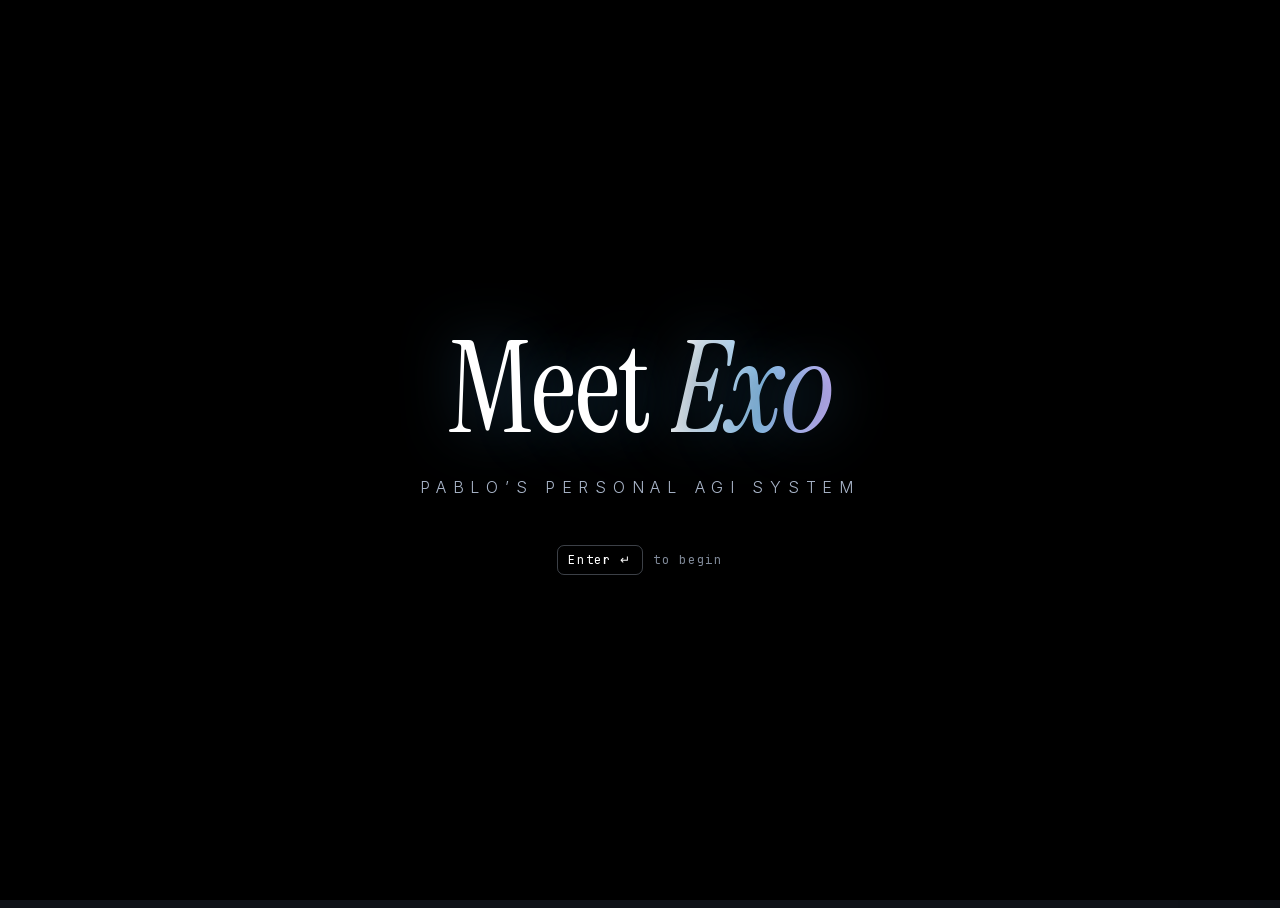
<file: index.html>
<!doctype html>
<html lang="en">
<head>
<meta charset="utf-8">
<meta name="viewport" content="width=device-width, initial-scale=1, viewport-fit=cover">
<title>Exo</title>
<meta name="apple-mobile-web-app-capable" content="yes">
<meta name="mobile-web-app-capable" content="yes">
<meta name="apple-mobile-web-app-title" content="Exo">
<meta name="apple-mobile-web-app-status-bar-style" content="black-translucent">
<meta name="theme-color" content="#0F1218">
<link rel="icon" type="image/svg+xml" href="./icon.svg">


<link rel="preload" href="./vendor/instrument-serif-normal-400-latin.woff2" as="font" type="font/woff2" crossorigin>
<link rel="preload" href="./vendor/inter-normal-300-700-latin.woff2" as="font" type="font/woff2" crossorigin>
<link rel="stylesheet" href="./estilo.css">
<link rel="stylesheet" href="./overlay.css">
<!-- Exo v3 (2026-11-01). The shell, the home by time of day and the apps. Every card and every save still
     goes through the morning run (/run → jarvis.js) and servidor.py; the apps read v3api.py.
     Plan: 1 Projects/Exo v2/jarvis-v3-app-plan_2026-11-01.md -->
</head>
<body>
<svg width="0" height="0" style="position:absolute" aria-hidden="true">
  <defs>
    <symbol id="i-home" viewBox="0 0 24 24" fill="none" stroke-width="1.6" stroke-linecap="round" stroke-linejoin="round"><path d="M3.5 10.5 12 4l8.5 6.5V20a1 1 0 0 1-1 1H15v-6H9v6H4.5a1 1 0 0 1-1-1z"/></symbol>
    <symbol id="i-needs" viewBox="0 0 24 24" fill="none" stroke-width="1.6" stroke-linecap="round" stroke-linejoin="round"><circle cx="12" cy="12" r="8.5"/><path d="m8.5 12.2 2.4 2.4 4.8-5"/></symbol>
    <symbol id="i-prep" viewBox="0 0 24 24" fill="none" stroke-width="1.6" stroke-linecap="round" stroke-linejoin="round"><rect x="5" y="3.5" width="14" height="17" rx="2.5"/><path d="M9 8h6M9 12h6M9 16h3.5"/></symbol>
    <symbol id="i-cal" viewBox="0 0 24 24" fill="none" stroke-width="1.6" stroke-linecap="round" stroke-linejoin="round"><rect x="3.5" y="5" width="17" height="15.5" rx="2.5"/><path d="M8 3v4M16 3v4M3.5 10h17"/></symbol>
    <symbol id="i-mail" viewBox="0 0 24 24" fill="none" stroke-width="1.6" stroke-linecap="round" stroke-linejoin="round"><rect x="3" y="5.5" width="18" height="13" rx="2.5"/><path d="m4 7 8 6 8-6"/></symbol>
    <symbol id="i-tasks" viewBox="0 0 24 24" fill="none" stroke-width="1.6" stroke-linecap="round" stroke-linejoin="round"><path d="M9 6.5h11M9 12h11M9 17.5h11"/><path d="m3.5 6.5 1.3 1.3 2-2.4M3.5 12l1.3 1.3 2-2.4M3.5 17.5l1.3 1.3 2-2.4"/></symbol>
    <symbol id="i-council" viewBox="0 0 24 24" fill="none" stroke-width="1.6" stroke-linecap="round" stroke-linejoin="round"><circle cx="8" cy="9" r="3"/><circle cx="16.5" cy="9" r="3"/><path d="M2.5 19c.7-3 2.9-4.5 5.5-4.5s4.8 1.5 5.5 4.5M11 19c.7-3 2.9-4.5 5.5-4.5S21.3 16 22 19"/></symbol>
    <symbol id="i-learn" viewBox="0 0 24 24" fill="none" stroke-width="1.6" stroke-linecap="round" stroke-linejoin="round"><path d="M3 8.5 12 4l9 4.5-9 4.5z"/><path d="M7 10.5V15c0 1.5 2.2 3 5 3s5-1.5 5-3v-4.5M21 8.5V14"/></symbol>
    <symbol id="i-meet" viewBox="0 0 24 24" fill="none" stroke-width="1.6" stroke-linecap="round" stroke-linejoin="round"><rect x="9" y="3" width="6" height="11" rx="3"/><path d="M5.5 11a6.5 6.5 0 0 0 13 0M12 17.5V21"/></symbol>
    <symbol id="i-people" viewBox="0 0 24 24" fill="none" stroke-width="1.6" stroke-linecap="round" stroke-linejoin="round"><circle cx="12" cy="8" r="3.5"/><path d="M4.5 20c.9-3.8 3.9-5.5 7.5-5.5s6.6 1.7 7.5 5.5"/></symbol>
    <symbol id="i-notes" viewBox="0 0 24 24" fill="none" stroke-width="1.6" stroke-linecap="round" stroke-linejoin="round"><path d="M6 3.5h8l4 4V20a.5.5 0 0 1-.5.5h-11A.5.5 0 0 1 6 20z"/><path d="M14 3.5V8h4"/></symbol>
    <symbol id="i-wa" viewBox="0 0 24 24" fill="none" stroke-width="1.6" stroke-linecap="round" stroke-linejoin="round"><path d="M4 20l1.3-3.8A8 8 0 1 1 8.2 19z"/></symbol>
    <symbol id="i-in" viewBox="0 0 24 24" fill="none" stroke-width="1.6" stroke-linecap="round" stroke-linejoin="round"><rect x="3.5" y="3.5" width="17" height="17" rx="3"/><path d="M8 10.5V16M8 7.6v.1M11.5 16v-5.5M11.5 13c0-1.6 1-2.6 2.4-2.6 1.4 0 2.1.9 2.1 2.6V16"/></symbol>
    <symbol id="i-agents" viewBox="0 0 24 24" fill="none" stroke-width="1.6" stroke-linecap="round" stroke-linejoin="round"><circle cx="12" cy="12" r="2.5"/><circle cx="5" cy="6" r="1.8"/><circle cx="19" cy="6" r="1.8"/><circle cx="5" cy="18" r="1.8"/><circle cx="19" cy="18" r="1.8"/><path d="m6.5 7.2 3.6 3.2M17.5 7.2l-3.6 3.2M6.5 16.8l3.6-3.2M17.5 16.8l-3.6-3.2"/></symbol>
    <symbol id="i-brain" viewBox="0 0 24 24" fill="none" stroke-width="1.6" stroke-linecap="round" stroke-linejoin="round"><circle cx="12" cy="12" r="8.5"/><ellipse cx="12" cy="12" rx="3.6" ry="8.5"/><path d="M3.5 12h17"/></symbol>
    <symbol id="i-me" viewBox="0 0 24 24" fill="none" stroke-width="1.6" stroke-linecap="round" stroke-linejoin="round"><circle cx="12" cy="12" r="8.5"/><path d="M12 7.5V12l3 2"/></symbol>
    <symbol id="i-more" viewBox="0 0 24 24" fill="none" stroke-width="1.8" stroke-linecap="round"><circle cx="5.5" cy="12" r=".6"/><circle cx="12" cy="12" r=".6"/><circle cx="18.5" cy="12" r=".6"/></symbol>
    <symbol id="i-search" viewBox="0 0 24 24" fill="none" stroke-width="1.8" stroke-linecap="round"><circle cx="11" cy="11" r="6.5"/><path d="m20 20-4-4"/></symbol>
    <symbol id="i-x" viewBox="0 0 24 24" fill="none" stroke-width="2" stroke-linecap="round"><path d="M6 6l12 12M18 6 6 18"/></symbol>
    <symbol id="i-check" viewBox="0 0 24 24" fill="none" stroke-width="3" stroke-linecap="round" stroke-linejoin="round"><path d="m5 12.5 4.5 4.5L19 7.5"/></symbol>
    <symbol id="i-arrow" viewBox="0 0 24 24" fill="none" stroke-width="1.8" stroke-linecap="round" stroke-linejoin="round"><path d="M5 12h14M13 6l6 6-6 6"/></symbol>
    <symbol id="i-back" viewBox="0 0 24 24" fill="none" stroke-width="1.8" stroke-linecap="round" stroke-linejoin="round"><path d="M15 6l-6 6 6 6"/></symbol>
    <symbol id="i-spark" viewBox="0 0 24 24" fill="none" stroke-width="1.6" stroke-linecap="round" stroke-linejoin="round"><path d="M12 3v4M12 17v4M3 12h4M17 12h4M6 6l2.5 2.5M15.5 15.5 18 18M6 18l2.5-2.5M15.5 8.5 18 6"/></symbol>
    <symbol id="i-reply" viewBox="0 0 24 24" fill="none" stroke-width="1.7" stroke-linecap="round" stroke-linejoin="round"><path d="M10 8 5 12.5l5 4.5"/><path d="M5.5 12.5H14a5 5 0 0 1 5 5V19"/></symbol>
    <symbol id="i-ext" viewBox="0 0 24 24" fill="none" stroke-width="1.7" stroke-linecap="round" stroke-linejoin="round"><path d="M14 4h6v6M20 4l-9 9"/><path d="M18 14v4.5a1.5 1.5 0 0 1-1.5 1.5h-11A1.5 1.5 0 0 1 4 18.5v-11A1.5 1.5 0 0 1 5.5 6H10"/></symbol>
    <symbol id="i-phone" viewBox="0 0 24 24"><path d="M6.6 3h3l1.5 4.2-2.1 1.5a12 12 0 0 0 6.3 6.3l1.5-2.1L21 14.4v3A2.6 2.6 0 0 1 18.4 20 15.4 15.4 0 0 1 4 5.6 2.6 2.6 0 0 1 6.6 3z" fill="none" stroke="currentColor" stroke-width="1.6" stroke-linejoin="round"/></symbol><symbol id="i-play" viewBox="0 0 24 24" fill="none" stroke-width="1.7" stroke-linecap="round" stroke-linejoin="round"><path d="M7 4.5v15l12-7.5z"/></symbol>
  </defs>
</svg>

<canvas id="sky" aria-hidden="true"></canvas>
<canvas id="skyFx" aria-hidden="true"></canvas>
<div class="veil-top" aria-hidden="true"></div>

<div class="shell">
  <aside class="side" aria-label="Exo">
    <div class="brand"><span class="mark" aria-hidden="true"></span><b>Exo</b></div>
    <div class="prio"><div class="kick">Today's one thing</div><p id="prio" class="empty">—</p></div>
    <nav class="nav" id="nav" aria-label="Sections"></nav>
    <div class="side-foot">
      <div class="row"><span class="pip" id="pipAgents"></span><span id="agentsLine">Reading your agents…</span></div>
      <div class="row"><span class="pip off" id="pipSync"></span><span id="syncLine">Connecting…</span></div>
    </div>
  </aside>

  <main class="main" id="main">
    <section class="view" id="v-home" data-view="home" aria-label="Home"></section>
    <section class="view flush" id="v-needs" data-view="needs" aria-label="Needs you"></section>
    <section class="view" id="v-prep" data-view="prep" aria-label="Meeting prep"></section>
    <section class="view" id="v-cal" data-view="cal" aria-label="Calendar"></section>
    <section class="view" id="v-mail" data-view="mail" aria-label="Mail"></section>
    <section class="view" id="v-tasks" data-view="tasks" aria-label="Tasks"></section>
    <section class="view" id="v-outreach" data-view="outreach" aria-label="Outreach"></section>
    <section class="view" id="v-promises" data-view="promises" aria-label="Never miss anything"></section>
    <section class="view" id="v-council" data-view="council" aria-label="Council"></section>
    <section class="view flush" id="v-learn" data-view="learn" aria-label="Learn"></section>
    <section class="view" id="v-meet" data-view="meet" aria-label="Meetings"></section>
    <section class="view" id="v-people" data-view="people" aria-label="People"></section>
    <section class="view" id="v-notes" data-view="notes" aria-label="Notes"></section>
    <section class="view" id="v-wa" data-view="wa" aria-label="WhatsApp"></section>
    <section class="view" id="v-in" data-view="in" aria-label="LinkedIn"></section>
    <section class="view" id="v-agents" data-view="agents" aria-label="Agents"></section>
    <section class="view" id="v-me" data-view="me" aria-label="Me"></section>
    <section class="view" id="v-more" data-view="more" aria-label="More"></section>

    <div class="cmd" id="cmd">
      <div class="pal" id="pal" role="listbox" aria-label="Results"></div>
      <div class="cmdbar">
        <svg class="lens" aria-hidden="true"><use href="#i-search"/></svg>
        <label for="q" class="sr">Search or ask Exo</label>
        <input id="q" type="text" autocomplete="off" spellcheck="false" placeholder="Search notes, people, preps — or ask Exo anything">
        <span class="kbd" aria-hidden="true">⌘K</span>
        <button class="orb" id="orb" type="button" aria-label="Talk to Exo"></button>
      </div>
      <div class="hints" id="hints"></div>
    </div>
  </main>
</div>

<nav class="tabs" id="tabs" aria-label="Exo">
  <button data-go="home" type="button"><svg aria-hidden="true"><use href="#i-home"/></svg>Home</button>
  <button data-go="prep" type="button"><svg aria-hidden="true"><use href="#i-prep"/></svg>Prep<span class="badge" id="tbPrep"></span></button>
  <button class="orb" id="orbM" type="button" aria-label="Talk to Exo"></button>
  <button data-go="outreach" type="button"><svg aria-hidden="true"><use href="#i-people"/></svg>Outreach<span class="badge" id="tbOut"></span></button><span id="tbNeeds" hidden></span>
  <button data-go="more" type="button"><svg aria-hidden="true"><use href="#i-more"/></svg>More</button>
</nav>

<div class="scrim" id="scrim"></div>
<aside class="sheet" id="sheet" role="dialog" aria-modal="true" aria-labelledby="shTitle">
  <div class="hd"><div><div class="kick" id="shKick"></div><h3 id="shTitle"></h3></div><button class="x" id="shClose" type="button" aria-label="Close"><svg><use href="#i-x"/></svg></button></div>
  <div class="bd" id="shBody"></div>
  <div class="ft" id="shFoot"></div>
</aside>

<div class="voice" id="voice" role="dialog" aria-modal="true" aria-label="Talking to Exo">
  <div class="state" id="vState">Connecting</div>
  <div class="big" id="vOrb"></div>
  <div class="said" id="vSaid"></div>
  <div class="reply" id="vReply"></div>
  <div class="acts"><button class="btn" id="vEnd" type="button">End</button></div>
</div>

<div class="toast" id="toast" role="status" aria-live="polite"><span id="toastMsg"></span></div>
<div class="complete" id="complete"><b>Morning complete.</b><span>Close Exo. Your agents keep working.</span></div>

<script src="./demo.js"></script>
<script type="module" src="./app.js"></script>
<script type="module" src="./overlay.js"></script>
</body>
</html>
</file>
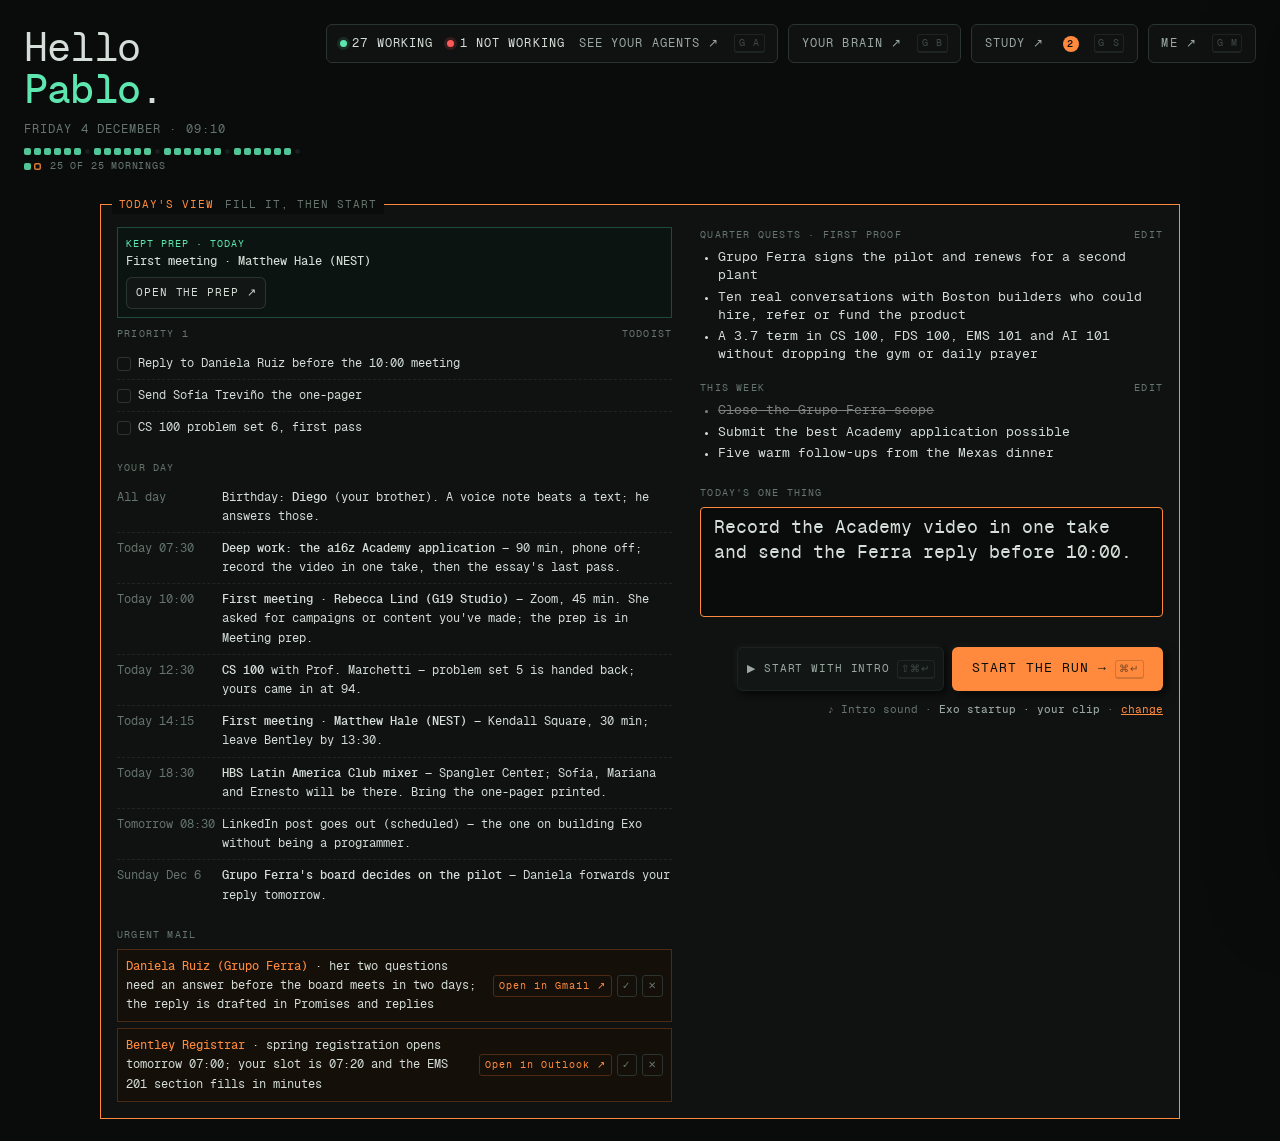
<file: run/index.html>
<!doctype html>
<html lang="en">
<head>
<meta charset="utf-8">
<script src="demo.js"></script>
<meta name="viewport" content="width=device-width, initial-scale=1, viewport-fit=cover">
<title>Exo · demo</title>
<!-- iPhone home screen (2026-10-21): Safari takes the icon and the full-screen mode only from these tags. -->
<meta name="apple-mobile-web-app-capable" content="yes">
<meta name="mobile-web-app-capable" content="yes">
<meta name="apple-mobile-web-app-title" content="Exo">
<meta name="apple-mobile-web-app-status-bar-style" content="black-translucent">
<meta name="theme-color" content="#0A0C0B">
<link rel="apple-touch-icon" href="../icon.png">
<!-- Pablo's morning run (2026-10-15). The design comes from eleven rounds with him (1 Projects/Exo v2/
     jarvis-rediseno-gustos_2026-10-14.md); every row, number and button comes from his files in 5 Sistema/
     through servidor.py. Rules and traps: GUIA.md, section "The morning run — the real panel". -->
<style>
:root{
  --bg:#0A0C0B; --tile:#0F1211; --tile-2:#121615; --tile-3:#161B19; --line:#1E2522; --line-2:#2A3430;
  --tx:#D5DED9; --tx-2:#9AA8A1; --mu:#66756E; --faint:#3A4641;
  --mint:#5EE6B0; --mint-dim:#1F4A3B; --amber:#FF8A3D; --amber-dim:#4D2A14; --red:#FF5A5A; --track:#1A2420;
  --people:var(--amber); --commit:var(--amber); --think:var(--amber); --upkeep:var(--amber);
  --hi:rgba(255,255,255,.035); --sh:rgba(0,0,0,.65);
}
*{box-sizing:border-box;margin:0;padding:0}
html,body{background:var(--bg)}
body{font-family:'Geist Mono',ui-monospace,monospace;font-size:13px;line-height:1.6;color:var(--tx);min-height:100vh;padding:28px 24px 64px;-webkit-font-smoothing:antialiased}
body.lock{overflow:hidden}
a{color:inherit;text-decoration:none}
.wrap{max-width:1340px;margin:0 auto;position:relative;z-index:1}
/* background motion around the mouse (2026-10-15): invisible at rest, behind everything, never takes a click */
#bgfx{position:fixed;inset:0;width:100vw;height:100vh;pointer-events:none;z-index:0}
.up{text-transform:uppercase;letter-spacing:.09em}
.mu{color:var(--mu)}.t2{color:var(--tx-2)}.mint{color:var(--mint)}.amb{color:var(--amber)}
button{font:inherit;color:inherit}
input,textarea{font:inherit;color:var(--tx);background:var(--bg);border:1px solid var(--line-2);border-radius:4px;padding:8px 1.2ch;outline:none;width:100%}
input:focus,textarea:focus{border-color:var(--amber)}
input::placeholder,textarea::placeholder{color:var(--faint)}

/* greeting header */
.hello{display:flex;align-items:flex-end;justify-content:space-between;gap:3ch;flex-wrap:wrap}
.hello h1{font-size:40px;font-weight:400;letter-spacing:-.02em;line-height:1.05}
.hello h1 b{font-weight:500;color:var(--mint)}
.hello .d{color:var(--mu);font-size:12px;margin-top:8px}
.started .hello h1{font-size:24px}
.agents-btn{display:flex;align-items:center;gap:2ch;border:1px solid var(--line-2);background:var(--tile);padding:9px 1.8ch;border-radius:6px;cursor:pointer;font-size:12px;transition:border-color .2s}
.agents-btn:hover{border-color:var(--mint-dim)}
.dot{display:inline-block;width:7px;height:7px;border-radius:50%;background:var(--mint);margin-right:.8ch;box-shadow:0 0 0 3px rgba(94,230,176,.12)}
.dot.r{background:var(--red);box-shadow:0 0 0 3px rgba(255,90,90,.15);animation:pulse 1.8s infinite}
@keyframes pulse{50%{box-shadow:0 0 0 6px rgba(255,90,90,0)}}

/* boxes */
.box{position:relative;border:1px solid var(--line);background:var(--tile);padding:22px 2ch 16px;transition:border-color .3s}
.legend{position:absolute;top:-.8em;left:1.5ch;background:var(--bg);padding:0 1ch;font-size:11px;display:flex;gap:1.5ch;align-items:center;white-space:nowrap}
.legend .r{color:var(--mu)}
.box.active{border-color:var(--amber)}.box.active>.legend .n{color:var(--amber)}

/* soft buttons */
.b{font-size:11px;letter-spacing:.08em;text-transform:uppercase;color:var(--tx-2);background:var(--tile-2);border:none;border-radius:6px;padding:7px 1.4ch;cursor:pointer;white-space:nowrap;display:inline-flex;align-items:center;gap:.8ch;
   box-shadow:-2px -2px 5px var(--hi),3px 3px 7px var(--sh),inset 0 0 0 1px #1b2220;transition:box-shadow .15s,color .15s}
.b:hover{color:var(--tx)}.b.ok:hover{color:var(--mint)}.b.no:hover{color:var(--red)}
.b:active,.b.pressed{box-shadow:inset 2px 2px 5px var(--sh),inset -2px -2px 5px var(--hi);color:var(--mint)}
.b.big{font-size:13px;padding:12px 2.4ch;color:var(--bg);background:var(--amber);box-shadow:-2px -2px 6px var(--hi),4px 4px 10px var(--sh)}
.b.big:hover{color:var(--bg);filter:brightness(1.08)}
.b.link{background:none;box-shadow:inset 0 0 0 1px var(--line-2);border-radius:4px}
.b.go{color:var(--tx);box-shadow:inset 0 0 0 1px var(--line-2)}
.b.go:hover{color:var(--mint);box-shadow:inset 0 0 0 1px var(--mint-dim)}
.badge{display:inline-block;min-width:2.2ch;padding:0 .7ch;margin-left:.8ch;border-radius:9px;background:var(--amber);color:var(--bg);font-size:10px;text-align:center;font-weight:600;vertical-align:2px}
.rate{font-size:11px;color:var(--amber);border:1px solid var(--amber-dim);border-radius:3px;padding:0 .8ch;margin-left:1ch;vertical-align:2px;letter-spacing:.06em}

/* rows */
.rows{display:grid;grid-template-columns:minmax(0,1fr);gap:8px}
.row{display:grid;grid-template-columns:minmax(0,1fr) auto;gap:1.5ch;align-items:center;padding:11px 1.5ch;background:var(--tile-2);border:1px solid var(--line);transition:opacity .45s,filter .45s,border-color .2s,transform .2s}
.row:hover{border-color:var(--line-2)}
.row .tag{font-size:10px;color:var(--mu);letter-spacing:.12em;text-transform:uppercase;display:flex;gap:1.2ch;flex-wrap:wrap}
.row .ti{font-size:14px;margin:2px 0 1px}
.row .ctx{font-size:12px;color:var(--mu)}
.voices{display:grid;gap:10px;margin-top:10px}.voices .vh{font-size:12px;color:var(--mu)}.voices .vh b{color:var(--tx-2);font-weight:500}.voices .quote{margin-top:4px}.voices details summary{font-size:12px;color:var(--mu);cursor:pointer}.voices details .voice{margin-top:8px}
.row .msg{font-size:12px;color:var(--tx-2);border-left:2px solid var(--line-2);padding-left:1.2ch;margin-top:6px}
.row .links{display:flex;gap:6px;margin-top:8px;flex-wrap:wrap}
/* 2026-10-28 — a long "Open: <recording title>" link button would not wrap and pushed its column wider than the others */
.row .links .b{white-space:normal;max-width:100%;text-align:left}
.row .btns{display:flex;gap:6px;flex-wrap:wrap;justify-content:flex-end}
.row .btns .b.say{flex-basis:100%;justify-content:space-between;text-align:left;white-space:normal;line-height:1.35;text-transform:none;letter-spacing:0;font-size:13px}
.row.done{opacity:.28;filter:blur(1.1px) grayscale(1)}.row.done:hover{opacity:.55;filter:none}
.row.flash{border-color:var(--amber);transform:translateX(4px)}
.age{color:var(--faint)}.age.old{color:var(--amber)}
.tile:not(.wide) .row,.split .row{grid-template-columns:1fr}.tile:not(.wide) .row .btns,.split .row .btns{justify-content:flex-start}

/* layout */
.grid{display:grid;grid-template-columns:minmax(0,1fr) 36ch;gap:26px 20px;margin-top:30px;align-items:start}
.col{display:grid;gap:22px;align-content:start}
.tiles{display:grid;grid-template-columns:repeat(2,minmax(0,1fr));gap:12px}
.tile{border:1px solid var(--line);background:var(--tile-2);padding:14px 1.8ch;display:flex;flex-direction:column;gap:10px;transition:opacity .45s,filter .45s,border-color .2s}
.tile.wide{grid-column:1/-1}
.tile.done{opacity:.3;filter:blur(1.1px) grayscale(1)}.tile.done:hover{opacity:.6;filter:none}
.th{display:flex;justify-content:space-between;align-items:flex-start;gap:1.5ch}
.th .nm{font-size:10px;letter-spacing:.12em;text-transform:uppercase;display:flex;align-items:center;gap:.8ch}
.th .nm::before{content:"";width:6px;height:6px;background:var(--c)}
.th .nm{color:var(--c)}
.th h3{font-size:15px;font-weight:500;margin-top:2px}
.th .acts{display:flex;gap:6px;flex-wrap:wrap;justify-content:flex-end}
.counts{display:flex;gap:2.5ch;flex-wrap:wrap;font-size:12px;color:var(--tx-2)}
.counts b{font-weight:500;color:var(--tx);font-size:18px;margin-right:.6ch}
.note{font-size:11px;color:var(--mu)}

/* tiers: one open at a time */
.tier.closed{border-color:var(--mint-dim);padding:14px 2ch;cursor:pointer}
.tier.closed>.legend .n{color:var(--mint)}
.tier.future{padding:14px 2ch;opacity:.5}
.tier .line{display:flex;justify-content:space-between;gap:2ch;font-size:12px;color:var(--tx-2)}
.tier.closed .line::before{content:"✓";color:var(--mint);margin-right:1ch}
.closebar{display:flex;justify-content:space-between;align-items:center;gap:2ch;margin-top:16px;padding-top:14px;border-top:1px dashed var(--line-2)}
.closebar .left{font-size:12px;color:var(--mu)}
.closebar.ready .left{color:var(--mint)}
.tier.opening{animation:open .45s ease-out}
@keyframes open{from{opacity:.4;transform:translateY(8px)}to{opacity:1;transform:none}}

/* today card */
.start{max-width:1080px;margin:30px auto 0;border-color:var(--amber)}
.start .in{display:grid;grid-template-columns:minmax(0,1.2fr) minmax(0,1fr);gap:28px}
.tl div{display:grid;grid-template-columns:8ch 1fr;padding:6px 0;border-top:1px dashed var(--line);font-size:12px}
.tl div:first-child{border-top:none}
.tl .k{color:var(--mu)}
.sec{font-size:10px;letter-spacing:.12em;color:var(--mu);text-transform:uppercase;margin:16px 0 6px;display:flex;justify-content:space-between}
.p1{display:grid;gap:0}
.p1 div{display:grid;grid-template-columns:3ch minmax(0,1fr);align-items:start;padding:6px 0;border-top:1px dashed var(--line);font-size:12px}
.p1 div:first-child{border-top:none}
.p1 .chk{width:14px;height:14px;margin-top:3px;border:1px solid var(--line-2);border-radius:3px;background:none;color:var(--tx-2);font:inherit;font-size:10px;line-height:12px;cursor:pointer;padding:0}
.p1 .chk:hover{border-color:var(--tx-2)}
.p1 .done span{color:var(--mu);text-decoration:line-through}
.mail{display:grid;gap:6px}
.mail div{display:flex;justify-content:space-between;align-items:center;gap:1.5ch;border:1px solid var(--amber-dim);background:#150f0a;padding:7px 1.2ch;font-size:12px}
.mail div b{font-weight:500;color:var(--amber)}
.mail a{font-size:10px;letter-spacing:.1em;color:var(--amber);border:1px solid var(--amber-dim);border-radius:3px;padding:2px .8ch;white-space:nowrap}
.mail a:hover{background:var(--amber);color:var(--bg)}
.obj textarea{font-size:18px;min-height:110px;resize:none;line-height:1.4}
.side .one{font-size:17px;font-weight:500;line-height:1.35;margin:2px 0 8px}
.pins{display:grid;gap:6px}
.pin{display:flex;align-items:flex-start;gap:1ch;border:1px solid var(--line-2);background:var(--tile-2);padding:6px 1.2ch;border-radius:3px;font-size:12px}
.pin small{color:var(--c,var(--mu));font-size:10px;letter-spacing:.08em;text-transform:uppercase;white-space:nowrap;margin-top:1px}
.pin span{flex:1}
.pin .x{cursor:pointer;color:var(--mu)}
.pin-add{display:flex;gap:6px;margin-top:6px}.pin-add input{padding:5px 1ch;font-size:12px}
.empty{color:var(--faint);font-size:12px}

/* done banner */
.banner{border:1px solid var(--mint);background:#0d1512;padding:26px 2.5ch;position:relative;animation:open .5s ease-out}
.banner h2{font-size:26px;font-weight:500;color:var(--mint);margin-bottom:4px}
.foot{margin-top:22px;font-size:11px;color:var(--faint);text-align:center}
.savewarn{position:fixed;right:14px;bottom:12px;z-index:60;font-size:11px;color:var(--amber);background:var(--bg,#0A0C0B);border:1px solid var(--amber-dim);padding:6px 10px;border-radius:3px}

/* sheet */
.veil{position:fixed;inset:0;background:rgba(4,6,5,.6);backdrop-filter:blur(3px);opacity:0;pointer-events:none;transition:opacity .25s;z-index:10}
.veil.show{opacity:1;pointer-events:auto}
.sheet{position:fixed;top:10px;right:10px;bottom:10px;width:min(1120px,calc(100vw - 20px));background:var(--bg);border:1px solid var(--line-2);border-radius:12px;z-index:11;overflow:hidden;
  transform:translateX(105%);transition:transform .42s cubic-bezier(.22,1,.36,1);display:flex;flex-direction:column;box-shadow:-30px 0 80px rgba(0,0,0,.5)}
.sheet.show{transform:none}
.sheet::before{content:"";position:absolute;inset:0 0 auto 0;height:220px;background:radial-gradient(120% 100% at 0% 0%,color-mix(in srgb,var(--c) 22%,transparent),transparent 70%);pointer-events:none}
.sheet::after{content:"";position:absolute;top:0;left:0;right:0;height:3px;background:var(--c)}
.sh-head{position:relative;display:flex;justify-content:space-between;align-items:flex-start;padding:26px 3ch 18px;gap:2ch}
.sh-head .kick{font-size:11px;letter-spacing:.14em;text-transform:uppercase;color:var(--c)}
.sh-head h2{font-size:26px;font-weight:500;letter-spacing:-.01em;margin-top:4px}
.chips{display:flex;gap:8px;flex-wrap:wrap;margin-top:12px}
.chip{border:1px solid color-mix(in srgb,var(--c) 40%,transparent);background:color-mix(in srgb,var(--c) 8%,transparent);color:var(--tx);border-radius:20px;padding:3px 1.4ch;font-size:11px}
.chip b{color:var(--c);font-weight:600;margin-right:.6ch}
.sh-body{position:relative;flex:1;overflow:auto;padding:12px 3ch 40px}
.sh-body.flush{padding:0}
.split{display:grid;grid-template-columns:repeat(var(--n,2),minmax(0,1fr));gap:26px 18px;align-items:start}
.sheet .box{background:color-mix(in srgb,var(--c) 3%,var(--tile))}
.sheet .box>.legend .n{color:var(--c)}
.sheet .box{border-top:2px solid color-mix(in srgb,var(--c) 55%,transparent)}
.sheet .row:hover{border-color:color-mix(in srgb,var(--c) 45%,transparent)}
.sheet .row{animation:in .35s both}
.sheet .row:nth-child(2){animation-delay:.04s}.sheet .row:nth-child(3){animation-delay:.08s}.sheet .row:nth-child(4){animation-delay:.12s}.sheet .row:nth-child(5){animation-delay:.16s}.sheet .row:nth-child(6){animation-delay:.2s}
@keyframes in{from{opacity:0;transform:translateY(6px)}}
.tabs{display:flex;gap:6px;margin-bottom:22px}
.tabs .b.pressed{color:var(--c)}
table{width:100%;border-collapse:collapse;font-size:12px}
th{font-weight:400;text-align:left;color:var(--mu);font-size:10px;letter-spacing:.12em;text-transform:uppercase;padding:6px 1ch;border-bottom:1px solid var(--line-2)}
td{padding:9px 1ch;border-bottom:1px dashed var(--line);vertical-align:top}
tr:hover td{background:var(--tile-2)}
.st{font-size:10px;letter-spacing:.1em;text-transform:uppercase;padding:1px .8ch;border:1px solid var(--line-2);border-radius:3px;color:var(--tx-2)}
.st.m{color:var(--mint);border-color:var(--mint-dim)}.st.a{color:var(--amber);border-color:var(--amber-dim)}
.think{columns:2 380px;column-gap:18px}
.think .box{break-inside:avoid;margin-bottom:28px}
.pinb{cursor:pointer;color:var(--faint);font-size:12px;border:none;background:none;padding:0 .5ch}
.pinb:hover,.pinb.on{color:var(--amber)}
.card{border:1px solid var(--line);background:var(--tile-2);padding:10px 1.4ch;margin-top:8px;display:grid;grid-template-columns:minmax(0,1fr) auto;gap:1ch}
.card .q{font-size:13px}.card .a{font-size:12px;color:var(--mu);margin-top:4px}
.bar3{display:flex;height:6px;gap:2px;margin-top:6px}.bar3 i{background:var(--track);flex:1}.bar3 i.on{background:var(--c)}
iframe{border:0;width:100%;height:100%;display:block;background:var(--bg)}
.toast{position:fixed;bottom:22px;left:50%;transform:translateX(-50%) translateY(8px);background:var(--tile-3);border:1px solid var(--mint-dim);color:var(--mint);padding:8px 2ch;font-size:12px;z-index:20;opacity:0;transition:opacity .25s,transform .25s;pointer-events:none;border-radius:6px}
.toast.show{opacity:1;transform:translateX(-50%)}

@media (max-width:1000px){.grid{grid-template-columns:1fr}.start .in{grid-template-columns:1fr}.split{grid-template-columns:1fr}}
@media (max-width:640px){body{padding:16px 16px 40px}.hello h1{font-size:30px}.tiles{grid-template-columns:1fr}.row{grid-template-columns:1fr}.row .btns{justify-content:flex-start}.sh-head{padding:22px 16px 14px}.sh-body{padding:10px 16px 30px}}
/* ── v4 additions ── */
.steps{display:flex;align-items:center;gap:.6ch;font-size:11px;letter-spacing:.1em}
.steps .s{border:1px solid var(--line-2);border-radius:3px;padding:1px .9ch;color:var(--mu)}
.steps .s.cur{border-color:var(--amber);color:var(--amber)}
.steps .s.done{border-color:var(--mint-dim);color:var(--bg);background:var(--mint)}
.steps i{width:2ch;height:1px;background:var(--line-2)}.steps i.done{background:var(--mint-dim)}
.hright{display:flex;align-items:center;gap:2ch;flex-wrap:wrap}
.kchip{font-size:10px;color:var(--mu);border:1px solid var(--line-2);border-bottom-width:2px;border-radius:3px;padding:0 .6ch;margin-left:.2ch;display:none}
.kchip{display:inline-block;opacity:.55}
.focus .kchip,.palette .kchip,.help .kchip{display:inline-block;opacity:1}
.row.focus,.tile.focus,.mtg.focus{border-color:var(--amber);background:#16110d}
.closebar.focus{border-top-color:var(--amber)}
.row.leave{animation:leave .22s ease-in forwards}
@keyframes leave{to{opacity:0;transform:translateX(18px);max-height:0;padding-top:0;padding-bottom:0;margin:0;border-width:0}}
/* 2026-10-16 — the cap lives only on a leaving row (its collapse animates from it). On every row it cut a long one
   (an open prep, a draft being edited) at 600px and the text spilled past the card's border. */
.row.leave{max-height:1500px}
.kind{font-size:9px;letter-spacing:.12em;border:1px solid var(--line-2);border-radius:3px;padding:0 .7ch;color:var(--tx-2)}
.kind.rev{color:var(--tx-2);border-color:var(--line-2)}
.kind.dec{color:var(--amber);border-color:var(--amber-dim)}
.edit textarea{margin-top:8px;font-size:12px;min-height:70px;resize:vertical}
.why{display:flex;gap:6px;margin-top:8px}.why input,.why textarea{flex:1;min-width:0}.why textarea{resize:vertical}
.allok{font-size:12px;color:var(--mint)}
.fyi{border:1px dashed var(--line-2);padding:8px 1.5ch;font-size:12px;color:var(--tx-2);cursor:pointer;margin-bottom:12px;display:flex;justify-content:space-between}
.fyi:hover{border-color:var(--mint-dim)}
.fyi-list{display:grid;gap:4px;margin:-6px 0 12px;font-size:12px;color:var(--mu);padding-left:2ch}
.fyi-list div::before{content:"·  ";color:var(--faint)}
.shut{border-color:var(--mint);background:#0c1411}
.shut h2{font-size:30px;font-weight:500;color:var(--mint);line-height:1.15}
.stats{display:flex;gap:3ch;flex-wrap:wrap;margin:16px 0}
.stats div{font-size:11px;color:var(--mu);letter-spacing:.1em;text-transform:uppercase}
.stats b{display:block;font-size:28px;color:var(--tx);font-weight:400;letter-spacing:0}
.approved{display:grid;gap:4px;font-size:12px;color:var(--tx-2);margin-bottom:16px}
.approved div::before{content:"✓  ";color:var(--mint)}
.ov{position:fixed;inset:0;background:rgba(4,6,5,.55);backdrop-filter:blur(3px);z-index:30;display:none;align-items:flex-start;justify-content:center;padding-top:14vh}
.ov.show{display:flex}
.palette,.help{width:min(620px,92vw);background:var(--tile);border:1px solid var(--line-2);border-radius:10px;box-shadow:0 30px 80px rgba(0,0,0,.6);overflow:hidden}
.palette input{border:none;border-bottom:1px solid var(--line);border-radius:0;font-size:15px;padding:14px 2ch;background:var(--tile)}
.palette .list{max-height:52vh;overflow:auto;padding:6px}
.palette .it{display:flex;justify-content:space-between;align-items:center;padding:9px 1.5ch;border-radius:6px;cursor:pointer;font-size:13px}
.palette .it.on{background:var(--tile-3);color:var(--mint)}
.palette .foot2,.help .foot2{font-size:10px;color:var(--mu);letter-spacing:.1em;text-transform:uppercase;padding:9px 2ch;border-top:1px solid var(--line)}
.help .grid2{display:grid;grid-template-columns:repeat(2,minmax(0,1fr));gap:6px 3ch;padding:18px 2.5ch}
.help .grid2 div{display:flex;justify-content:space-between;font-size:12px;color:var(--tx-2)}
.help h3{font-size:12px;letter-spacing:.12em;text-transform:uppercase;color:var(--mu);font-weight:400;padding:16px 2.5ch 0}
.sheet.instant{transition:none}
.toast{pointer-events:auto;display:flex;gap:2ch;align-items:center}
.toast button{background:none;border:none;color:var(--tx);text-decoration:underline;cursor:pointer;font-size:12px}
.hint{font-size:10px;color:var(--faint);letter-spacing:.1em;text-transform:uppercase;text-align:right;margin-top:-10px}
.ans input{margin-top:8px}
.b.big.ok,.closebar.ready .b.big{background:var(--mint)}
.steps .s{cursor:pointer}.steps .s.skip{border-style:dashed;border-color:var(--amber);color:var(--amber)}
.tier.future,.tier.skipped{cursor:pointer;opacity:.6}.tier.future:hover,.tier.skipped:hover{opacity:.9}
.tier.skipped{border-style:dashed;border-color:var(--amber-dim);opacity:.85}
.closebar .acts2{display:flex;gap:6px;flex-wrap:wrap;justify-content:flex-end}
.mtgs{display:grid;gap:8px}
.mtg{display:flex;justify-content:space-between;align-items:center;gap:2ch;border:1px solid var(--line);background:var(--tile-2);padding:11px 1.5ch;transition:border-color .2s}
.mtg .ti{font-size:14px}.mtg .tag{font-size:10px;color:var(--mu);letter-spacing:.12em;text-transform:uppercase}
.mtg.done{opacity:.35;filter:blur(1px) grayscale(1)}
.prep h4{font-size:10px;letter-spacing:.12em;color:var(--mu);text-transform:uppercase;font-weight:400;margin:12px 0 4px}
.prep p,.prep li{font-size:13px;color:var(--tx-2);line-height:1.55}.prep ol{padding-left:2.5ch}
.card.focus{border-color:var(--amber)}
.tag .fu{color:var(--amber)}
.row.rev{grid-template-columns:1fr}.row.rev .btns{justify-content:flex-start}
/* ── v6 additions ── */
.row .msg.full{white-space:pre-line;font-size:12.5px;line-height:1.6;color:var(--tx);padding:8px 1.4ch;background:var(--bg);border-left-color:var(--amber-dim)}
.thread{margin-top:8px;display:grid;gap:6px}
.thread .m{border:1px solid var(--line);background:var(--bg);padding:7px 1.3ch;font-size:12px;color:var(--tx-2)}
.thread .m .h{font-size:10px;letter-spacing:.1em;text-transform:uppercase;color:var(--mu);margin-bottom:2px}
.thread .m.next{border-color:var(--amber-dim)}.thread .m.next .h{color:var(--amber)}
.close-x{margin-left:auto}
.tabs{position:sticky;top:-12px;z-index:3;background:var(--bg);padding:12px 0 12px;margin:-12px 0 18px;align-items:center;border-bottom:1px solid var(--line)}
.addmine{display:grid;grid-template-columns:1fr 1fr auto;gap:6px;margin-bottom:12px;padding-bottom:12px;border-bottom:1px dashed var(--line-2)}
.yournote{font-size:12px;color:var(--mint);margin-top:6px}
.fc{border:1px solid var(--line);background:var(--tile-2);padding:12px 1.4ch;margin-top:8px}
.fc .q{font-size:13px;margin-bottom:8px}
.fcform textarea{resize:none;overflow:hidden;line-height:1.4;min-height:0}
.clsfold{margin-top:10px}.clsfold .rows{margin-top:8px}
.fc .cmp{display:grid;grid-template-columns:1fr 1fr;gap:8px;margin-top:8px}
.fc .cmp div{border:1px solid var(--line);padding:6px 1.2ch;font-size:12px;background:var(--bg)}
.fc .cmp small{display:block;font-size:10px;letter-spacing:.1em;text-transform:uppercase;color:var(--mu)}
.fc .cmp .right{border-color:var(--mint-dim)}.fc .cmp .right small{color:var(--mint)}
.fc.focus{border-color:var(--amber)}
.fc.done{opacity:.35}
.kept{border:1px solid var(--mint-dim);background:#0c1411;padding:8px 1.2ch;margin-bottom:8px;font-size:12px}
.kept .t{color:var(--mint);font-size:10px;letter-spacing:.1em;text-transform:uppercase}
.kept b{font-weight:500;color:var(--tx)}
.kept ol{padding-left:2.5ch;color:var(--tx-2);margin-top:4px}
/* ── v7 additions ── */
.sumlist{display:grid;gap:3px;font-size:12px;color:var(--tx-2)}
.sumlist div{display:flex;gap:1.5ch}.sumlist .k{color:var(--amber);min-width:13ch}
.topbar{display:flex;justify-content:flex-end;gap:6px;margin-bottom:16px}
.past{margin-top:18px;border:1px dashed var(--line-2);padding:8px 1.5ch;font-size:12px;color:var(--tx-2);cursor:pointer;display:flex;justify-content:space-between}
.past-list{display:grid;gap:4px;font-size:12px;color:var(--mu);padding:8px 2ch 0}
.up-row{display:flex;justify-content:space-between;align-items:center;gap:1.5ch;border:1px solid var(--line);background:var(--tile-2);padding:9px 1.4ch;font-size:12px}
.up-row .when{color:var(--mint);font-size:10px;letter-spacing:.1em;text-transform:uppercase}
.up-list{display:grid;gap:8px}
.quote{border-left:2px solid var(--amber-dim);padding-left:1.2ch;margin-top:6px;font-size:12px;color:var(--tx-2);font-style:italic}
.fc .meta{display:flex;justify-content:space-between;font-size:10px;letter-spacing:.1em;text-transform:uppercase;color:var(--mu);margin-bottom:6px}
.srs{display:grid;grid-template-columns:repeat(4,minmax(0,1fr));gap:6px;margin-top:10px}
.srs .b{flex-direction:column;align-items:flex-start;gap:0;padding:7px 1.2ch}
.srs .b small{font-size:10px;color:var(--mu);text-transform:none;letter-spacing:0}
.cz{display:none;gap:4px}.customize .cz{display:flex}
.cz button{font-size:11px;background:var(--tile-3);border:1px solid var(--line-2);border-radius:4px;color:var(--tx-2);padding:1px .8ch;cursor:pointer}
.cz button:hover{color:var(--amber);border-color:var(--amber-dim)}
.customize .tile{outline:1px dashed var(--amber-dim);outline-offset:3px}
.czbar{display:none;position:sticky;top:8px;z-index:5;margin:18px 0 0;border:1px solid var(--amber);background:#150f0a;border-radius:8px;padding:10px 2ch;align-items:center;gap:2ch;flex-wrap:wrap;font-size:12px}
.customize .czbar{display:flex}
.czbar .grp{display:flex;align-items:center;gap:6px}
.czbar .mu{font-size:10px;letter-spacing:.1em;text-transform:uppercase}
body.dense .tile{padding:9px 1.4ch;gap:6px}body.dense .row{padding:7px 1.2ch}body.dense .box{padding:18px 1.6ch 12px}body.dense .tiles{gap:8px}body.dense .grid{gap:18px 14px}
.chord{position:fixed;bottom:22px;right:22px;background:var(--tile-3);border:1px solid var(--amber-dim);color:var(--amber);font-size:11px;letter-spacing:.1em;padding:6px 1.5ch;border-radius:6px;display:none;z-index:21}
.chord.show{display:block}
/* ── v8 additions ── */
:root{--spring:cubic-bezier(.22,1,.36,1);--spring-ms:480ms;--pop:cubic-bezier(.34,1.3,.64,1)}
.sheet{transition:transform var(--spring-ms) var(--spring)}
.toast{transition:opacity .2s,transform var(--spring-ms) var(--spring)}
.b{transition:box-shadow .15s,color .15s,transform .32s var(--pop)}
.b:active{transform:scale(.97);transition-duration:.06s}
.sheet .row{animation:none}.sh-body.entering .row{animation:in .35s var(--spring) both}
.row.leaving{pointer-events:none}
::view-transition-group(grow){animation-duration:var(--spring-ms);animation-timing-function:var(--spring)}
::view-transition-old(grow),::view-transition-new(grow){animation-duration:.22s}
::view-transition-old(root),::view-transition-new(root){animation-duration:.2s}
.tabs{flex-wrap:wrap}.tabs .close-x{white-space:normal}
.dots{display:flex;gap:3px;margin-top:9px;align-items:center;flex-wrap:wrap}
.dots i{width:7px;height:7px;border-radius:2px;background:var(--mint);opacity:.85}
.dots i.miss{background:transparent;box-shadow:inset 0 0 0 1px var(--line-2)}
.dots i.rest{background:var(--faint);opacity:.35;transform:scale(.6)}
.dots i.today{background:transparent;box-shadow:inset 0 0 0 1.5px var(--amber)}
.dots i.today.done{background:var(--mint);box-shadow:0 0 0 3px rgba(94,230,176,.18)}
.dots span{font-size:10px;color:var(--mu);letter-spacing:.08em;margin-left:1ch;text-transform:uppercase}
.sr{position:absolute;width:1px;height:1px;overflow:hidden;clip:rect(0 0 0 0);white-space:nowrap}
#saved{color:var(--faint)}#saved.bad{color:var(--amber)}
.shut .still{font-size:46px;color:var(--mint);line-height:1;margin-bottom:6px}
@media (prefers-reduced-motion: reduce){
  *,*::before,*::after{animation-duration:.01ms!important;animation-iteration-count:1!important;scroll-behavior:auto!important}
  .sheet{transition:opacity .15s linear!important;transform:none!important;opacity:0;visibility:hidden}
  .sheet.show{opacity:1;visibility:visible}
  .toast{transition:opacity .15s linear!important;transform:translateX(-50%)!important}
  .b,.row,.tile{transition:color .15s,box-shadow .15s,border-color .15s!important;transform:none!important}
  .row.flash{transform:none}
}
/* ── v11: physics pile, bouncy level bar, 3D flashcards ── */
.pileslot{height:230px;margin:6px 0 14px;border:1px dashed var(--mint-dim);border-radius:6px;position:relative;overflow:hidden;background:radial-gradient(120% 90% at 50% 100%,rgba(94,230,176,.06),transparent 70%)}
.pileslot canvas{display:block;width:100%;height:100%;cursor:grab}.pileslot canvas:active{cursor:grabbing}
.pileslot .hint2{position:absolute;right:10px;top:8px;font-size:10px;letter-spacing:.1em;text-transform:uppercase;color:var(--faint);pointer-events:none}
.lvbar{position:relative;height:5px;background:var(--track);border-radius:3px;margin-top:16px;overflow:hidden}
.lvbar i{display:block;height:100%;width:0;border-radius:3px;background:linear-gradient(90deg,var(--amber),#FFB27A)}
.lvbar.full i{background:linear-gradient(90deg,var(--mint),#A8F5D6)}
.lvbar.shimmer i{background:linear-gradient(100deg,var(--mint) 0%,var(--mint) 40%,#fff 50%,var(--mint) 60%,var(--mint) 100%);background-size:250% 100%;animation:shim .9s ease-out 1}
@keyframes shim{from{background-position:100% 0}to{background-position:-60% 0}}
.lvlbl{display:flex;justify-content:space-between;font-size:10px;letter-spacing:.1em;text-transform:uppercase;color:var(--mu);margin-top:5px}
.fc3d{perspective:1000px;margin-top:8px}
.fc3d .fcin{display:grid;transform-style:preserve-3d;transition:transform .55s cubic-bezier(.3,1.35,.5,1)}
.fc3d .face{grid-area:1/1;backface-visibility:hidden;-webkit-backface-visibility:hidden;margin:0}
.fc3d .back{transform:rotateY(180deg)}
.fc3d.flipped .fcin{transform:rotateY(180deg)}
.fc3d.focus .face{border-color:var(--amber)}
.fc3d.enter{animation:fcIn .35s cubic-bezier(.2,1,.3,1)}
@keyframes fcIn{from{opacity:0;transform:translateY(10px) scale(.98)}}
@media (prefers-reduced-motion: reduce){.fc3d .fcin{transition:none}.fc3d.enter,.lvbar.shimmer i{animation:none}}
/* ── v10: the done pile, rolling numbers, the level nudge ── */
#pile{position:fixed;right:22px;bottom:22px;z-index:9;display:flex;align-items:center;gap:1ch;padding:8px 1.6ch;border:1px solid var(--mint-dim);background:#0c1411;border-radius:22px;font-size:12px;color:var(--mint);box-shadow:0 10px 30px rgba(0,0,0,.45);transform-origin:50% 100%}
#pile .lbl{color:var(--tx-2)}
.odo{display:inline-flex;font-variant-numeric:tabular-nums;font-weight:600;height:1.25em;overflow:hidden;line-height:1.25em}
.odo span{display:inline-block;height:1.25em;overflow:hidden}.odo span i{display:block;font-style:normal;transition:transform .45s var(--spring)}
.ghost{position:fixed;z-index:8;pointer-events:none;margin:0!important;box-shadow:0 10px 30px rgba(0,0,0,.4)}
body.nudge .wrap{animation:nudge .26s ease-out}
@keyframes nudge{20%{transform:translate(2px,-1px)}45%{transform:translate(-2px,1px)}70%{transform:translate(1px,0)}}
#snd{min-width:6ch}
@media (prefers-reduced-motion: reduce){body.nudge .wrap{animation:none}.odo span i{transition:none}}
/* ── v10: intro music chooser ── */
.mpick{margin-top:10px;text-align:right;font-size:11px;color:var(--mu)}.mpick b{color:var(--tx-2);font-weight:500}.mpick a{color:var(--amber);text-decoration:underline;cursor:pointer}
.mbox{margin-top:8px;border:1px solid var(--line-2);background:var(--tile-2);padding:10px 1.4ch;display:grid;gap:6px;text-align:left}
.mbox .row2{display:flex;gap:6px;flex-wrap:wrap;align-items:center}.mbox input[type=text]{padding:5px 1ch;font-size:12px}
.mbox small{color:var(--mu);font-size:11px;line-height:1.5}
/* ── v12: the top bar is Hello Pablo + your agents + your brain, on one line ── */
.hello{flex-wrap:nowrap;align-items:flex-start}.hello .hright{margin-top:-4px}.hello>div:first-child{min-width:0}
.hright{flex-wrap:nowrap;gap:10px}.steps[hidden]{display:none}
.hright .agents-btn{white-space:nowrap}
.flinks{display:inline-block;margin-top:8px}.flinks a{color:var(--mu);text-decoration:underline;text-underline-offset:3px;cursor:pointer}.flinks a:hover{color:var(--tx)}
@media (max-width:900px){.hello{flex-wrap:wrap}}
/* ── the real panel (2026-10-15): what the demo didn't need ── */
@font-face{font-family:'Geist Mono';font-weight:300;font-display:swap;src:url(vendor/geist-mono-300.woff2) format('woff2')}
@font-face{font-family:'Geist Mono';font-weight:400;font-display:swap;src:url(vendor/geist-mono-400.woff2) format('woff2')}
@font-face{font-family:'Geist Mono';font-weight:500;font-display:swap;src:url(vendor/geist-mono-500.woff2) format('woff2')}
@font-face{font-family:'Geist Mono';font-weight:600;font-display:swap;src:url(vendor/geist-mono-600.woff2) format('woff2')}
.row .ctx b,.row .ctx strong{color:var(--tx-2);font-weight:500}
.row .ctx em{font-style:italic}.row .ctx code,.md code{font-size:.92em;background:var(--tile-3);padding:0 .5ch;border-radius:3px}
.row .ctx a,.md a{color:var(--tx-2);text-decoration:underline;text-underline-offset:3px}
.row .ti b,.row .ti strong{font-weight:500}
.fold{margin-top:4px;border:1px dashed var(--line-2);padding:7px 1.4ch;font-size:11px;color:var(--mu);cursor:pointer;display:flex;justify-content:space-between;letter-spacing:.06em}
.fold:hover{border-color:var(--mint-dim);color:var(--tx-2)}
.foldrows{display:grid;gap:8px;margin-top:8px}
.md{font-size:13px;color:var(--tx-2);line-height:1.6}
.md h1{font-size:18px;font-weight:500;color:var(--tx);margin:4px 0 10px}
.md h2,.md h3,.md h4{font-size:10px;letter-spacing:.12em;text-transform:uppercase;color:var(--mu);font-weight:400;margin:14px 0 4px}
.md p{margin:6px 0}.md ul,.md ol{padding-left:2.5ch;margin:4px 0}.md li{margin:2px 0}
.md blockquote{border-left:2px solid var(--line-2);padding-left:1.2ch;color:var(--mu);margin:6px 0}
.md table{margin:8px 0}.md hr{border:none;border-top:1px dashed var(--line);margin:12px 0}
.prepdoc{margin-top:10px;border:1px solid var(--line);background:var(--bg);padding:10px 1.4ch;max-height:none}
.prepdoc .mu{font-size:11px}
.loading{color:var(--faint);font-size:12px}
.cnote{font-size:11px;color:var(--mu);margin-top:6px}
.yours{font-size:12px;color:var(--mint);margin-top:6px}
#saved.wait{color:var(--amber)}
.err-banner{display:none;margin:0 0 16px;border:1px solid var(--red);background:#1a0d0d;color:#ffb3b3;padding:9px 2ch;font-size:12px;border-radius:6px;gap:2ch;align-items:center;justify-content:space-between}
.err-banner.show{display:flex}
.err-banner button{background:none;border:1px solid #6b2a2a;color:#ffb3b3;border-radius:4px;padding:3px 1.2ch;cursor:pointer;font:inherit;font-size:11px}
.toast.bad{border-color:#6b2a2a;color:#ffb3b3}
select{font:inherit;color:var(--tx);background:var(--bg);border:1px solid var(--line-2);border-radius:4px;padding:8px 1ch;outline:none;width:100%}
select:focus{border-color:var(--amber)}
.addmine.g3{grid-template-columns:1fr 1fr auto}
.qs{display:grid;gap:8px}
.emptyday{color:var(--mu);font-size:12px;padding:6px 0}
.tl div{grid-template-columns:15ch minmax(0,1fr)}.side .tl div{grid-template-columns:1fr;gap:0}.tl div span:last-child{min-width:0}
.allday{display:grid;gap:4px;font-size:12px;color:var(--tx-2)}
.allday div::before{content:"·  ";color:var(--faint)}
.mail div span{min-width:0}
.mail .acts3{display:flex;gap:5px;align-items:center;flex:none}
.mail button{font:inherit;font-size:10px;letter-spacing:.1em;color:var(--mu);border:1px solid var(--line-2);background:none;border-radius:3px;padding:2px .8ch;cursor:pointer;text-transform:uppercase}
.mail button:hover{color:var(--tx)}
.legend{max-width:calc(100% - 3ch);overflow:hidden;text-overflow:ellipsis}.sheet .split>*{min-width:0}
.think .row,.sheet .box .row{grid-template-columns:1fr}.think .row .btns,.sheet .box .row .btns{justify-content:flex-start}
.levelnote{font-size:12px;color:var(--mu);padding:6px 0}
.who-opts{display:flex;gap:6px;flex-wrap:wrap}
.st.r{color:var(--red);border-color:#5a2222}
.pill{font-size:10px;letter-spacing:.1em;text-transform:uppercase;color:var(--mu)}
@media (max-width:640px){.hello{flex-wrap:wrap}.hright{flex-wrap:wrap}.hright .agents-btn{white-space:normal;flex-wrap:wrap;gap:1ch 2ch;max-width:100%}.sumlist div{flex-wrap:wrap}.split{--n:1!important}.addmine,.addmine.g3{grid-template-columns:1fr}.srs{grid-template-columns:repeat(2,minmax(0,1fr))}#pile{right:12px;bottom:12px}.toast{max-width:calc(100vw - 32px)}.closebar{flex-wrap:wrap}.th{flex-wrap:wrap}}

/* Opened from the iPhone home screen the page runs under the clock and the notch (2026-10-21). */
@supports (padding:env(safe-area-inset-top)){body{padding-top:max(16px,env(safe-area-inset-top));padding-left:max(16px,env(safe-area-inset-left));padding-right:max(16px,env(safe-area-inset-right))}@media (min-width:641px){body{padding-top:max(28px,env(safe-area-inset-top));padding-left:max(24px,env(safe-area-inset-left));padding-right:max(24px,env(safe-area-inset-right))}}}
/* 2026-10-21 · on his iPhone (a touch screen, no keyboard): no shortcut chips, and a bar along the bottom that reaches
   everything ⌘K and the G-chords reach on the Mac — Today, the brain, the agents, the study room (2026-10-21), and every command (☰). */
#tnav{display:none}
@media (hover:none) and (pointer:coarse){
  .kchip,.palette .kchip{display:none!important}.palette .foot2{display:none}
  body{padding-bottom:calc(92px + env(safe-area-inset-bottom))}
  #tnav{display:flex;position:fixed;left:0;right:0;bottom:0;z-index:25;gap:6px;padding:8px 12px calc(8px + env(safe-area-inset-bottom));background:rgba(10,12,11,.94);border-top:1px solid var(--line);backdrop-filter:blur(8px)}
  #tnav button{flex:1;font:inherit;font-size:11px;letter-spacing:.12em;text-transform:uppercase;color:var(--tx-2);background:var(--tile);border:1px solid var(--line-2);border-radius:8px;padding:12px 4px}
  #tnav button:active{color:var(--mint);border-color:var(--mint-dim)}
  .ov{padding-top:calc(12px + env(safe-area-inset-top))}.palette{max-height:calc(100vh - 130px - env(safe-area-inset-top) - env(safe-area-inset-bottom))}
  .palette .it{padding-top:12px;padding-bottom:12px}
  .sheet{top:calc(6px + env(safe-area-inset-top));bottom:calc(76px + env(safe-area-inset-bottom));right:6px;width:calc(100vw - 12px)}
}
/* the guided week close (2026-10-26) */
.wz{max-width:760px;margin:0 auto;display:flex;flex-direction:column;gap:14px}
.wzbar{display:flex;align-items:center;gap:2ch;font-size:11px}.wzbar .b{margin-left:auto}
.wzprog{flex:1;height:3px;background:var(--line);border-radius:2px;overflow:hidden}.wzprog i{display:block;height:100%;background:var(--amber);transition:width .3s}
.wz h2{font-size:26px;font-weight:500;margin:0}
.wzq{font-size:15px;line-height:1.5;color:var(--tx)}
.wz textarea{font-size:15px;line-height:1.45;min-height:90px;resize:vertical}
.wzyn{display:flex;gap:8px}.wzyn .b{min-width:9ch;box-shadow:inset 0 0 0 1px var(--line-2)}.wzyn .b.on{color:var(--bg);background:var(--mint)}
.wzsaid{font-size:12px;color:var(--tx-2);border-left:2px solid var(--mint);padding-left:1.2ch;display:flex;flex-direction:column;gap:4px}
.wzctx{font-size:12px;color:var(--tx-2);border:1px dashed var(--line-2);padding:10px 1.4ch;border-radius:4px}.wzctx summary{cursor:pointer;font-size:11px}
.wzdoc{border:1px solid var(--line);background:var(--tile-2);padding:16px 2ch;border-radius:6px;max-height:55vh;overflow:auto}
.wzfront{display:flex;flex-direction:column;gap:6px;font-size:11px;color:var(--mu)}
.wznav{display:flex;justify-content:space-between;align-items:center;gap:1ch;margin-top:6px;padding-top:14px;border-top:1px dashed var(--line-2)}
.wznav .acts2{display:flex;gap:6px;align-items:center}
@media (max-width:640px){.wz h2{font-size:21px}.wznav{flex-wrap:wrap}.wznav .acts2{width:100%;justify-content:flex-end;flex-wrap:wrap}}
</style>
</head>
<body>
<canvas id="bgfx" aria-hidden="true"></canvas>
<div class="wrap" id="wrap">
  <header class="hello">
    <div><h1>Hello <b>Pablo</b>.</h1><div class="d up" id="date"></div><div class="dots" id="dots" title="Mornings you completed · Sundays are rest days and never break it"></div></div>
    <div class="hright"><!-- 2026-10-22: the 01·02·03 steps left the header (Pablo); the levels stay on their keys and on each tile. -->
    <button class="agents-btn up" data-panel="world" id="agentsBtn"><span class="t2">See your agents ↗</span></button><button class="agents-btn up" data-brain title="Your second brain · G B"><span class="t2">Your brain ↗</span><span class="kchip" style="display:inline-block">G B</span></button><a class="agents-btn up" href="estudio.html" title="The study room · G S"><span class="t2">Study ↗</span><span class="badge" id="studyBadge" title="Urgent in your study queue" style="display:none"></span><span class="kchip" style="display:inline-block">G S</span></a><a class="agents-btn up" href="../index.html" title="Me — your time, your stats · G M"><span class="t2">Me ↗</span><span class="kchip" style="display:inline-block">G M</span></a></div>
  </header>
  <div class="czbar" id="czbar"><b class="amb">Customize</b>
    <span class="grp"><span class="mu">Text</span><button class="b" data-cz="zoom-">A−</button><button class="b" data-cz="zoom+">A+</button></span>
    <span class="grp"><span class="mu">Spacing</span><button class="b" data-cz="dense">Compact / roomy</button></span>
    <span class="grp"><span class="mu">Panels</span><button class="b" data-cz="sheet">Narrow / wide</button></span>
    <span class="t2" style="flex:1">On each tile: ← → move it · ⇔ half or full width</span>
    <button class="b" data-cz="reset">Reset</button><button class="b big ok" data-cz="done">Done</button></div>
  <div class="err-banner" id="errBanner"><span id="errMsg"></span><button id="errRetry">Try again</button></div>
  <div id="app"><p class="loading" style="margin-top:30px">Reading your files…</p></div>
  <!-- 2026-10-15: no footer (Pablo: "Eliminate the thing I gave you in the screenshot"). Start page, sound and Customize live in
       ⌘K and on their keys (G H, M, ?). One safety stays: this warning appears only if saving fails. -->
  <div id="saved" class="savewarn" role="status" hidden></div>
  <div id="live" class="sr" aria-live="polite"></div>
</div>

<div class="veil" id="veil"></div>
<aside class="sheet" id="sheet" aria-modal="true" role="dialog"><div class="sh-head"><div><div class="kick" id="shKick"></div><h2 id="shTitle"></h2><div class="chips" id="shChips"></div></div><button class="b" id="shClose">Close · Esc</button></div><div class="sh-body" id="shBody"></div></aside>
<nav id="tnav" aria-label="Exo"><button data-tnav="today">Today</button><button data-tnav="brain">Brain</button><button data-tnav="agents">Agents</button><button data-tnav="study">Study<span class="badge" id="studyBadgeT" style="display:none"></span></button><button data-tnav="me">Me</button><button data-tnav="menu">☰ All</button></nav>
<div class="ov" id="ovPal"><div class="palette"><input id="palIn" placeholder="Type a command…" autocomplete="off"><div class="list" id="palList"></div><div class="foot2">↑ ↓ move · enter run · esc close</div></div></div>
<div class="ov" id="ovHelp"><div class="help"><h3>Keyboard</h3><div class="grid2" id="helpGrid"></div><div class="foot2">esc close</div></div></div>
<div id="pile" title="Done this morning" style="display:none"><span>✓</span><span class="odo" id="odo"></span><span class="lbl">done this morning</span></div>
<div class="chord" id="chord">G then… A agents · B brain · H start · E events · L LinkedIn · T thinking · C cold · W warm · P prep · O who · R replies · N new people · F flashcards · S study · M me</div>
<div class="toast" id="toast" role="status"><span id="toastMsg"></span><button id="toastUndo">Undo · Z</button></div>

<script src="jarvis.js"></script>
</body>
</html>
</file>
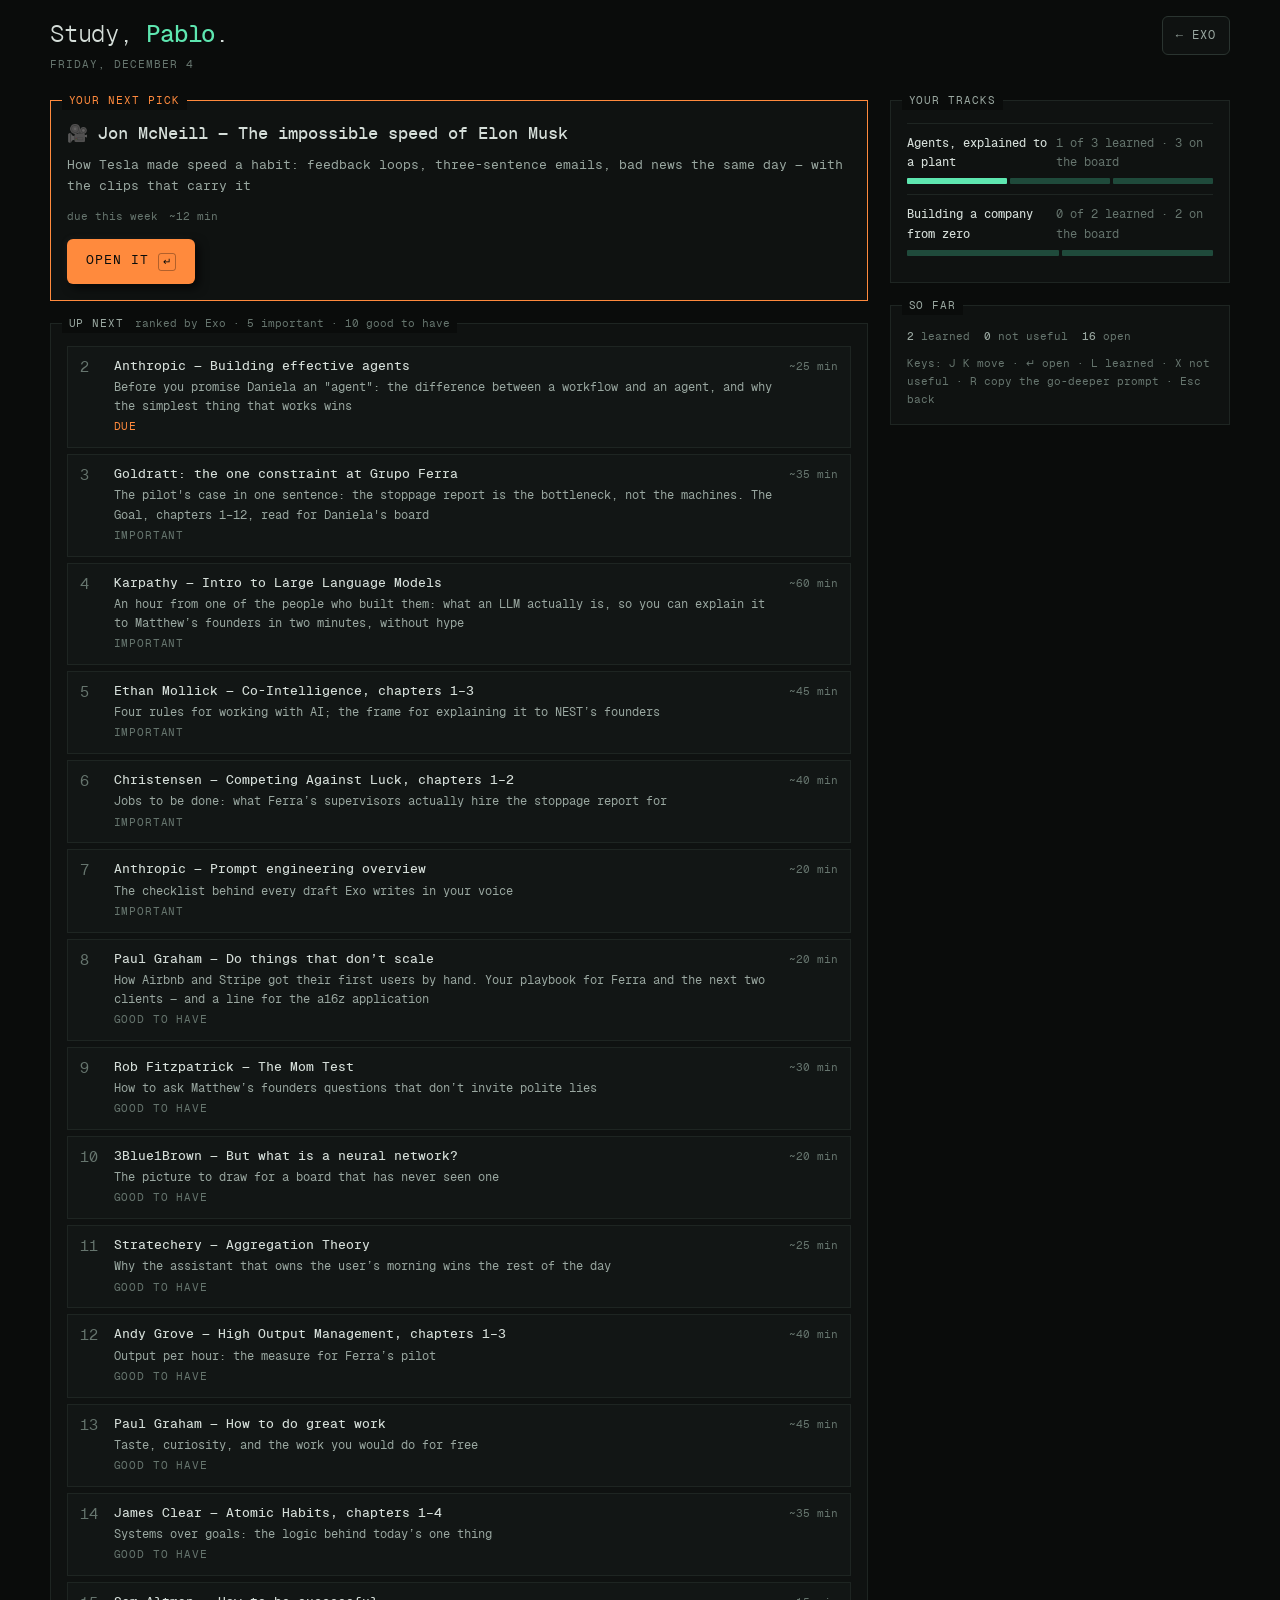
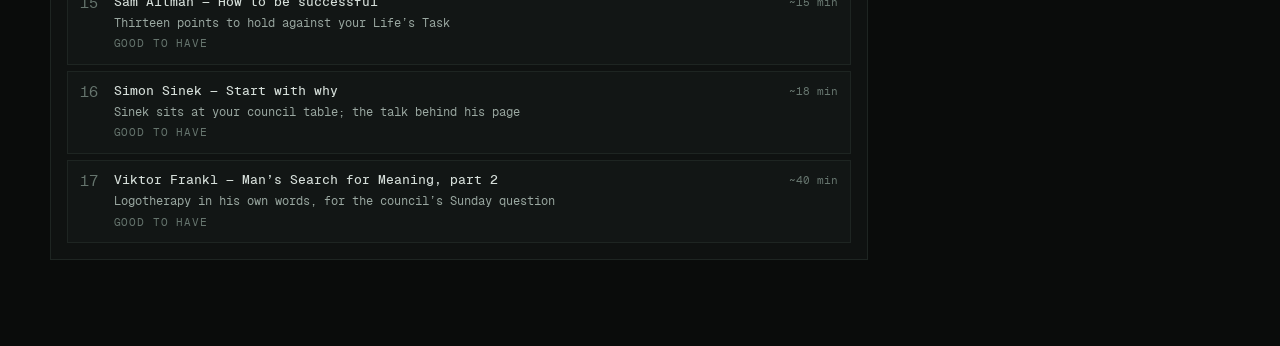
<file: run/estudio.html>
<!doctype html>
<html lang="en">
<head>
<meta charset="utf-8">
<script src="demo.js"></script>
<meta name="viewport" content="width=device-width, initial-scale=1, viewport-fit=cover">
<title>Study · Exo</title>
<meta name="apple-mobile-web-app-capable" content="yes">
<meta name="mobile-web-app-capable" content="yes">
<meta name="apple-mobile-web-app-title" content="Study">
<meta name="apple-mobile-web-app-status-bar-style" content="black-translucent">
<meta name="theme-color" content="#0A0C0B">
<link rel="apple-touch-icon" href="../icon.png">
<!-- The study room (2026-10-21, Arquitecto). Pablo's study queue as a place of its own, in Exo's look
     (1 Projects/Exo v2/jarvis-rediseno-gustos_2026-10-14.md). Three screens: the room (the queue and the two
     tracks), before reading (recall first), the reader (the 80/20, then his words and the note's terms into the
     deck). Every row comes from 5 Sistema/trabajos/estudio/pendientes.md and the notes in the Biblioteca through
     servidor.py; rules and traps: GUIA.md, section "The study room". -->
<style>
@font-face{font-family:'Geist Mono';src:url('vendor/geist-mono-300.woff2') format('woff2');font-weight:300;font-display:swap}
@font-face{font-family:'Geist Mono';src:url('vendor/geist-mono-400.woff2') format('woff2');font-weight:400;font-display:swap}
@font-face{font-family:'Geist Mono';src:url('vendor/geist-mono-500.woff2') format('woff2');font-weight:500;font-display:swap}
@font-face{font-family:'Geist Mono';src:url('vendor/geist-mono-600.woff2') format('woff2');font-weight:600;font-display:swap}
:root{
  --bg:#0A0C0B; --tile:#0F1211; --tile-2:#121615; --tile-3:#161B19; --line:#1E2522; --line-2:#2A3430;
  --tx:#D5DED9; --tx-2:#9AA8A1; --mu:#66756E; --faint:#3A4641;
  --mint:#5EE6B0; --mint-dim:#1F4A3B; --amber:#FF8A3D; --amber-dim:#4D2A14; --red:#FF5A5A; --track:#1A2420;
  --hi:rgba(255,255,255,.035); --sh:rgba(0,0,0,.65);
}
*{box-sizing:border-box;margin:0;padding:0}
html,body{background:var(--bg)}
body{font-family:'Geist Mono',ui-monospace,monospace;font-size:13px;line-height:1.6;color:var(--tx);min-height:100vh;padding:28px 24px 64px;-webkit-font-smoothing:antialiased}
a{color:inherit;text-decoration:none}
button{font:inherit;color:inherit}
textarea{font:inherit;color:var(--tx);background:var(--bg);border:1px solid var(--line-2);border-radius:4px;padding:10px 1.2ch;outline:none;width:100%;resize:vertical;min-height:112px;line-height:1.55}
textarea:focus{border-color:var(--amber)}
.up{text-transform:uppercase;letter-spacing:.09em}
.mu{color:var(--mu)}.t2{color:var(--tx-2)}.mint{color:var(--mint)}.amb{color:var(--amber)}.red{color:var(--red)}
.wrap{max-width:1180px;margin:0 auto}
.sr{position:absolute;left:-9999px}
.kchip{display:inline-block;font-size:10px;letter-spacing:.08em;color:var(--mu);border:1px solid var(--line-2);border-radius:3px;padding:0 .6ch;margin-left:1ch;vertical-align:1px}

/* header */
.hello{display:flex;justify-content:space-between;align-items:flex-start;gap:2ch;margin-bottom:26px;flex-wrap:wrap}
.hello h1{font-size:24px;font-weight:300;letter-spacing:-.01em}
.hello h1 b{font-weight:500;color:var(--mint)}
.hello .d{font-size:11px;color:var(--mu);margin-top:2px}
.hright{display:flex;gap:1.5ch;align-items:center;flex-wrap:wrap}
.agents-btn{display:inline-flex;align-items:center;gap:1ch;border:1px solid var(--line-2);background:var(--tile);padding:9px 1.8ch;border-radius:6px;cursor:pointer;font-size:12px;transition:border-color .2s}
.agents-btn:hover{border-color:var(--mint-dim)}

/* boxes with the title on the border (WebTUI idea) */
.box{position:relative;border:1px solid var(--line);background:var(--tile);padding:22px 2ch 16px;margin-bottom:22px;transition:border-color .3s}
.legend{position:absolute;top:-.8em;left:1.5ch;background:var(--bg);padding:0 1ch;font-size:11px;display:flex;gap:1.5ch;align-items:center;white-space:nowrap}
.legend .n{color:var(--tx-2);letter-spacing:.09em;text-transform:uppercase}
.legend{max-width:calc(100% - 3ch)}.legend .n{flex:none}.legend .mu{overflow:hidden;text-overflow:ellipsis}   /* 2026-11-11: the Up next count no longer runs off a phone */
.box.active{border-color:var(--amber)}.box.active>.legend .n{color:var(--amber)}

/* buttons: soft raised, pressed in when done (neumorphism as garnish) */
.b{font-size:11px;letter-spacing:.08em;text-transform:uppercase;color:var(--tx-2);background:var(--tile-2);border:none;border-radius:6px;padding:7px 1.4ch;cursor:pointer;white-space:nowrap;display:inline-flex;align-items:center;gap:.8ch;box-shadow:-1px -1px 3px var(--hi),2px 2px 6px var(--sh);transition:color .15s,box-shadow .15s}
.b:hover{color:var(--tx)}.b.ok:hover{color:var(--mint)}.b.no:hover{color:var(--red)}
.b:active,.b.pressed{box-shadow:inset 2px 2px 5px var(--sh),inset -2px -2px 5px var(--hi);color:var(--mint)}
.b.big{font-size:13px;padding:12px 2.4ch;color:var(--bg);background:var(--amber);box-shadow:-2px -2px 6px var(--hi),4px 4px 10px var(--sh)}
.b.big:hover{color:var(--bg);filter:brightness(1.08)}
.b.go:hover{color:var(--mint);box-shadow:inset 0 0 0 1px var(--mint-dim)}
.b[disabled]{opacity:.45;cursor:default}
.b .kchip{margin-left:.4ch}

/* the room */
.grid{display:grid;grid-template-columns:minmax(0,1fr) 340px;gap:22px;align-items:start}
.next{display:grid;gap:10px}
.next .t{font-size:17px;font-weight:500;line-height:1.35}
.next .why{color:var(--tx-2)}
.next .meta{font-size:11px;color:var(--mu);display:flex;gap:1.5ch;flex-wrap:wrap}
.next .acts{display:flex;gap:1ch;flex-wrap:wrap;margin-top:4px}
.pista{display:grid;gap:6px;padding:10px 0;border-top:1px solid var(--line)}
.pista:first-of-type{border-top:none;padding-top:0}
.pista .nm{display:flex;justify-content:space-between;gap:1ch;font-size:12px}
.pista .nm b{font-weight:500;color:var(--tx)}
.seg{display:flex;gap:3px}
.seg i{flex:1;height:6px;background:var(--track);border-radius:1px}
.seg i.on{background:var(--mint)}
.seg i.half{background:var(--mint-dim)}
.counts{display:flex;gap:2ch;font-size:11px;color:var(--mu);flex-wrap:wrap}
.counts b{color:var(--tx-2);font-weight:500}

/* the queue, by square */
.sq{margin-top:4px}
.sq h3{font-size:11px;letter-spacing:.09em;text-transform:uppercase;color:var(--mu);font-weight:400;margin:14px 0 8px;display:flex;gap:1.5ch;align-items:center}
.sq h3 .ax{color:var(--faint)}
.sq h3 .amb{color:var(--amber)}
.rows{display:grid;gap:6px}
.row{display:grid;grid-template-columns:3ch minmax(0,1fr) auto;gap:1.2ch;align-items:start;padding:11px 1.5ch;background:var(--tile-2);border:1px solid var(--line);cursor:pointer;transition:border-color .2s,transform .2s,opacity .45s,filter .45s;outline:none}
.row:hover{border-color:var(--line-2)}
.row.focus{border-color:var(--amber);transform:translateX(3px)}
.row.gone{opacity:.25;filter:grayscale(1) blur(.4px);pointer-events:none}
.row .ic{font-size:15px;line-height:1.3}
.row .tt{font-weight:500;line-height:1.4}
.row .why{color:var(--tx-2);font-size:12px;margin-top:2px}
.row .mt{font-size:11px;color:var(--mu);margin-top:3px;display:flex;gap:1.5ch;flex-wrap:wrap}
.row .mt .you{color:var(--mint)}
.row .mt .placed{color:var(--amber)}
.row .time{font-size:11px;color:var(--mu);white-space:nowrap}
.empty{color:var(--mu);font-size:12px;padding:8px 0}

/* the reader */
#reader{display:none}
.rd-head{display:flex;justify-content:space-between;align-items:flex-start;gap:2ch;margin-bottom:18px;flex-wrap:wrap}
.rd-head .kick{font-size:11px;color:var(--mu);letter-spacing:.09em;text-transform:uppercase;margin-bottom:4px}
.rd-head h2{font-size:20px;font-weight:500;line-height:1.3;max-width:70ch}
.rd-head .why{color:var(--tx-2);margin-top:4px;max-width:70ch}
.rd-head .path{font-size:11px;color:var(--faint);margin-top:6px;word-break:break-all}
.rd-grid{display:grid;grid-template-columns:minmax(0,1fr) 300px;gap:22px;align-items:start}
.note{max-width:72ch;font-size:15px;line-height:1.7}
.note h1{display:none}
.note h2{font-size:12px;letter-spacing:.09em;text-transform:uppercase;color:var(--amber);font-weight:500;margin:30px 0 10px;padding-top:14px;border-top:1px solid var(--line)}
.note h2:first-child{margin-top:0;border-top:none;padding-top:0}
.note h3{font-size:16px;font-weight:500;margin:18px 0 6px}
.note p{margin:0 0 12px}
.note ul,.note ol{margin:0 0 12px 2.5ch}
.note li{margin-bottom:4px}
.note em{color:var(--tx-2)}
.note strong{font-weight:500;color:#fff}
.note a{color:var(--mint);border-bottom:1px solid var(--mint-dim)}
.note figure{margin:6px 0 18px}
.note figure img{display:block;width:100%;max-width:760px;height:auto;border-radius:10px;border:1px solid var(--line)}
.note figcaption{font-size:12px;color:var(--tx-2);margin-top:6px}
.note a:hover{border-bottom-color:var(--mint)}
.note blockquote{border-left:2px solid var(--line-2);padding-left:1.5ch;color:var(--tx-2);margin:0 0 12px}
.note code{background:var(--tile-3);padding:0 .5ch;border-radius:3px;font-size:12px}
.note hr{border:none;border-top:1px solid var(--line);margin:18px 0}
.note table{border-collapse:collapse;margin:0 0 12px;font-size:12px}
.note th,.note td{border:1px solid var(--line);padding:4px 1ch;text-align:left;vertical-align:top}
.note th{color:var(--tx-2);font-weight:500}
.side{position:sticky;top:20px;display:grid;gap:14px}
.side .box{margin-bottom:0}
.side .acts{display:grid;gap:8px}
.side .acts .b{justify-content:space-between}
.mine{font-size:12px;color:var(--tx-2);white-space:pre-wrap;max-height:40vh;overflow:auto}
.mine b{color:var(--mint);font-weight:500}

/* before reading, learned: the stages */
.stage{display:grid;gap:12px}
.stage .q{font-size:15px;line-height:1.5;max-width:65ch}
.stage .q em{color:var(--tx-2);font-size:12px;display:block;margin-bottom:6px;font-style:normal}
.stage .acts{display:flex;gap:1ch;flex-wrap:wrap;align-items:center}
.stage .hint{font-size:11px;color:var(--mu)}
.cards{display:grid;gap:6px}
.card{display:grid;grid-template-columns:auto minmax(0,1fr);gap:1.2ch;align-items:start;padding:9px 1.2ch;background:var(--tile-2);border:1px solid var(--line);cursor:pointer}
.card.off{opacity:.4}
.card input{margin-top:4px;accent-color:var(--mint)}
.card .p{font-weight:500}
.card .r{color:var(--tx-2);font-size:12px}
.bar{position:fixed;left:0;right:0;bottom:0;z-index:5;display:flex;gap:1ch;justify-content:center;padding:10px 12px calc(10px + env(safe-area-inset-bottom));background:rgba(10,12,11,.94);border-top:1px solid var(--line);backdrop-filter:blur(8px);display:none}

/* toast */
.toast{position:fixed;bottom:22px;left:50%;transform:translateX(-50%) translateY(8px);background:var(--tile-3);border:1px solid var(--mint-dim);color:var(--mint);padding:8px 2ch;font-size:12px;z-index:20;opacity:0;transition:opacity .25s,transform .25s;pointer-events:none;border-radius:6px;max-width:90vw}
.toast.show{opacity:1;transform:translateX(-50%) translateY(0)}
.toast.bad{border-color:#5a2222;color:var(--red)}
.loading{color:var(--mu)}
@media (prefers-reduced-motion:reduce){*{transition:none!important}}

/* phone */
@media (max-width:760px){
  body{padding:16px 16px 110px}
  .grid,.rd-grid{grid-template-columns:1fr}
  .side{position:static}
  .hello h1{font-size:20px}
  .kchip{display:none!important}
  .row{grid-template-columns:3ch minmax(0,1fr)}.row .time{grid-column:2}
  .bar{display:flex}
  .bar .b{flex:1;justify-content:center;padding:12px 1ch}
  .rd-head h2{font-size:17px}
  .note{font-size:14px}
}
@supports (padding:env(safe-area-inset-top)){body{padding-top:max(16px,env(safe-area-inset-top))}}
.qtag{font-size:10.5px;letter-spacing:.08em;text-transform:uppercase;color:var(--mu)}.qtag.hot{color:var(--amber)}.row .ic{font-variant-numeric:tabular-nums;color:var(--mu)}
</style>
<script>/* Exo v3 (2026-11-01): inside the new app this page takes the Spazio look (?tema=spazio) and drops its own way back (?embed=1). */
(function(){var q=new URLSearchParams(location.search),h=document.documentElement;if(q.get('tema')==='spazio'){var l=document.createElement('link');l.rel='stylesheet';l.href='tema-run.css';document.head.appendChild(l);h.classList.add('spazio');}if(q.get('embed')==='1'&&window.parent!==window)h.classList.add('emb');})();</script>
</head>
<body>
<div class="wrap">
  <header class="hello">
    <div><h1 id="hello">Study, <b>Pablo</b>.</h1><div class="d up" id="date"></div></div>
    <div class="hright"><a class="agents-btn up" href="index.html"><span class="t2">← Exo</span></a><button class="agents-btn up" id="btnBack" style="display:none"><span class="t2">← The room</span><span class="kchip">Esc</span></button></div>
  </header>
  <div id="room"><p class="loading">Reading your queue…</p></div>
  <div id="reader"></div>
  <div class="bar" id="bar"></div>
  <div id="live" class="sr" aria-live="polite"></div>
</div>
<div class="toast" id="toast" role="status"><span id="toastMsg"></span></div>
<script src="estudio.js"></script>
</body>
</html>
</file>
<file: estilo.css>
/* Exo v3 — the look (2026-11-01). Pablo picked "Full Spazio": soft glass, a serif headline, a dithered
   night sky, cool blue only. Calm screens, details on tap. Plan: 1 Projects/Exo v2/jarvis-v3-app-plan_2026-11-01.md */

@font-face{font-family:'Instrument Serif';font-style:normal;font-weight:400;font-display:swap;src:url(./vendor/instrument-serif-normal-400-latin.woff2) format('woff2');unicode-range:U+0000-00FF,U+0131,U+0152-0153,U+02BB-02BC,U+02C6,U+02DA,U+02DC,U+0304,U+0308,U+0329,U+2000-206F,U+20AC,U+2122,U+2191,U+2193,U+2212,U+2215,U+FEFF,U+FFFD}
@font-face{font-family:'Instrument Serif';font-style:normal;font-weight:400;font-display:swap;src:url(./vendor/instrument-serif-normal-400-latin-ext.woff2) format('woff2');unicode-range:U+0100-02BA,U+02BD-02C5,U+02C7-02CC,U+02CE-02D7,U+02DD-02FF,U+0304,U+0308,U+0329,U+1D00-1DBF,U+1E00-1E9F,U+1EF2-1EFF,U+2020,U+20A0-20AB,U+20AD-20C0,U+2113,U+2C60-2C7F,U+A720-A7FF}
@font-face{font-family:'Instrument Serif';font-style:italic;font-weight:400;font-display:swap;src:url(./vendor/instrument-serif-italic-400-latin.woff2) format('woff2');unicode-range:U+0000-00FF,U+0131,U+0152-0153,U+02BB-02BC,U+02C6,U+02DA,U+02DC,U+0304,U+0308,U+0329,U+2000-206F,U+20AC,U+2122,U+2191,U+2193,U+2212,U+2215,U+FEFF,U+FFFD}
@font-face{font-family:'Inter';font-style:normal;font-weight:300 700;font-display:swap;src:url(./vendor/inter-normal-300-700-latin.woff2) format('woff2');unicode-range:U+0000-00FF,U+0131,U+0152-0153,U+02BB-02BC,U+02C6,U+02DA,U+02DC,U+0304,U+0308,U+0329,U+2000-206F,U+20AC,U+2122,U+2191,U+2193,U+2212,U+2215,U+FEFF,U+FFFD}
@font-face{font-family:'Inter';font-style:normal;font-weight:300 700;font-display:swap;src:url(./vendor/inter-normal-300-700-latin-ext.woff2) format('woff2');unicode-range:U+0100-02BA,U+02BD-02C5,U+02C7-02CC,U+02CE-02D7,U+02DD-02FF,U+0304,U+0308,U+0329,U+1D00-1DBF,U+1E00-1E9F,U+1EF2-1EFF,U+2020,U+20A0-20AB,U+20AD-20C0,U+2113,U+2C60-2C7F,U+A720-A7FF}
@font-face{font-family:'JetBrains Mono';font-style:normal;font-weight:400 500;font-display:swap;src:url(./vendor/jetbrains-mono-normal-400-latin.woff2) format('woff2')}

:root{
  --bg:#0F1218; --bg-2:#141821;
  --glass:rgba(28,34,46,.52); --glass-2:rgba(34,41,55,.62); --glass-hi:rgba(255,255,255,.05);
  --line:rgba(255,255,255,.08); --line-2:rgba(255,255,255,.13); --line-3:rgba(255,255,255,.2);
  --tx:#E8ECF4; --tx-2:#B9C2D1; --mu:#8D97AA; --faint:#5C6578;
  --ac:#A9C1F5; --ac-2:#D3E0FF; --ac-dim:rgba(169,193,245,.14); --ac-line:rgba(169,193,245,.32);
  --star:#E3ECFF; --warn:#F2B8A0; --bad:#FF8B8B;
  --serif:'Instrument Serif',ui-serif,Georgia,serif;
  --sans:'Inter',-apple-system,system-ui,sans-serif;
  --mono:'JetBrains Mono',ui-monospace,monospace;
  --r:16px; --r-2:12px; --r-3:9px;
  --blur:blur(20px) saturate(140%);
  --ease:cubic-bezier(.2,.8,.2,1); --spring:cubic-bezier(.34,1.4,.64,1);
  --side:236px;
  --safe-b:env(safe-area-inset-bottom,0px); --safe-t:env(safe-area-inset-top,0px);
}
*{box-sizing:border-box;margin:0;padding:0}
html,body{height:100%;background:var(--bg);color:var(--tx);font-family:var(--sans);font-size:14px;line-height:1.5;-webkit-font-smoothing:antialiased;-webkit-tap-highlight-color:transparent}
body{overflow:hidden}
button,input,textarea,select{font:inherit;color:inherit}
button{cursor:pointer;background:none;border:0}
a{color:var(--ac);text-decoration:none}
a:hover{color:var(--ac-2)}
::selection{background:rgba(169,193,245,.3)}
:focus-visible{outline:2px solid var(--ac);outline-offset:2px;border-radius:6px}
.sr{position:absolute;width:1px;height:1px;overflow:hidden;clip:rect(0 0 0 0);white-space:nowrap}
.mono{font-family:var(--mono)}
.serif{font-family:var(--serif);font-weight:400}
.mu{color:var(--mu)} .t2{color:var(--tx-2)} .ac{color:var(--ac)}
.kick{font-family:var(--mono);font-size:10.5px;letter-spacing:.12em;text-transform:uppercase;color:var(--mu)}
.kick.ac{color:var(--ac)}

/* ── the sky ───────────────────────────────────────────────────────────────── */
#sky{position:fixed;inset:0;width:100vw;height:100vh;z-index:0;image-rendering:pixelated;pointer-events:none}
#skyFx{position:fixed;inset:0;width:100vw;height:100vh;z-index:0;pointer-events:none}
.veil-top{position:fixed;inset:0;z-index:0;pointer-events:none;background:linear-gradient(180deg,rgba(15,18,24,.25),rgba(15,18,24,0) 40%,rgba(15,18,24,.10))}

/* ── the shell ─────────────────────────────────────────────────────────────── */
.shell{position:relative;z-index:1;display:flex;height:100vh;height:100dvh}
.side{width:var(--side);flex:0 0 var(--side);display:flex;flex-direction:column;gap:14px;padding:18px 12px 14px;border-right:1px solid var(--line);background:rgba(15,18,24,.42);-webkit-backdrop-filter:var(--blur);backdrop-filter:var(--blur);overflow-y:auto;scrollbar-width:none}
.side::-webkit-scrollbar{display:none}
.brand{display:flex;align-items:center;gap:10px;padding:2px 10px 4px}
.brand .mark{width:20px;height:20px;border-radius:50%;background:radial-gradient(circle at 36% 30%,#fff,#B9CCF5 46%,#4F6DAA);box-shadow:0 0 0 3px rgba(169,193,245,.12),0 0 16px rgba(169,193,245,.35)}
.brand b{font-family:var(--serif);font-weight:400;font-size:23px;letter-spacing:.2px}
.prio{margin:0 4px;padding:10px 12px;border-radius:var(--r-2);background:var(--glass-hi);border:1px solid var(--line)}
.prio .kick{margin-bottom:3px}
.prio p{font-size:13px;line-height:1.38;color:var(--tx)}
.prio p.empty{color:var(--mu);font-style:italic}
.nav{display:flex;flex-direction:column;gap:1px}
.nav h6{font-family:var(--mono);font-weight:400;font-size:10px;letter-spacing:.14em;text-transform:uppercase;color:var(--faint);padding:12px 12px 4px}
.nav button{display:flex;align-items:center;gap:11px;width:100%;min-height:34px;padding:0 10px;border-radius:9px;color:var(--tx-2);text-align:left;font-size:13.5px;transition:background .18s,color .18s}
.nav button:hover{background:rgba(255,255,255,.05);color:var(--tx)}
.nav button[aria-current=page]{background:rgba(255,255,255,.085);color:#fff}
.nav button svg{flex:0 0 17px;width:17px;height:17px;stroke:currentColor;opacity:.85}
.nav button[aria-current=page] svg{opacity:1;stroke:var(--ac-2)}
.nav .lbl{flex:1}
.badge{font-family:var(--mono);font-size:10.5px;min-width:18px;height:18px;padding:0 5px;border-radius:9px;display:inline-flex;align-items:center;justify-content:center;background:var(--ac-dim);color:var(--ac-2)}
.badge:empty{display:none}
.side-foot{margin-top:auto;padding:10px 10px 0;display:flex;flex-direction:column;gap:5px;font-family:var(--mono);font-size:10.5px;color:var(--mu);border-top:1px solid var(--line)}
.side-foot .row{display:flex;align-items:center;gap:7px}
.pip{width:6px;height:6px;border-radius:50%;background:var(--ac);box-shadow:0 0 8px var(--ac)}
.pip.bad{background:var(--warn);box-shadow:0 0 8px var(--warn)}
.pip.off{background:var(--faint);box-shadow:none}

.main{position:relative;flex:1;min-width:0;display:flex;flex-direction:column}
.view{position:absolute;inset:0;overflow-y:auto;overflow-x:hidden;padding:22px 40px 150px;opacity:0;visibility:hidden;transform:translateY(8px);transition:opacity .32s var(--ease),transform .42s var(--ease),visibility 0s .32s;scrollbar-width:thin;scrollbar-color:rgba(255,255,255,.12) transparent}
.view.on{opacity:1;visibility:visible;transform:none;transition:opacity .32s var(--ease),transform .42s var(--ease),visibility 0s}
.view.flush{padding:0}
.wrap{max-width:1180px;margin:0 auto}
.wrap.wide{max-width:none}
.topbar{display:flex;align-items:center;justify-content:space-between;gap:12px;flex-wrap:wrap;margin-bottom:22px}
.topbar .date{font-family:var(--mono);font-size:11px;letter-spacing:.12em;color:var(--mu);text-transform:uppercase}
h1.page{font-family:var(--serif);font-weight:400;font-size:44px;line-height:1.02;letter-spacing:-.4px}
h2.sec{font-family:var(--serif);font-weight:400;font-size:32px;line-height:1.1;letter-spacing:-.2px}
.sub{color:var(--mu);font-size:13px}
.sec-head{display:flex;align-items:baseline;gap:14px;flex-wrap:wrap;margin:30px 0 14px}

/* ── surfaces ──────────────────────────────────────────────────────────────── */
.glass{background:var(--glass);border:1px solid var(--line);border-radius:var(--r);-webkit-backdrop-filter:var(--blur);backdrop-filter:var(--blur)}
.card{background:var(--glass);border:1px solid var(--line);border-radius:var(--r);padding:18px;-webkit-backdrop-filter:var(--blur);backdrop-filter:var(--blur);transition:border-color .25s,transform .35s var(--ease),opacity .4s,filter .4s}
.card.hot{border-color:var(--ac-line)}
.card.done{opacity:.42;filter:grayscale(1)}
.card.lift:hover{transform:translateY(-2px);border-color:var(--line-2)}
.grid{display:grid;grid-template-columns:repeat(auto-fit,minmax(280px,1fr));gap:14px}
.grid.g2{grid-template-columns:repeat(auto-fit,minmax(340px,1fr))}
.row-list>*+*{border-top:1px solid var(--line)}
.hr{height:1px;background:var(--line);margin:12px 0}

/* buttons */
.btn{display:inline-flex;align-items:center;justify-content:center;gap:8px;min-height:36px;padding:0 14px;border-radius:10px;border:1px solid var(--line-2);background:rgba(255,255,255,.05);color:var(--tx);font-size:13px;transition:background .18s,border-color .18s,transform .12s;white-space:nowrap}
.btn:hover{background:rgba(255,255,255,.09);border-color:var(--line-3)}
.btn:active{transform:scale(.97)}
.btn.pri{background:var(--tx);color:#10131A;border-color:transparent;font-weight:500}
.btn.pri:hover{background:#fff}
.btn.ghost{border-color:transparent;background:transparent;color:var(--tx-2)}
.btn.ghost:hover{background:rgba(255,255,255,.06);color:var(--tx)}
.btn.sm{min-height:30px;padding:0 11px;font-size:12px;border-radius:8px}
.btn[disabled]{opacity:.45;pointer-events:none}
.btn svg{width:15px;height:15px;stroke:currentColor}
.chip{display:inline-flex;align-items:center;gap:6px;min-height:30px;padding:0 12px;border-radius:999px;border:1px solid var(--line-2);background:rgba(255,255,255,.04);color:var(--tx-2);font-size:12.5px;transition:all .18s;white-space:nowrap}
.chip:hover{color:var(--tx);border-color:var(--line-3)}
.chip[aria-pressed=true]{background:var(--tx);color:#10131A;border-color:transparent}
.chip .badge{background:rgba(255,255,255,.08);color:inherit}
.chips{display:flex;gap:6px;flex-wrap:wrap}
.seg{display:inline-flex;gap:3px;padding:3px;border-radius:11px;background:rgba(255,255,255,.05);border:1px solid var(--line)}
.seg button{min-height:30px;padding:0 13px;border-radius:8px;font-size:12.5px;color:var(--tx-2);transition:all .2s var(--ease)}
.seg button[aria-pressed=true]{background:var(--tx);color:#10131A}
.input{width:100%;min-height:40px;padding:9px 13px;border-radius:11px;border:1px solid var(--line-2);background:rgba(255,255,255,.04);color:var(--tx);outline:none;transition:border-color .2s}
.input:focus{border-color:var(--ac-line)}
textarea.input{min-height:110px;resize:vertical;line-height:1.5}
.input::placeholder{color:var(--faint)}

/* ── home ──────────────────────────────────────────────────────────────────── */
.hero{display:grid;grid-template-columns:minmax(0,1.6fr) minmax(0,1fr) minmax(0,.62fr);gap:14px;padding:16px;border-radius:20px;background:rgba(26,32,44,.46);border:1px solid var(--line-2);-webkit-backdrop-filter:var(--blur);backdrop-filter:var(--blur);box-shadow:0 30px 80px rgba(0,0,0,.28)}
.hero .hi{padding:10px 10px 8px;display:flex;flex-direction:column;gap:10px;justify-content:center}
.hello{font-family:var(--serif);font-weight:400;font-size:56px;line-height:1;letter-spacing:-.6px}
.hello .ch{display:inline-block;opacity:0;transform:translateY(10px);filter:blur(4px);animation:chIn .7s var(--ease) forwards}
@keyframes chIn{to{opacity:1;transform:none;filter:none}}
.hero .lead{font-size:14.5px;line-height:1.55;color:var(--tx-2);max-width:520px}
.donow{border-radius:15px;padding:16px 17px;background:linear-gradient(160deg,rgba(169,193,245,.16),rgba(169,193,245,.06));border:1px solid var(--ac-line);display:flex;flex-direction:column;gap:8px;position:relative;overflow:hidden}
.donow::after{content:'';position:absolute;inset:-40% -20% auto auto;width:180px;height:180px;background:radial-gradient(circle,rgba(211,224,255,.18),transparent 60%);pointer-events:none}
.donow .what{font-size:16px;line-height:1.35;color:#fff}
.donow .why{font-size:12px;color:var(--tx-2);line-height:1.45}
.donow .acts{display:flex;gap:8px;margin-top:4px;flex-wrap:wrap}
.clock{border-radius:15px;padding:16px;background:rgba(255,255,255,.035);border:1px solid var(--line);display:flex;flex-direction:column;justify-content:space-between;gap:8px}
.clock .t{font-family:var(--mono);font-size:38px;font-weight:500;letter-spacing:-1.5px;line-height:1}
.clock .t small{font-size:14px;color:var(--mu);letter-spacing:0;margin-left:2px}
.clock .meta{font-size:12px;color:var(--tx-2);line-height:1.55}
.dots{display:flex;gap:4px;flex-wrap:wrap}
.dots i{width:7px;height:7px;border-radius:2px;background:rgba(255,255,255,.1)}
.dots i.ok{background:var(--ac)}
.dots i.rest{background:transparent;border:1px solid rgba(255,255,255,.12)}
.dots i.today{outline:1px solid var(--ac-2);outline-offset:1px}
.still{margin-top:14px;display:flex;align-items:center;gap:10px;flex-wrap:wrap;padding:11px 14px;border-radius:14px;border:1px dashed var(--ac-line);background:rgba(28,34,46,.38)}
.still .chip{border-style:solid;max-width:100%;overflow:hidden;text-overflow:ellipsis;display:inline-block;line-height:28px}
.tier{display:flex;flex-direction:column;gap:12px;cursor:pointer;text-align:left;width:100%}
.tier .top{display:flex;justify-content:space-between;align-items:center}
.segbar{display:flex;gap:3px}
.segbar i{flex:1;height:3px;border-radius:2px;background:rgba(255,255,255,.1);transition:background .5s}
.segbar i.on{background:var(--ac)}
.tier ul{list-style:none;display:flex;flex-direction:column;gap:2px}
.tier li{font-size:13.5px;line-height:1.4;color:var(--tx);display:flex;gap:9px;padding:5px 0}
.tier li::before{content:'';flex:0 0 6px;height:6px;margin-top:7px;border-radius:50%;border:1.3px solid rgba(255,255,255,.35)}
.tier li.more{color:var(--mu)}
.tier li.more::before{border:0}
.tier .go{display:flex;justify-content:space-between;align-items:center;color:var(--mu);font-size:12px}
.mini-row{display:flex;gap:12px;align-items:flex-start;padding:10px 0}
.mini-row .when{flex:0 0 66px;font-family:var(--mono);font-size:12.5px;color:var(--tx);padding-top:1px}
.mini-row .what{min-width:0;flex:1}
.mini-row .what b{display:block;font-weight:450;font-size:14px;line-height:1.35}
.mini-row .what span{display:block;font-size:12.5px;color:var(--mu);line-height:1.4;margin-top:2px}
.mini-row .act{flex:0 0 auto}
.dotl{flex:0 0 6px;height:6px;margin-top:7px;background:var(--star);box-shadow:0 0 8px var(--star)}
.quote{font-family:var(--serif);font-size:26px;line-height:1.18}
.lesson-src{font-size:12.5px;color:var(--mu);margin-top:8px;font-style:italic}

/* ── master-detail apps (mail, people, notes, meetings, prep) ───────────────── */
.md{display:grid;grid-template-columns:minmax(300px,380px) minmax(0,1fr);gap:14px;height:calc(100vh - 250px);height:calc(100dvh - 250px);min-height:420px}
.md .list{overflow-y:auto;padding:6px;scrollbar-width:thin;scrollbar-color:rgba(255,255,255,.12) transparent}
.md .pane{overflow-y:auto;padding:26px 30px;scrollbar-width:thin;scrollbar-color:rgba(255,255,255,.12) transparent}
.item{display:flex;flex-direction:column;gap:3px;width:100%;text-align:left;padding:11px 12px;border-radius:12px;transition:background .15s}
.item:hover{background:rgba(255,255,255,.045)}
.item[aria-selected=true]{background:rgba(255,255,255,.085)}
.item .l1{display:flex;justify-content:space-between;gap:10px;align-items:baseline}
.item .l1 b{font-weight:500;font-size:13.5px;overflow:hidden;text-overflow:ellipsis;white-space:nowrap}
.item .l1 time{flex:0 0 auto;font-family:var(--mono);font-size:11px;color:var(--mu)}
.item .l2{font-size:13px;color:var(--tx);overflow:hidden;text-overflow:ellipsis;white-space:nowrap}
.item .l3{font-size:12px;color:var(--mu);overflow:hidden;display:-webkit-box;-webkit-line-clamp:2;-webkit-box-orient:vertical;line-height:1.4}
.item.unread .l1 b::before{content:'';display:inline-block;width:6px;height:6px;border-radius:50%;background:var(--ac);margin-right:7px;vertical-align:2px}
.tag{font-family:var(--mono);font-size:10px;letter-spacing:.06em;padding:2px 7px;border-radius:6px;background:rgba(255,255,255,.06);color:var(--tx-2);white-space:nowrap}
.tag.ac{background:var(--ac-dim);color:var(--ac-2)}
.empty-pane{height:100%;display:flex;flex-direction:column;align-items:center;justify-content:center;gap:10px;color:var(--mu);text-align:center}
.empty-pane .serif{font-size:28px;color:var(--tx-2)}
.back{display:none}
.list-head{display:flex;gap:8px;align-items:center;padding:6px 6px 10px;flex-wrap:wrap}

/* messages in a thread */
.msg{padding:18px 0;border-top:1px solid var(--line)}
.msg:first-of-type{border-top:0}
.msg .who{display:flex;justify-content:space-between;gap:12px;align-items:baseline;flex-wrap:wrap}
.msg .who b{font-weight:500}
.msg .who span{font-size:12px;color:var(--mu)}
.msg .to{font-size:12px;color:var(--mu);margin-top:2px}
.msg .body{margin-top:10px;white-space:pre-wrap;font-size:14px;line-height:1.6;color:var(--tx)}
.msg .att{margin-top:10px;font-size:12.5px;color:var(--tx-2)}
.msg.mine{padding-left:14px;border-left:2px solid var(--ac-line);border-top:0;margin-top:6px}

/* prose (rendered markdown) */
.prose{font-size:14.5px;line-height:1.68;color:var(--tx);max-width:760px}
.prose h1{font-family:var(--serif);font-weight:400;font-size:36px;line-height:1.1;margin:0 0 14px}
.prose h2{font-family:var(--serif);font-weight:400;font-size:26px;line-height:1.15;margin:26px 0 8px}
.prose h3{font-size:15px;font-weight:600;margin:20px 0 6px}
.prose h4,.prose h5{font-size:14px;font-weight:600;margin:16px 0 4px;color:var(--tx-2)}
.prose p{margin:8px 0}
.prose ul,.prose ol{margin:8px 0 8px 20px}
.prose li{margin:3px 0}
.prose blockquote{margin:12px 0;padding:4px 0 4px 16px;border-left:2px solid var(--ac-line);color:var(--tx-2)}
.prose code{font-family:var(--mono);font-size:12.5px;background:rgba(255,255,255,.06);padding:1px 5px;border-radius:5px}
.prose pre{background:rgba(0,0,0,.25);border:1px solid var(--line);border-radius:10px;padding:12px;overflow-x:auto;margin:10px 0}
.prose pre code{background:none;padding:0}
.prose table{border-collapse:collapse;margin:12px 0;font-size:13px;display:block;overflow-x:auto;max-width:100%}
.prose th,.prose td{border-bottom:1px solid var(--line);padding:7px 10px;text-align:left;vertical-align:top}
.prose th{color:var(--tx-2);font-weight:500}
.prose hr{border:0;height:1px;background:var(--line);margin:18px 0}
.prose a.wl{color:var(--ac-2);border-bottom:1px dotted var(--ac-line)}
.prose strong{font-weight:600;color:#fff}

/* calendar */
.day{display:grid;grid-template-columns:120px minmax(0,1fr);gap:18px;padding:16px 0;border-top:1px solid var(--line)}
.day:first-child{border-top:0}
.day .dh{font-family:var(--serif);font-size:22px;line-height:1.1}
.day .dh small{display:block;font-family:var(--mono);font-size:10.5px;letter-spacing:.1em;color:var(--mu);text-transform:uppercase;margin-top:4px}
.day.today .dh{color:#fff}
.ev{display:grid;grid-template-columns:96px 10px minmax(0,1fr);gap:10px;align-items:start;padding:7px 0}
.ev .h{font-family:var(--mono);font-size:12px;color:var(--tx-2);padding-top:1px}
.ev .c{width:8px;height:8px;border-radius:3px;margin-top:6px}
.ev b{font-weight:450;font-size:14px;line-height:1.35}
.ev span{display:block;font-size:12px;color:var(--mu)}
.ev.past{opacity:.45}
.ev.now b{color:#fff}
.nowline{height:1px;background:linear-gradient(90deg,var(--ac),transparent);margin:4px 0;position:relative}
.nowline::before{content:'';position:absolute;left:-3px;top:-3px;width:7px;height:7px;border-radius:50%;background:var(--ac)}

/* tasks */
.task{display:flex;gap:12px;align-items:flex-start;padding:10px 4px}
.ck{flex:0 0 20px;width:20px;height:20px;border-radius:50%;border:1.5px solid rgba(255,255,255,.32);display:flex;align-items:center;justify-content:center;transition:all .25s var(--spring);margin-top:1px}
.ck svg{width:12px;height:12px;stroke:#10131A;opacity:0;transform:scale(.4);transition:all .25s var(--spring)}
.ck.p1{border-color:#E9EEF8}
.ck.p2{border-color:#A9C1F5}
.task.done .ck{background:var(--ac);border-color:var(--ac)}
.task.done .ck svg{opacity:1;transform:none}
.task.done .t{color:var(--mu);text-decoration:line-through}
.task .t{font-size:14px;line-height:1.4}
.task .n{font-size:12.5px;color:var(--mu);margin-top:3px;line-height:1.4}

/* council */
.council{display:grid;grid-template-columns:minmax(0,1fr) 300px;gap:14px;height:calc(100vh - 250px);height:calc(100dvh - 250px);min-height:420px}
.chat{display:flex;flex-direction:column;min-height:0}
.chat .log{flex:1;overflow-y:auto;padding:24px 28px;display:flex;flex-direction:column;gap:18px}
.chat .compose{padding:12px;border-top:1px solid var(--line);display:flex;gap:10px;align-items:flex-end}
.chat .compose textarea{min-height:46px;max-height:200px}
.bubble{max-width:780px}
.bubble.me{align-self:flex-end;background:rgba(255,255,255,.07);border:1px solid var(--line);padding:11px 15px;border-radius:16px 16px 4px 16px;font-size:14px;white-space:pre-wrap}
.bubble.them .who{font-family:var(--mono);font-size:10.5px;letter-spacing:.12em;text-transform:uppercase;color:var(--ac);margin-bottom:6px}
.table-list{overflow-y:auto;padding:16px}
.seat{display:flex;gap:10px;align-items:center;padding:7px 4px}
.seat .av{flex:0 0 30px;height:30px;border-radius:50%;display:flex;align-items:center;justify-content:center;font-size:11.5px;font-weight:500;background:rgba(255,255,255,.07);color:var(--tx-2)}
.seat b{font-weight:450;font-size:13px;display:block}
.seat span{font-size:11.5px;color:var(--mu)}
.voice-pick{display:flex;flex-direction:column;gap:6px;margin-bottom:14px}
.voice-pick button{display:flex;gap:10px;align-items:center;padding:10px 12px;border-radius:12px;border:1px solid var(--line);text-align:left;transition:all .2s}
.voice-pick button[aria-pressed=true]{border-color:var(--ac-line);background:var(--ac-dim)}
.voice-pick b{font-weight:500;font-size:13.5px;display:block}
.voice-pick span{font-size:12px;color:var(--mu)}
.typing{display:inline-flex;gap:4px;align-items:center}
.typing i{width:6px;height:6px;border-radius:50%;background:var(--ac);animation:blink 1.2s infinite}
.typing i:nth-child(2){animation-delay:.2s}.typing i:nth-child(3){animation-delay:.4s}
@keyframes blink{0%,80%,100%{opacity:.25}40%{opacity:1}}

/* embedded pages (the run, study, agents, me) */
.frame{position:absolute;inset:0;width:100%;height:100%;border:0;background:transparent}

/* ── command bar ───────────────────────────────────────────────────────────── */
.cmd{position:absolute;left:0;right:0;bottom:22px;z-index:20;display:flex;flex-direction:column;align-items:center;gap:8px;pointer-events:none;padding:0 24px}
.cmd>*{pointer-events:auto}
.cmdbar{width:100%;max-width:720px;display:flex;align-items:center;gap:10px;padding:7px 7px 7px 16px;border-radius:18px;background:rgba(22,27,37,.74);border:1px solid var(--line-2);-webkit-backdrop-filter:var(--blur);backdrop-filter:var(--blur);box-shadow:0 24px 60px rgba(0,0,0,.42);transition:border-color .2s,box-shadow .3s}
.cmdbar:focus-within{border-color:var(--ac-line);box-shadow:0 24px 60px rgba(0,0,0,.42),0 0 0 4px rgba(169,193,245,.07)}
.cmdbar svg.lens{width:16px;height:16px;stroke:var(--mu);flex:0 0 16px}
.cmdbar input{flex:1;min-width:0;height:38px;border:0;outline:none;background:transparent;font-size:14px}
.cmdbar input::placeholder{color:var(--faint)}
.kbd{font-family:var(--mono);font-size:11px;color:var(--mu);padding:3px 7px;border:1px solid var(--line-2);border-radius:6px}
.orb{position:relative;flex:0 0 44px;width:44px;height:44px;border-radius:50%;background:radial-gradient(circle at 36% 30%,#fff,#B9CCF5 45%,#4F6DAA);box-shadow:0 0 0 4px rgba(169,193,245,.13),0 8px 22px rgba(79,109,170,.5);transition:transform .25s var(--spring)}
.orb:hover{transform:scale(1.06)}
.orb::after{content:'';position:absolute;inset:-6px;border-radius:50%;border:1px solid rgba(169,193,245,.35);opacity:0}
.orb.live::after{animation:ring 1.6s infinite}
.orb.live{animation:breathe 1.6s infinite}
@keyframes ring{0%{opacity:.8;transform:scale(.9)}100%{opacity:0;transform:scale(1.5)}}
@keyframes breathe{50%{transform:scale(1.07)}}
.hints{display:flex;gap:6px;flex-wrap:wrap;justify-content:center}
.hints button{min-height:26px;padding:0 10px;border-radius:999px;border:1px solid var(--line);background:rgba(22,27,37,.55);-webkit-backdrop-filter:var(--blur);backdrop-filter:var(--blur);color:var(--tx-2);font-size:12px;transition:all .2s}
.hints button:hover{color:var(--tx);border-color:var(--line-2)}
.pal{width:100%;max-width:720px;max-height:min(56vh,520px);overflow-y:auto;border-radius:18px;background:rgba(20,24,33,.9);border:1px solid var(--line-2);-webkit-backdrop-filter:var(--blur);backdrop-filter:var(--blur);box-shadow:0 30px 80px rgba(0,0,0,.5);padding:8px;display:none}
.pal.on{display:block;animation:palIn .22s var(--ease)}
@keyframes palIn{from{opacity:0;transform:translateY(8px) scale(.99)}to{opacity:1;transform:none}}
.pal h6{font-family:var(--mono);font-weight:400;font-size:10px;letter-spacing:.14em;text-transform:uppercase;color:var(--faint);padding:10px 10px 4px}
.pal .opt{display:flex;gap:12px;align-items:center;width:100%;text-align:left;padding:9px 10px;border-radius:10px}
.pal .opt[aria-selected=true]{background:rgba(255,255,255,.08)}
.pal .opt .ic{flex:0 0 28px;height:28px;border-radius:8px;background:rgba(255,255,255,.06);display:flex;align-items:center;justify-content:center}
.pal .opt .ic svg{width:15px;height:15px;stroke:var(--tx-2)}
.pal .opt b{font-weight:450;font-size:13.5px;display:block;overflow:hidden;text-overflow:ellipsis;white-space:nowrap}
.pal .opt span{font-size:12px;color:var(--mu);display:block;overflow:hidden;text-overflow:ellipsis;white-space:nowrap}
.pal .opt .tx{min-width:0;flex:1}

/* ── sheet (reader) ────────────────────────────────────────────────────────── */
.scrim{position:fixed;inset:0;z-index:40;background:rgba(6,8,12,.45);opacity:0;visibility:hidden;transition:opacity .3s,visibility 0s .3s}
.scrim.on{opacity:1;visibility:visible;transition:opacity .3s}
.sheet{position:fixed;top:12px;right:12px;bottom:12px;z-index:41;width:min(720px,calc(100vw - 24px));display:flex;flex-direction:column;border-radius:22px;background:rgba(20,24,33,.92);border:1px solid var(--line-2);-webkit-backdrop-filter:var(--blur);backdrop-filter:var(--blur);box-shadow:0 40px 100px rgba(0,0,0,.55);transform:translateX(calc(100% + 30px));transition:transform .45s var(--ease)}
.sheet.on{transform:none}
.sheet .hd{display:flex;align-items:flex-start;justify-content:space-between;gap:12px;padding:20px 22px 14px;border-bottom:1px solid var(--line)}
.sheet .hd h3{font-family:var(--serif);font-weight:400;font-size:28px;line-height:1.1}
.sheet .hd .kick{margin-bottom:6px}
.sheet .bd{flex:1;overflow-y:auto;padding:20px 24px 30px}
.sheet .ft{padding:12px 16px;border-top:1px solid var(--line);display:flex;gap:8px;flex-wrap:wrap;justify-content:flex-end}
.x{width:34px;height:34px;flex:0 0 34px;border-radius:50%;display:flex;align-items:center;justify-content:center;border:1px solid var(--line-2)}
.x svg{width:14px;height:14px;stroke:var(--tx-2)}

/* toast */
.toast{position:fixed;left:50%;bottom:110px;z-index:60;transform:translate(-50%,20px);opacity:0;padding:11px 16px;border-radius:14px;background:rgba(232,236,244,.96);color:#10131A;font-size:13px;box-shadow:0 18px 40px rgba(0,0,0,.4);transition:all .35s var(--spring);pointer-events:none;display:flex;gap:12px;align-items:center}
.toast.on{opacity:1;transform:translate(-50%,0)}
.toast.bad{background:#F6D7CB}

/* voice overlay */
.voice{position:fixed;inset:0;z-index:50;display:flex;flex-direction:column;align-items:center;justify-content:center;gap:22px;background:radial-gradient(600px 500px at 50% 42%,rgba(79,109,170,.32),rgba(8,10,15,.88) 70%);-webkit-backdrop-filter:blur(14px);backdrop-filter:blur(14px);opacity:0;visibility:hidden;transition:opacity .35s,visibility 0s .35s;padding:24px}
.voice.on{opacity:1;visibility:visible;transition:opacity .35s}
.voice .big{width:180px;height:180px;border-radius:50%;background:radial-gradient(circle at 38% 32%,#fff,#C9D7F7 42%,#4F6DAA);box-shadow:0 0 0 16px rgba(169,193,245,.1),0 0 0 38px rgba(169,193,245,.05),0 30px 90px rgba(0,0,0,.6);transition:transform .15s}
.voice .state{font-family:var(--mono);font-size:11px;letter-spacing:.2em;color:var(--ac-2);text-transform:uppercase}
.voice .said{max-width:560px;text-align:center;font-family:var(--serif);font-size:26px;line-height:1.2;min-height:1.2em}
.voice .reply{max-width:560px;text-align:center;color:var(--tx-2);font-size:14.5px;line-height:1.55;min-height:1.5em}
.voice .acts{display:flex;gap:10px}

/* morning complete */
.rocket{position:fixed;z-index:55;left:50%;bottom:-80px;width:18px;height:46px;pointer-events:none;transform:translateX(-50%)}
.rocket.go{animation:launch 2.6s cubic-bezier(.55,0,.75,.2) forwards}
@keyframes launch{0%{bottom:-80px}100%{bottom:115vh}}
.streak{position:fixed;z-index:54;width:2px;pointer-events:none;background:linear-gradient(180deg,transparent,rgba(227,236,255,.8));animation:streak 1.1s linear forwards}
@keyframes streak{from{transform:translateY(-30vh);opacity:0}20%{opacity:1}to{transform:translateY(110vh);opacity:0}}
.complete{position:fixed;z-index:56;left:50%;top:38%;transform:translate(-50%,-50%);text-align:center;pointer-events:none;opacity:0;padding:34px 46px;border-radius:28px;background:radial-gradient(closest-side,rgba(12,15,21,.92),rgba(12,15,21,.75) 70%,rgba(12,15,21,0));min-width:min(420px,90vw)}
.complete.on{animation:cmp 3.4s var(--ease) forwards}
.complete b{display:block;font-family:var(--serif);font-weight:400;font-size:46px}
.complete span{color:var(--tx-2)}
@keyframes cmp{0%{opacity:0;transform:translate(-50%,-40%)}15%,75%{opacity:1;transform:translate(-50%,-50%)}100%{opacity:0;transform:translate(-50%,-56%)}}

/* stagger entrance */
.rise{opacity:0;transform:translateY(12px);animation:rise .6s var(--ease) forwards}
@keyframes rise{to{opacity:1;transform:none}}
.skel{background:linear-gradient(90deg,rgba(255,255,255,.04),rgba(255,255,255,.09),rgba(255,255,255,.04));background-size:200% 100%;animation:sk 1.4s infinite;border-radius:8px;height:14px}
@keyframes sk{to{background-position:-200% 0}}

/* ── phone ─────────────────────────────────────────────────────────────────── */
.tabs{display:none}
.more-grid{display:grid;grid-template-columns:repeat(3,1fr);gap:10px}
.more-grid button{display:flex;flex-direction:column;align-items:center;gap:8px;padding:16px 6px;border-radius:16px;background:rgba(255,255,255,.045);border:1px solid var(--line);font-size:12.5px;color:var(--tx-2)}
.more-grid button svg{width:22px;height:22px;stroke:var(--tx)}
.m-search{display:none}

@media (max-width:1100px){
  .hero{grid-template-columns:minmax(0,1fr) minmax(0,1fr)}
  .hero .hi{grid-column:1/-1}
}
@media (max-width:900px){
  :root{--side:0px}
  .side{display:none}
  .view{padding:calc(14px + var(--safe-t)) 16px calc(130px + var(--safe-b))}
  .cmd{display:none}
  .tabs{display:flex;position:fixed;left:0;right:0;bottom:0;z-index:30;height:calc(74px + var(--safe-b));padding:0 8px var(--safe-b);align-items:center;justify-content:space-around;background:rgba(15,18,24,.78);-webkit-backdrop-filter:var(--blur);backdrop-filter:var(--blur);border-top:1px solid var(--line)}
  .tabs button{position:relative;display:flex;flex-direction:column;align-items:center;gap:3px;min-width:58px;min-height:48px;justify-content:center;font-size:10.5px;color:var(--mu)}
  .tabs button svg{width:22px;height:22px;stroke:currentColor}
  .tabs button[aria-current=page]{color:#fff}
  .tabs .badge{position:absolute;top:2px;right:8px;background:var(--star);color:#10131A}
  .tabs .orb{width:58px;height:58px;flex:0 0 58px;margin-top:-26px;min-width:0}
  .m-search{display:flex;align-items:center;gap:10px;width:100%;min-height:44px;padding:0 14px;border-radius:14px;background:rgba(255,255,255,.05);border:1px solid var(--line);color:var(--faint);font-size:14px;margin-bottom:14px}
  .m-search svg{width:16px;height:16px;stroke:var(--mu)}
  .hello{font-size:42px}
  .hero{grid-template-columns:1fr;padding:12px;border-radius:18px}
  .hero .clock{display:none}
  h1.page{font-size:36px}
  h2.sec{font-size:27px}
  .md,.council{grid-template-columns:1fr;height:auto}
  .md .list{max-height:none}
  .md.open .list{display:none}
  .md:not(.open) .pane{display:none}
  .md .pane{padding:18px 16px;min-height:60vh}
  .back{display:inline-flex}
  .council .table-list{display:none}
  .chat .log{padding:16px 6px}
  .day{grid-template-columns:1fr;gap:6px}
  .ev{grid-template-columns:78px 10px minmax(0,1fr)}
  .sheet{top:auto;left:0;right:0;bottom:0;width:100%;height:88vh;border-radius:22px 22px 0 0;transform:translateY(100%)}
  .sheet.on{transform:none}
  .cmd.m-on{display:flex;position:fixed;top:calc(10px + var(--safe-t));bottom:auto;padding:0 12px}
  .cmd.m-on .hints{display:none}
  .pal{max-height:70vh}
  .toast{bottom:calc(96px + var(--safe-b))}
}
@media (prefers-reduced-motion:reduce){
  *,*::before,*::after{animation-duration:.01ms!important;animation-iteration-count:1!important;transition-duration:.01ms!important}
}
/* the brain map and the intro: the run's frame, full-screen above everything (2026-11-01) */
body.hud-on #v-needs{visibility:visible!important;position:fixed;inset:0;z-index:300;opacity:1;transform:none;padding:0;background:#000;transition:none}
.intro-b{margin-left:12px;vertical-align:middle;padding:4px 10px;font-size:11px;letter-spacing:.04em}

/* ── Your agents: the office (2026-11-01) ── */
.of-legend{display:flex;gap:14px;flex-wrap:wrap;font-size:12px;color:var(--tx-2)}
.of-legend i{display:inline-block;width:9px;height:9px;border-radius:50%;margin-right:6px;vertical-align:middle}
.of-grid{display:grid;grid-template-columns:minmax(0,1fr) 360px;gap:14px;margin-top:6px}
.of-stage{position:relative;height:min(64vh,620px);min-height:420px;overflow:hidden;padding:0;cursor:grab;
  background:radial-gradient(120% 90% at 50% 30%,rgba(140,160,255,.10),rgba(0,0,0,0) 60%)}
.of-stage canvas{position:absolute;inset:0;display:block;touch-action:none}
.of-labels{position:absolute;inset:0;pointer-events:none;overflow:hidden}
.of-zone{position:absolute;left:0;top:0;font:600 10.5px/1 var(--mono,monospace);letter-spacing:.14em;text-transform:uppercase;white-space:nowrap;padding:5px 9px;border-radius:999px;background:rgba(12,14,20,.78);border:1px solid currentColor}
.of-name-tag{position:absolute;left:0;top:0;padding:4px 9px;border-radius:999px;font-size:11.5px;white-space:nowrap;background:rgba(12,14,20,.82);color:#e8ecf3;border:1px solid rgba(255,255,255,.12);opacity:0;transition:opacity .2s;backdrop-filter:blur(6px)}
.of-name-tag.rojo{opacity:1;border-color:rgba(255,90,90,.6)}
.of-name-tag.show,.of-name-tag.pin{opacity:1}
.of-name-tag.pin{background:#fff;color:#111}
.of-hint{position:absolute;left:14px;bottom:12px;font-size:11.5px;color:var(--mu);pointer-events:none}
.of-side{padding:20px;max-height:min(64vh,620px);overflow-y:auto}
.of-big{font-size:24px;line-height:1.2;margin:10px 0 4px}
.of-issue{display:block;width:100%;text-align:left;margin-top:8px;padding:11px 12px;border-radius:12px;border:1px solid var(--line);background:rgba(255,255,255,.03);color:var(--tx);cursor:pointer}
.of-issue b{display:block;font-weight:600;font-size:13.5px}
.of-issue span{display:block;font-size:12.5px;color:var(--tx-2);margin-top:3px;line-height:1.45}
.of-issue.bad{border-color:rgba(255,90,90,.45);background:rgba(255,90,90,.07)}
.of-issue.warn{border-color:rgba(255,181,71,.35);background:rgba(255,181,71,.05)}
.of-issue:hover{background:rgba(255,255,255,.06)}
.of-src{font-size:11.5px;color:var(--mu);margin-top:16px;line-height:1.5}
.of-top{display:flex;justify-content:space-between;align-items:center}
.of-name{font-size:30px;line-height:1.1;margin-top:2px}
.of-proofs{margin-top:14px;display:grid;gap:7px}
.of-proof{display:grid;grid-template-columns:78px 1fr;gap:10px;padding:9px 11px;border-radius:11px;font-size:12.5px;line-height:1.45;background:rgba(255,255,255,.03);border:1px solid var(--line)}
.of-pk{font-weight:600;font-size:11px;letter-spacing:.06em;text-transform:uppercase;padding-top:1px}
.of-proof.ok .of-pk{color:#5EE6B0}.of-proof.bad{border-color:rgba(255,90,90,.45)}.of-proof.bad .of-pk{color:#FF5A5A}
.of-proof.warn{border-color:rgba(255,181,71,.35)}.of-proof.warn .of-pk{color:#FFB547}.of-proof.wait .of-pk{color:var(--mu)}
.of-q{margin-top:12px;padding:12px;border-radius:12px;background:rgba(255,181,71,.08);border:1px solid rgba(255,181,71,.3)}
.of-q p{margin-top:4px;font-size:13.5px}
.of-msg{font-size:12.5px;color:var(--tx-2);line-height:1.5;margin-top:4px}
.of-dl{display:grid;grid-template-columns:auto 1fr;gap:4px 14px;margin-top:14px;font-size:12.5px}
.of-dl dt{color:var(--mu)}
.of-cols{display:grid;grid-template-columns:repeat(auto-fill,minmax(250px,1fr));gap:12px}
.of-col{padding:14px}
.of-row{display:flex;align-items:center;gap:9px;width:100%;padding:7px 4px;border:0;background:none;color:var(--tx);text-align:left;cursor:pointer;border-radius:8px;font-size:13px}
.of-row:hover{background:rgba(255,255,255,.05)}
.of-dot{width:8px;height:8px;border-radius:50%;flex:none}
.of-n{flex:1;min-width:0;overflow:hidden;text-overflow:ellipsis;white-space:nowrap}
.of-t{color:var(--mu);font-size:11.5px;white-space:nowrap;max-width:45%;overflow:hidden;text-overflow:ellipsis}
@media (max-width:900px){.of-grid{grid-template-columns:1fr}.of-stage{height:56vh;min-height:340px}.of-side{max-height:none}}
.agents-alert{display:flex;align-items:center;gap:10px;width:100%;margin:12px 0 0;padding:10px 14px;border-radius:14px;border:1px solid rgba(255,90,90,.35);background:rgba(255,90,90,.07);color:var(--tx);font-size:13px;text-align:left;cursor:pointer}
.agents-alert b{font-weight:600;white-space:nowrap}
.agents-alert span:not(.pip):not(.go){color:var(--tx-2);overflow:hidden;text-overflow:ellipsis;white-space:nowrap;flex:1;min-width:0}
.agents-alert .go{color:var(--tx-2);white-space:nowrap}
.agents-alert:hover{background:rgba(255,90,90,.12)}
/* Today — the old run's rule (2026-11-01) */
.today{display:grid;grid-template-columns:repeat(auto-fill,minmax(300px,1fr));gap:14px}
.tgroup{padding:16px 16px 10px}
.tgroup .kick{margin-bottom:6px}
.trow{display:grid;grid-template-columns:62px 1fr 16px;gap:10px;align-items:center;width:100%;padding:9px 4px;border:0;border-top:1px solid var(--line);background:none;color:var(--tx);text-align:left;cursor:pointer;border-radius:0}
.trow:first-of-type{border-top:0}
.trow:hover{background:rgba(255,255,255,.04)}
.trow .tl{font:500 11.5px var(--mono);color:var(--mu);text-transform:uppercase;letter-spacing:.04em}
.trow .tt b{display:block;font-weight:500;font-size:13.5px;line-height:1.35}
.trow .tt span{display:block;font-size:12px;color:var(--mu);margin-top:2px}
.trow .ta{color:var(--faint)}
.trow.more .tt span{color:var(--tx-2)}
.today-empty{display:block;padding:18px 20px;font-size:15px}
.today-empty .serif{font-size:22px}
/* Your day — calendar + P1 + Estratega (2026-11-01) */
.dp-grid{display:grid;grid-template-columns:minmax(0,1.55fr) minmax(300px,1fr);gap:14px;align-items:start}
.dp-cal{padding:14px 14px 18px;max-height:calc(100dvh - 230px);overflow-y:auto;position:relative}
.dp-allday{display:flex;flex-wrap:wrap;gap:6px;align-items:center;padding:2px 2px 12px;border-bottom:1px solid var(--line);margin-bottom:10px}
.dp-ad{font-size:12px;padding:4px 9px;border-radius:8px;background:color-mix(in srgb,var(--c) 18%,transparent);border-left:3px solid var(--c)}
.dp-tl{position:relative}
.dp-h{position:absolute;left:0;right:0;border-top:1px solid var(--line);height:0}
.dp-h span{position:absolute;left:0;top:-7px;font:500 10.5px var(--mono);color:var(--mu);width:48px;text-align:right;padding-right:8px;background:transparent}
.dp-ev{position:absolute;padding:5px 9px;border-radius:9px;overflow:hidden;background:color-mix(in srgb,var(--c) 20%,rgba(20,24,34,.85));border-left:3px solid var(--c);font-size:12.5px;line-height:1.3;box-shadow:0 2px 10px rgba(0,0,0,.25)}
.dp-ev b{display:block;font-weight:600;white-space:nowrap;overflow:hidden;text-overflow:ellipsis}
.dp-ev span{display:block;color:var(--tx-2);font-size:11px;white-space:nowrap;overflow:hidden;text-overflow:ellipsis}
.dp-ev.routine{opacity:.6}
.dp-ev.past{opacity:.38}
.dp-now{position:absolute;left:50px;right:0;height:2px;background:#FF6B6B;z-index:3}
.dp-now i{position:absolute;left:-5px;top:-4px;width:10px;height:10px;border-radius:50%;background:#FF6B6B}
.dp-side{display:grid;gap:14px}
.dp-tip{background:linear-gradient(160deg,rgba(180,156,255,.13),rgba(255,255,255,.03))}
.dp-tiptext{font-family:var(--serif,'Instrument Serif',serif);font-size:21px;line-height:1.3}
@media (max-width:900px){.dp-grid{grid-template-columns:1fr}.dp-cal{max-height:none}.dp-side{order:-1}}
/* Outreach (2026-11-01) */
.or-progress{display:flex;align-items:center;gap:12px;margin:2px 0 16px;font-size:12.5px;color:var(--tx-2);flex-wrap:wrap}
.or-bar{width:180px;height:6px;border-radius:9px;background:rgba(255,255,255,.08);overflow:hidden}
.or-bar i{display:block;height:100%;background:linear-gradient(90deg,#7C9BFF,#5EE6B0);border-radius:9px;transition:width .5s var(--ease)}
.or-list{display:grid;gap:14px;max-width:860px}
.or-card{padding:20px 22px;transition:opacity .4s,transform .4s}
.or-card.leaving{opacity:.35;transform:scale(.985);pointer-events:none}
.or-head{display:flex;align-items:center;gap:10px}
.or-head h3{font-family:var(--serif,'Instrument Serif',serif);font-weight:400;font-size:26px;line-height:1.1;flex:1;min-width:0}
.or-k{font:600 10.5px var(--mono);letter-spacing:.08em;text-transform:uppercase;padding:4px 8px;border-radius:7px;background:rgba(124,155,255,.14);color:#AFC2FF}
.or-k.warm{background:rgba(255,181,71,.14);color:#FFC874}.or-k.ac{background:rgba(94,230,176,.16);color:#5EE6B0}
.or-who{color:var(--tx-2);font-size:13.5px;margin-top:6px;line-height:1.45}
.or-why{font-size:13px;color:var(--tx-2);margin-top:6px;line-height:1.45}.or-why b{color:var(--tx);font-weight:600}
.or-fields{display:grid;grid-template-columns:1fr 1fr;gap:8px 10px;margin-top:14px}
.or-fields label{display:flex;flex-direction:column;gap:4px;font-size:11px;color:var(--mu);text-transform:uppercase;letter-spacing:.06em}
.or-fields label.wide{grid-column:1/-1}
.or-chan{font-size:12.5px;color:var(--mu);margin-top:12px}
.or-body{margin-top:10px;width:100%;font-size:14px;line-height:1.55;resize:vertical}
.or-acts{display:flex;gap:8px;margin-top:12px;flex-wrap:wrap}
.or-preview{white-space:pre-wrap;margin-top:12px;padding:12px;border-radius:12px;background:rgba(255,255,255,.04);font-size:13.5px;line-height:1.5;max-height:45vh;overflow:auto}
.or-undo{display:flex;gap:12px;align-items:center}.or-undo button{background:none;border:0;color:#7C9BFF;font-weight:600;cursor:pointer}
@media (max-width:900px){.or-fields{grid-template-columns:1fr}.or-head h3{font-size:22px}}
/* Me (2026-11-01) */
.me-tiles{display:grid;grid-template-columns:repeat(3,1fr);gap:14px}
.me-tile{padding:18px 20px}
.me-big{font-family:var(--serif,'Instrument Serif',serif);font-size:54px;line-height:1;margin-top:10px;letter-spacing:-.01em}
.me-big small{font-family:var(--sans,Inter,sans-serif);font-size:14px;color:var(--tx-2);letter-spacing:0}
.me-s{font-size:12.5px;color:var(--mu);margin-top:8px;line-height:1.45}
.me-grid{display:grid;grid-template-columns:1.4fr 1fr;gap:14px;margin-top:14px}
.me-grid2{display:grid;grid-template-columns:1.2fr 1fr;gap:14px}
.me-goals{padding:18px 20px}
.me-warn{font-size:13px;color:#FFC874;margin:8px 0 6px;display:flex;gap:10px;align-items:center;flex-wrap:wrap}
.me-obj{display:flex;gap:10px;align-items:flex-start;padding:8px 0;border-top:1px solid var(--line);font-size:14px;line-height:1.4}
.me-obj:first-of-type{border-top:0}
.me-ck{flex:none;width:18px;height:18px;border-radius:6px;border:1.5px solid var(--line-3);display:grid;place-items:center;font-size:11px;color:#0b0d12;margin-top:1px}
.me-obj.done .me-ck{background:#5EE6B0;border-color:#5EE6B0}.me-obj.done{color:var(--mu)}
.me-days{display:grid;grid-template-columns:repeat(7,1fr);gap:6px;margin-top:8px}
.me-day{padding:8px;border-radius:10px;background:rgba(255,255,255,.03);border:1px solid var(--line);min-height:64px}
.me-day b{display:block;font:600 10.5px var(--mono);text-transform:uppercase;letter-spacing:.06em;color:var(--mu)}
.me-day span{display:-webkit-box;-webkit-line-clamp:3;-webkit-box-orient:vertical;overflow:hidden;font-size:11.5px;line-height:1.3;margin-top:4px;color:var(--faint)}
.me-day.set{background:rgba(143,168,255,.1);border-color:rgba(143,168,255,.3)}.me-day.set span{color:var(--tx)}
.me-day.today{outline:1.5px solid rgba(255,255,255,.5)}
.me-streak{padding:18px 20px}
.me-dots{display:grid;grid-template-columns:repeat(7,1fr);gap:6px;margin-top:10px;max-width:280px}
.me-dots i,.me-legend i{display:block;aspect-ratio:1;border-radius:6px;background:rgba(255,255,255,.07)}
.me-dots i.ok,.me-legend i.ok{background:#5EE6B0}.me-dots i.rest,.me-legend i.rest{background:rgba(143,168,255,.35)}
.me-dots i.today{outline:1.5px solid #fff;outline-offset:1px}
.me-legend{display:flex;gap:14px;flex-wrap:wrap;font-size:11.5px;color:var(--mu);margin-top:10px}
.me-legend span{display:flex;align-items:center;gap:6px}.me-legend i{width:10px;height:10px;border-radius:3px}
.me-legend i.bar{background:#8FA8FF}.me-legend i.bar.warn{background:rgba(255,181,71,.85)}
.me-legend i.tick{width:2px;height:12px;background:#fff;border-radius:1px}
.me-legend i.ln{width:16px;height:2px;background:#5EE6B0;border-radius:2px}.me-legend i.ln.dash{background:repeating-linear-gradient(90deg,rgba(255,181,71,.9) 0 4px,transparent 4px 8px)}
.me-bars{display:grid;gap:7px}
.me-bar{display:grid;grid-template-columns:120px 1fr 74px;gap:10px;align-items:center;font-size:12.5px}
.me-bar .n{color:var(--tx-2);white-space:nowrap;overflow:hidden;text-overflow:ellipsis}
.me-bar .tr{position:relative;height:12px;border-radius:4px;background:rgba(255,255,255,.04)}
.me-bar .r{position:absolute;left:0;top:0;bottom:0;border-radius:0 4px 4px 0;background:rgba(143,168,255,.35)}
.me-bar.dec .n{color:var(--tx);font-weight:600}.me-bar.dec .r{background:#8FA8FF}
.me-bar .p{position:absolute;top:-3px;bottom:-3px;width:2px;background:#fff;border-radius:1px;opacity:.8}
.me-bar .v{text-align:right;font:500 12px var(--mono);color:var(--tx)}.me-bar .v small{color:var(--mu)}
.me-line,.me-sleep{width:100%;height:auto;display:block}
.me-ax{font:10.5px var(--mono,monospace);fill:var(--mu)}
.me-ins{display:grid;grid-template-columns:repeat(auto-fill,minmax(280px,1fr));gap:14px}
.me-ins h3,.me-lab h3{font-family:var(--serif,'Instrument Serif',serif);font-weight:400;font-size:21px;line-height:1.2;margin:6px 0 8px}
.me-ins p{font-size:13px;color:var(--tx-2);line-height:1.5;margin-top:6px}
.me-dato{font:500 11.5px var(--mono);color:#8FA8FF}
.me-move{background:linear-gradient(160deg,rgba(94,230,176,.12),rgba(255,255,255,.03))}
.me-lab{display:grid;grid-template-columns:repeat(auto-fill,minmax(240px,1fr));gap:12px}
.me-quote{font-size:13px;color:var(--tx-2);font-style:italic}
.me-verdict{display:inline-block;margin-top:8px;font:500 11px var(--mono);padding:4px 8px;border-radius:7px;background:rgba(255,255,255,.06);color:var(--tx-2)}
@media (max-width:900px){.me-tiles,.me-grid,.me-grid2{grid-template-columns:1fr}.me-days{grid-template-columns:repeat(4,1fr)}.me-bar{grid-template-columns:96px 1fr 64px}.me-big{font-size:44px}}
.me-dots.me-wk{margin-top:10px}.me-dots.me-wk b{font:600 10px var(--mono);color:var(--mu);text-align:center}
.me-dots i.pad{background:none}
.me-wk + .me-dots{margin-top:6px}
@media (max-width:900px){.dp-tiptext{font-size:17px}.dp-side{order:0}.dp-tip{order:-1}}
/* Flashcards (2026-11-01) */
.fc-wrap{display:grid;gap:18px;max-width:900px}
.fc-card{min-height:200px;padding:26px 28px;display:flex;flex-direction:column;gap:14px;margin-top:8px;background:linear-gradient(160deg,rgba(143,168,255,.12),rgba(255,255,255,.03))}
.fc-q{font-family:var(--serif,'Instrument Serif',serif);font-size:32px;line-height:1.15}
.fc-a{font-size:16px;line-height:1.55;padding-top:14px;border-top:1px solid var(--line);color:var(--tx)}
.fc-show{margin-top:12px}
.kbd{font:500 10.5px var(--mono);padding:2px 6px;border-radius:5px;background:rgba(0,0,0,.18);margin-left:8px}
.fc-grades{display:grid;grid-template-columns:repeat(4,1fr);gap:8px;margin-top:12px}
.fc-grades .btn{flex-direction:column;align-items:flex-start;padding:10px 12px;height:auto;gap:2px}
.fc-grades small{font-size:11px;opacity:.75;font-weight:400}
.fc-empty{padding:20px 22px}.fc-empty .serif{font-size:26px}.fc-empty p{margin-top:6px}
.fc-grid{display:grid;grid-template-columns:repeat(auto-fill,minmax(260px,1fr));gap:12px}
.fc-s{padding:16px;display:flex;flex-direction:column;gap:8px;transition:opacity .3s,transform .3s}
.fc-s.gone{opacity:0;transform:scale(.97)}
.fc-sq{font-weight:600;font-size:14.5px;line-height:1.4;outline:none;border-radius:6px}
.fc-sa{font-size:13.5px;color:var(--tx-2);line-height:1.5;outline:none;border-radius:6px}
.fc-sq:focus,.fc-sa:focus{background:rgba(255,255,255,.05);box-shadow:0 0 0 1px var(--line-2)}
.fc-why{font-size:12px;color:var(--mu);line-height:1.45}
.fc-acts{display:flex;gap:8px;margin-top:auto}
.fc-wait{display:flex;gap:10px;align-items:center;margin-bottom:12px;font-size:13px;color:var(--tx-2)}
.fc-own summary{cursor:pointer;font-weight:600;font-size:13.5px}
.fc-own[open]{display:grid;gap:8px}
@media (max-width:900px){.fc-grades{grid-template-columns:1fr 1fr}.fc-q{font-size:26px}}
/* Show names (2026-11-01): the shared language, pinned on screen */
body.names [data-part]{outline:1.5px dashed rgba(255,216,77,.75);outline-offset:2px}
body.names .nm-rel{position:relative}
body.names [data-part]::before{content:attr(data-part);position:absolute;z-index:50;top:-10px;left:8px;padding:2px 7px;border-radius:6px;background:#FFD84D;color:#14161c;font:600 10.5px/1.4 var(--sans,Inter,sans-serif);letter-spacing:.01em;white-space:nowrap;pointer-events:none;box-shadow:0 2px 8px rgba(0,0,0,.35)}
body.names #cmd[data-part]::before,body.names #tabs[data-part]::before{top:-20px}
.nm-row{display:grid;grid-template-columns:150px 1fr;gap:2px 12px;padding:8px 0;border-top:1px solid var(--line);font-size:13px}
.nm-row b{font-weight:600}.nm-row span{color:var(--tx-2)}.nm-row small{grid-column:2;color:var(--mu);font-size:11.5px}
.me-dots i.half,.me-legend i.half{background:linear-gradient(135deg,#5EE6B0 50%,rgba(94,230,176,.18) 50%)}
/* hero, second round (2026-11-01): greeting · suggestion · small clock · one Do now */
.hero{grid-template-columns:minmax(0,1.7fr) minmax(0,1fr)}
.hero .hi{gap:14px;justify-content:flex-start}
.hi-top{display:flex;align-items:baseline;justify-content:space-between;gap:14px;flex-wrap:wrap}
.miniclock{font:500 12px var(--mono);color:var(--tx-2);white-space:nowrap;overflow:hidden;text-overflow:ellipsis;max-width:100%}
.miniclock b{color:var(--tx);font-weight:600;font-size:13px}
.sugg{border-left:2px solid rgba(180,156,255,.6);padding:2px 0 2px 14px}
.sugg p{font-family:var(--serif);font-size:20px;line-height:1.35;margin-top:6px;color:var(--tx)}
@media (max-width:900px){.hero{grid-template-columns:minmax(0,1fr)}.hero > *{min-width:0}.hi-top{flex-direction:column;gap:6px;align-items:flex-start}.sugg p{font-size:17px}}
/* hover (2026-11-01): a light under the mouse, a small lift, an arrow that leans in */
#glow{position:fixed;inset:0;z-index:40;pointer-events:none;opacity:0;transition:opacity .25s;mix-blend-mode:screen;
  background:radial-gradient(260px circle at var(--mx,50%) var(--my,50%),rgba(169,193,245,.13),rgba(169,193,245,.04) 45%,transparent 70%)}
#glow.on{opacity:1}
.card,.tgroup,.or-card,.of-issue,.fc-s,.me-tile,.of-col{transition:transform .28s var(--ease),border-color .28s,box-shadow .28s}
.card:hover,.tgroup:hover,.of-issue:hover,.fc-s:hover,.me-tile:hover,.of-col:hover{border-color:var(--line-3);box-shadow:0 10px 30px -14px rgba(0,0,0,.6)}
.tgroup:hover,.fc-s:hover,.me-tile:hover,.of-issue:hover{transform:translateY(-2px)}
.trow .ta{transition:transform .2s var(--ease),color .2s}
.trow:hover .ta{transform:translateX(4px);color:var(--tx)}
.trow:hover .tt b{color:#fff}
.btn{transition:transform .16s var(--ease),background .2s,border-color .2s}
.btn:hover{transform:translateY(-1px)}
.btn:active{transform:translateY(0) scale(.98)}
.nav button svg{transition:transform .2s var(--ease)}
.nav button:hover svg{transform:translateX(2px)}
.dp-ev{transition:transform .2s var(--ease),box-shadow .2s}
.dp-ev:hover{transform:scale(1.015);box-shadow:0 6px 18px rgba(0,0,0,.4);z-index:2}
@media (prefers-reduced-motion:reduce){.tgroup:hover,.fc-s:hover,.me-tile:hover,.of-issue:hover,.btn:hover,.dp-ev:hover{transform:none}#glow{display:none}}
/* the "answer ready" pill (2026-11-01) */
#askPill{position:fixed;left:50%;bottom:118px;transform:translate(-50%,12px);z-index:60;display:flex;align-items:center;gap:8px;padding:9px 14px;border-radius:999px;border:1px solid var(--ac-line,rgba(169,193,245,.4));background:rgba(20,24,34,.92);color:var(--tx);font-size:13px;cursor:pointer;opacity:0;pointer-events:none;transition:opacity .25s,transform .3s var(--ease);-webkit-backdrop-filter:blur(12px);backdrop-filter:blur(12px);max-width:calc(100vw - 32px)}
#askPill.on{opacity:1;pointer-events:auto;transform:translate(-50%,0)}
#askPill b{font-weight:600;overflow:hidden;text-overflow:ellipsis;white-space:nowrap}
@media (max-width:900px){#askPill{bottom:96px}}
.or-hint{text-transform:none;letter-spacing:0;color:var(--faint)}
.pip.warn{background:#FFB547;box-shadow:0 0 8px rgba(255,181,71,.6)}
/* Needs you ends above the ask bar, so the run's own buttons (the week close's Next) are never under it (2026-11-01) */
@media (min-width:901px){body:not(.hud-on) #v-needs .frame{height:calc(100% - 124px)}}
@media (max-width:900px){body:not(.hud-on) #v-needs .frame{height:calc(100% - 84px - env(safe-area-inset-bottom))}}
</file>
<file: overlay.css>
/* Exo public demo — the guided layer over the real panel (intro, today's view, tour, call, closing). */
#fcBox.ov-alit{padding:16px 18px;border-radius:18px}
:root{--ov-bg:#06080C;--ov-tile:#141821;--ov-line:#232A38;--ov-line2:#2E3648;--ov-tx:#E6E9F0;--ov-tx2:#9AA3B5;--ov-tx3:#5E6778;--ov-blue:#6FA8FF;--ov-blue2:#2E5BFF;--ov-mint:#5EE6B0;--ov-amber:#FFB547;
  --ov-serif:'Instrument Serif',Georgia,serif;--ov-sans:'Inter',-apple-system,system-ui,sans-serif;--ov-mono:'JetBrains Mono','Geist Mono',ui-monospace,Menlo,monospace}
.ov{position:fixed;inset:0;z-index:900;opacity:0;pointer-events:none;transition:opacity .7s ease,transform .7s ease,filter .7s ease;transform:scale(1.015);background:var(--ov-bg);color:var(--ov-tx);font-family:var(--ov-sans);font-size:14px;line-height:1.5;overflow:auto}
.ov.on{opacity:1;pointer-events:auto;transform:none}
.ov.out{opacity:0;transform:scale(.985);filter:blur(6px)}
.ov *{box-sizing:border-box}
.ov button{font:inherit;color:inherit;background:none;border:0;cursor:pointer}
.ov .lbl,.ovc .lbl{font-family:var(--ov-mono);font-size:10px;letter-spacing:.14em;text-transform:uppercase;color:var(--ov-tx3)}
.ov .k,.ovc .k{display:inline-block;font-family:var(--ov-mono);font-size:10px;padding:2px 6px;border:1px solid var(--ov-line2);border-radius:4px;color:var(--ov-tx2);background:var(--ov-tile)}
.ov .btn,.ovc .btn{display:inline-flex;align-items:center;gap:8px;padding:8px 14px;border-radius:9px;border:1px solid var(--ov-line2);background:#1A1F2B;color:var(--ov-tx);font-size:13px;font-weight:500;transition:transform .12s,background .2s;cursor:pointer}
.ov .btn:hover,.ovc .btn:hover{background:#222a3a}.ov .btn:active{transform:scale(.97)}
.ov .btn.p,.ovc .btn.p{background:var(--ov-blue2);border-color:var(--ov-blue2);color:#fff}.ov .btn.p:hover{background:#3d68ff}
.ov .btn.g{background:transparent;border-color:transparent;color:var(--ov-tx2)}.ov .btn.g:hover{color:var(--ov-tx);background:#1A1F2B}
.ov .card{background:var(--ov-tile);border:1px solid var(--ov-line);border-radius:14px;padding:16px 18px}

/* intro */
#ov-intro canvas{position:absolute;inset:0;width:100%;height:100%}
#ov-intro .t{position:absolute;left:0;right:0;top:50%;text-align:center;transform:translateY(-50%);pointer-events:none;padding:0 20px}
#ov-intro .name{font-family:var(--ov-serif);font-size:clamp(44px,7vw,88px);color:#fff;opacity:0;transition:opacity 1.2s ease,letter-spacing 1.6s ease;letter-spacing:.3em}
#ov-intro .name.on{opacity:1;letter-spacing:.04em}
#ov-intro .tagline{margin-top:14px;font-family:var(--ov-mono);font-size:12px;letter-spacing:.2em;text-transform:uppercase;color:var(--ov-tx2);opacity:0;transition:opacity 1s ease .3s}
#ov-intro .tagline.on{opacity:1}
#ov-intro .sub{margin:28px auto 0;font-size:15px;color:var(--ov-tx2);max-width:560px;opacity:0;transition:opacity 1s ease .2s;line-height:1.6}
#ov-intro .sub.on{opacity:1}#ov-intro .sub b{color:var(--ov-tx);font-weight:500}

/* call */
#ov-call{display:grid;place-items:center;padding:30px 20px}
#ov-call>div{display:flex;align-items:center;gap:48px;flex-wrap:wrap;justify-content:center}
.phone{width:360px;max-width:100%;background:#0B0E14;border:1px solid var(--ov-line2);border-radius:38px;padding:26px 20px 22px;box-shadow:0 30px 80px rgba(0,0,0,.6),inset 0 0 0 1px rgba(255,255,255,.03)}
.phone .top{text-align:center;margin-bottom:16px}
.phone .top .orb{width:54px;height:54px;border-radius:50%;margin:6px auto 10px;background:radial-gradient(circle at 35% 35%,#cfe3ff,#6FA8FF 45%,#1b3fa8 80%);box-shadow:0 0 30px rgba(111,168,255,.55);animation:ovBreathe 2.4s ease-in-out infinite}
@keyframes ovBreathe{50%{transform:scale(1.06)}}
.phone .top b{display:block;font-family:var(--ov-serif);font-size:22px;font-weight:400}
.phone .top span{font-family:var(--ov-mono);font-size:11px;color:var(--ov-tx2)}
.phone .tr{display:flex;flex-direction:column;gap:9px;min-height:360px}
.phone .m{max-width:88%;padding:9px 12px;border-radius:14px;font-size:13.5px;line-height:1.45;opacity:0;transform:translateY(6px);transition:opacity .35s,transform .35s}
.phone .m.on{opacity:1;transform:none}
.phone .m.me{align-self:flex-end;background:var(--ov-blue2);color:#fff;border-bottom-right-radius:4px}
.phone .m.j{align-self:flex-start;background:#1A1F2B;border:1px solid var(--ov-line);border-bottom-left-radius:4px}
.phone .m.j b{color:var(--ov-mint);font-weight:500}
.phone .end{display:flex;justify-content:center;margin-top:16px}
.phone .end button{width:54px;height:54px;border-radius:50%;background:#E5484D;color:#fff;font-size:20px}
#ov-call .callside{max-width:300px;color:var(--ov-tx2);font-size:15px;line-height:1.6;font-family:var(--ov-serif);font-size:22px;line-height:1.35}
@media (max-width:900px){#ov-call>div{flex-direction:column;gap:18px}#ov-call .callside{text-align:center;font-size:17px;max-width:340px}#ov-call{place-items:start center;padding-bottom:90px}}
#ov-call .callside b{color:var(--ov-tx);font-weight:500}

/* closing */
#ov-outro{display:grid;place-items:center;text-align:center;padding:40px}
#ov-outro h2{font-family:var(--ov-serif);font-size:clamp(34px,5vw,60px);font-weight:400;margin:0 0 12px}
#ov-outro p{color:var(--ov-tx2);max-width:560px;margin:0 auto;font-size:15.5px;line-height:1.65}
#ov-outro .nums{display:flex;gap:40px;justify-content:center;margin:28px 0;flex-wrap:wrap}
#ov-outro .nums b{display:block;font-family:var(--ov-mono);font-size:30px;font-weight:500}
#ov-outro .nums span{font-family:var(--ov-mono);font-size:10.5px;letter-spacing:.14em;text-transform:uppercase;color:var(--ov-tx3)}
#ov-outro .name{font-family:var(--ov-serif);font-size:clamp(44px,8vw,96px);letter-spacing:.01em;opacity:0;transform:translateY(8px);transition:opacity 1.4s ease .3s,transform 1.4s ease .3s}
#ov-outro.on .name{opacity:1;transform:none}

/* chrome shared with the app (outside .ov) */
.ovc{position:fixed;z-index:950;font-family:var(--ov-sans)}
#ov-hint{right:22px;bottom:18px;display:flex;gap:10px;align-items:center;font-family:var(--ov-mono);font-size:11px;color:var(--ov-tx2);opacity:0;transition:opacity .5s;pointer-events:none;cursor:pointer}
#ov-hint.on{opacity:1;pointer-events:auto}
#ov-hint .key{padding:4px 9px;border:1px solid var(--ov-line2);border-radius:6px;background:var(--ov-tile);color:var(--ov-tx);box-shadow:0 2px 0 var(--ov-line2);animation:ovKp 1.4s ease-in-out infinite}
@keyframes ovKp{50%{box-shadow:0 2px 0 var(--ov-line2),0 0 0 6px rgba(111,168,255,.12)}}
#ov-steps{left:50%;bottom:22px;transform:translateX(-50%);display:flex;gap:6px;opacity:0;transition:opacity .5s;pointer-events:none}
#ov-steps.on{opacity:1}
#ov-steps i{display:block;width:22px;height:3px;border-radius:2px;background:var(--ov-line2);transition:background .3s}
#ov-steps i.done{background:var(--ov-tx3)}#ov-steps i.cur{background:var(--ov-blue)}
#ov-tools{left:22px;bottom:18px;display:flex;gap:8px;opacity:0;transition:opacity .5s}
#ov-tools.on{opacity:1}
#ov-tools button{font-family:var(--ov-mono);font-size:11px;color:var(--ov-tx3);padding:4px 8px;border:1px solid transparent;border-radius:6px;background:rgba(15,18,24,.7)}
#ov-tools button:hover{color:var(--ov-tx);border-color:var(--ov-line2)}
#ov-spot{left:50%;bottom:108px;transform:translateX(-50%) translateY(8px);width:min(600px,calc(100% - 32px));background:rgba(20,25,36,.94);-webkit-backdrop-filter:blur(18px);backdrop-filter:blur(18px);border:1px solid var(--ov-line2);border-radius:14px;padding:14px 16px 0;font-size:14px;color:var(--ov-tx);box-shadow:0 24px 60px rgba(0,0,0,.5);opacity:0;transition:opacity .35s,transform .35s;pointer-events:none;line-height:1.55;overflow:hidden}
#ov-spot.on{opacity:1;transform:translateX(-50%);pointer-events:auto}
#ov-spot .top{display:flex;justify-content:space-between;align-items:baseline;margin-bottom:4px}
#ov-spot .lbl{color:var(--ov-blue);font-size:10.5px}
#ov-spot .n{font-family:var(--ov-mono);font-size:10.5px;color:var(--ov-tx3)}
#ov-spot .acts{display:flex;justify-content:flex-end;gap:6px;margin:10px 0 12px}
#ov-spot .b{font:500 12px var(--ov-sans);padding:6px 12px;border-radius:8px;border:1px solid var(--ov-line2);background:#1A1F2B;color:var(--ov-tx);cursor:pointer;display:inline-flex;gap:8px;align-items:center}
#ov-spot .b.p{background:var(--ov-blue2);border-color:var(--ov-blue2);color:#fff}
#ov-spot .b.g{background:transparent;color:var(--ov-tx2)}
#ov-spot .b .key{font-family:var(--ov-mono);font-size:10px;opacity:.75}
#ov-spot .bar{height:2px;margin:0 -16px;background:var(--ov-line)}#ov-spot .bar i{display:block;height:100%;width:0;background:var(--ov-blue);transition:width .4s}
body.ov-tour #ov-tools{bottom:auto;top:14px;left:auto;right:16px}
#ov-toast{top:18px;left:50%;transform:translateX(-50%) translateY(-10px);background:#161b27;border:1px solid var(--ov-line2);border-radius:10px;padding:8px 14px;font-size:12.5px;opacity:0;transition:.3s;pointer-events:none;color:var(--ov-tx)}
#ov-toast.on{opacity:1;transform:translateX(-50%)}
#ov-toast b{color:var(--ov-mint);font-weight:500}

/* the Home hub (demo): one block per sidebar section */
.hub{margin-top:28px;display:flex;flex-direction:column;gap:24px;padding-bottom:40px}
.hub-g h6{margin:0 0 10px 2px;font-weight:500}
.hub-grid{display:grid;grid-template-columns:repeat(auto-fill,minmax(260px,1fr));gap:12px}
.hub-b{cursor:pointer;display:flex;flex-direction:column;gap:10px;padding:15px 16px 13px;position:relative;text-align:left;outline:none}
.hub-b:focus-visible{border-color:var(--ac-line)}
.hub-top{display:flex;align-items:center;gap:9px}
.hub-top svg{width:17px;height:17px;stroke:var(--ac-2);flex:none}
.hub-t{font-weight:600;font-size:14px;flex:1;letter-spacing:.01em}
.hub-n{display:flex;align-items:baseline;gap:9px;min-width:0}
.hub-n b{font-family:var(--serif);font-weight:400;font-size:38px;line-height:1;color:var(--tx);flex:none}
.hub-n span{font-size:12.5px;color:var(--tx-2);line-height:1.3}
.hub-l{list-style:none;display:flex;flex-direction:column;gap:5px;margin:0;padding:0;flex:1}
.hub-l li{display:grid;grid-template-columns:62px minmax(0,1fr);gap:8px;font-size:12.5px;line-height:1.4;color:var(--tx-2)}
.hub-l li span:last-child{min-width:0;overflow:hidden;text-overflow:ellipsis;display:-webkit-box;-webkit-line-clamp:2;-webkit-box-orient:vertical}
.hub-k{font:500 10px/1.9 var(--mono);letter-spacing:.06em;text-transform:uppercase;color:var(--mu);white-space:nowrap;overflow:hidden;text-overflow:ellipsis}
.hub-go{font:500 11px var(--mono);color:var(--ac);opacity:.55;transition:opacity .2s,transform .2s;margin-top:2px}
.hub-b:hover .hub-go,.hub-b.focus .hub-go{opacity:1;transform:translateX(2px)}
.hub-b.focus{border-color:var(--ac);box-shadow:0 0 0 1px var(--ac),0 0 46px rgba(169,193,245,.28);transform:translateY(-3px)}
.hub-b.pulse{animation:hubPulse .75s var(--ease)}
@keyframes hubPulse{40%{transform:translateY(-3px) scale(1.025);box-shadow:0 0 0 2px var(--ac-2),0 0 60px rgba(169,193,245,.45)}}
.hub-ck{width:24px;height:24px;border-radius:7px;border:1px solid var(--line-2);color:var(--mu);font-size:12px;display:grid;place-items:center;opacity:0;transition:opacity .2s,color .2s}
.hub-b:hover .hub-ck,.hub-b.ov-finished .hub-ck{opacity:1}
.hub-ck:hover{color:var(--tx);border-color:var(--line-3)}
.hub-b.ov-finished{opacity:.38;filter:blur(1.2px) grayscale(.7)}
.hub-b.ov-finished:hover{opacity:.7;filter:none}
.hub-b.ov-finished .hub-ck{color:#5EE6B0;border-color:#5EE6B0}
@media (hover:none){.hub-ck{opacity:.6}}
@media (max-width:900px){.hub-grid{grid-template-columns:1fr}.hub-n b{font-size:32px}.hub{gap:18px}}

/* "better Exo" touches on the real Home: finished tiles blur out */
.tgroup{position:relative;transition:opacity .4s,filter .4s}
.tgroup .ov-done{position:absolute;right:10px;top:10px;width:22px;height:22px;border-radius:6px;border:1px solid var(--ov-line2);background:rgba(20,24,33,.8);color:var(--ov-tx3);font-size:12px;display:grid;place-items:center;cursor:pointer;opacity:0;transition:opacity .2s}
.tgroup:hover .ov-done{opacity:1}
.tgroup.ov-finished{opacity:.35;filter:blur(1.2px) grayscale(.6)}
.tgroup.ov-finished .ov-done{opacity:1;color:var(--ov-mint);border-color:var(--ov-mint)}
.ov-coach{margin:18px 0 0;border:1px solid var(--ov-line);border-radius:14px;padding:14px 18px;background:linear-gradient(135deg,#141821,#10131b);display:grid;grid-template-columns:auto 1fr auto;gap:16px;align-items:center}
.ov-coach .lbl{color:var(--ov-amber)}
.ov-coach p{margin:4px 0 0;color:var(--ov-tx2);font-size:13px}
.ov-coach p b{color:var(--ov-tx);font-weight:500}

@media (max-width:900px){
  #ov-hint{right:50%;transform:translateX(50%);bottom:calc(28px + env(safe-area-inset-bottom));background:rgba(15,18,24,.85);padding:6px 8px;border-radius:8px;white-space:nowrap}
  #ov-tools{left:auto;right:10px;top:calc(10px + env(safe-area-inset-top));bottom:auto;background:rgba(15,18,24,.85);border-radius:8px}
  body.hud-on #ov-tools{display:none}
  #ov-spot{bottom:calc(76px + env(safe-area-inset-bottom));padding:12px 14px 0;font-size:13.5px}
  #ov-intro .sub{font-size:14px}
  .ov-coach{grid-template-columns:1fr}
}

#v-home.calm .rise,#v-home.calm .hello .ch{animation:none!important;opacity:1!important;transform:none!important;filter:none!important}
body.ov-tour .intro-b{visibility:hidden}
@media (hover:none) and (pointer:coarse){#ov-hint .key,#ov-spot .b .key,.tv-acts .key{display:none}}
#ov-spot .b.skip{margin-right:auto;font-size:11.5px;color:var(--ov-tx3);padding-left:0}
@media (max-width:900px){body.ov-tour #ov-tools{display:none}}
.ov.gone{display:none}

/* today's view card (before the panel) */
#ov-today{display:grid;place-items:center;padding:32px 20px;background:radial-gradient(ellipse at 50% 0%,#101a33 0%,var(--ov-bg) 60%)}
.tv{width:min(700px,100%);background:linear-gradient(180deg,#141a26,#0f131c);border:1px solid var(--ov-line2);border-radius:20px;padding:28px 30px 24px;box-shadow:0 40px 100px rgba(0,0,0,.55);transform:translateY(14px);opacity:0;transition:transform .8s cubic-bezier(.2,.8,.2,1) .15s,opacity .8s ease .15s}
#ov-today.on .tv{transform:none;opacity:1}
.tv h1{font-family:var(--ov-serif);font-weight:400;font-size:52px;line-height:1.05;margin:8px 0 6px}
.tv h1 em{font-style:normal;color:var(--ov-blue)}
.tv-sub{color:var(--ov-tx2);font-size:13.5px;margin:0 0 14px}
.tv-rows .r{display:grid;grid-template-columns:78px 1fr;gap:12px;padding:10px 0;border-top:1px solid var(--ov-line);opacity:0;transform:translateY(6px);transition:opacity .5s,transform .5s}
#ov-today.on .tv-rows .r{opacity:1;transform:none}
#ov-today.on .tv-rows .r:nth-child(1){transition-delay:.45s}#ov-today.on .tv-rows .r:nth-child(2){transition-delay:.6s}#ov-today.on .tv-rows .r:nth-child(3){transition-delay:.75s}
.tv-rows .t{font:500 11px/1.9 var(--ov-mono);color:var(--ov-tx2)}
.tv-rows .r.hot .t{color:var(--ov-amber)}
.tv-rows b{display:block;font-weight:500;font-size:14.5px}.tv-rows i{display:block;font-style:normal;font-size:12.5px;color:var(--ov-tx2)}
.tv-one{margin-top:16px;padding:14px 16px;border-radius:14px;border:1px dashed var(--ov-line2);background:rgba(111,168,255,.04);transition:border-color .5s,background .5s}
.tv-one.done{border-style:solid;border-color:rgba(111,168,255,.45);background:rgba(111,168,255,.08)}
.tv-one .lbl span{text-transform:none;letter-spacing:0;font-family:var(--ov-sans);font-size:11.5px;color:var(--ov-tx3)}
.tv-one .goal{font-family:var(--ov-serif);font-size:24px;line-height:1.25;margin-top:6px;min-height:60px}
.tv-one .caret{display:inline-block;width:2px;height:22px;background:var(--ov-blue);margin-left:2px;vertical-align:-3px;animation:ovCaret 1s steps(1) infinite}
.tv-one.done .caret{display:none}
@keyframes ovCaret{50%{opacity:0}}
.tv-acts{display:flex;justify-content:flex-end;align-items:center;gap:10px;margin-top:18px;min-height:40px;flex-wrap:wrap}
.tv-acts .btn{animation:ovIn .45s ease both}.tv-acts .btn+.btn{animation-delay:.1s}
.tv-acts .q{margin-right:auto;font-family:var(--ov-mono);font-size:10.5px;letter-spacing:.14em;text-transform:uppercase;color:var(--ov-tx3)}
.tv-acts .key{font-family:var(--ov-mono);font-size:10px;opacity:.75}
.tv-acts .orbi{width:14px;height:14px;border-radius:50%;background:radial-gradient(circle at 35% 35%,#eaf3ff,#6FA8FF 50%,#1b3fa8);box-shadow:0 0 10px rgba(111,168,255,.8)}
@keyframes ovIn{from{opacity:0;transform:translateY(6px)}}
@media (max-width:900px){.tv{padding:22px 18px}.tv h1{font-size:34px}.tv-one .goal{font-size:20px}.tv-acts .btn{flex:1;justify-content:center}.tv-acts .q{width:100%}}

/* Home walkthrough: everything blurs except the card being explained */
.side,.cmd,.tabs,#v-home .hero,#v-home .ov-coach,#v-home .hub-g h6,#v-home .hub-b,#v-home .topbar,#v-home .m-search{transition:filter .5s,opacity .5s,transform .45s,box-shadow .45s,border-color .45s}
body.ov-focus .side,body.ov-focus .tabs,body.ov-focus #v-home .ov-coach,body.ov-focus #v-home .topbar,body.ov-focus #v-home .hub-g h6,
body.ov-focus #v-home .hero:not(.ov-lit) .hi,body.ov-focus #v-home .hero:not(.ov-lit) .donow:not(.ov-lit),body.ov-focus #v-home .hub-b:not(.ov-lit){filter:blur(3px) saturate(.7)!important;opacity:.42!important;pointer-events:none}
body.ov-focus #v-home .hero:not(.ov-lit){border-color:transparent;background:transparent;box-shadow:none}
body.ov-focus #v-home .ov-lit{position:relative;z-index:2;border-color:var(--ac);box-shadow:0 0 0 1px var(--ac),0 24px 70px rgba(0,0,0,.5),0 0 60px rgba(169,193,245,.22);transform:translateY(-3px) scale(1.015)}
body.ov-focus #v-home .hero .donow.ov-lit{transform:scale(1.02)}
/* in the tour, a panel that opens over a page blurs what is behind it; the side bar rests while an app is shown */
body.ov-tour #scrim.on{-webkit-backdrop-filter:blur(4px);backdrop-filter:blur(4px);background:rgba(6,8,12,.45)}
/* demo: no search bar (Pablo: "it just confuses") */
.cmd,.m-search{display:none!important}
body.ov-tour .hub-ck{display:none}
/* a card he has seen: a check pops, a light sweeps across, then it settles */
.hub-b{overflow:hidden}
.hub-b.seen::after{content:'✓';position:absolute;top:13px;right:13px;width:22px;height:22px;border-radius:50%;background:#5EE6B0;color:#06110c;display:grid;place-items:center;font:700 12px var(--ov-sans);box-shadow:0 0 14px rgba(94,230,176,.55)}
.hub-b.seen .hub-n b{color:#9FF0CF}
.hub-b.just-seen{border-color:#5EE6B0!important;box-shadow:0 0 0 1px #5EE6B0,0 0 70px rgba(94,230,176,.35)!important;animation:ovSeen 1.05s cubic-bezier(.2,.8,.2,1)}
.hub-b.just-seen::after{animation:ovCheck .6s cubic-bezier(.34,1.56,.64,1) .1s both}
.hub-b.just-seen::before{content:'';position:absolute;inset:0;background:linear-gradient(100deg,transparent 30%,rgba(94,230,176,.28) 50%,transparent 70%);transform:translateX(-100%);animation:ovSweep .9s ease .05s forwards;pointer-events:none}
@keyframes ovSeen{0%{transform:scale(1.015)}30%{transform:scale(1.04)}100%{transform:scale(1.015)}}
@keyframes ovCheck{0%{transform:scale(0) rotate(-45deg);opacity:0}100%{transform:none;opacity:1}}
@keyframes ovSweep{to{transform:translateX(100%)}}
body:not(.ov-focus) #v-home .hub-b.seen:not(:hover){opacity:.72}
/* the caption sits next to the card on a wide screen */
#ov-spot.anch{transform:none;bottom:auto;width:420px;transition:opacity .35s}
#ov-spot.anch.on{transform:none}

/* outreach: why it matters, and the warm map */
.or-why-box{margin:4px 0 14px}.or-why-box p{margin-top:6px;font-size:14.5px;line-height:1.55;color:var(--tx)}
.or-map{margin-bottom:14px}.or-map svg{width:100%;height:auto;display:block;margin-top:6px}
.or-map-h{display:flex;justify-content:space-between;align-items:center;gap:10px;flex-wrap:wrap}
.mp-leg{font-size:11.5px;color:var(--mu);display:flex;align-items:center;gap:6px}.mp-leg i{display:inline-block;width:9px;height:9px;border-radius:50%;background:var(--ac)}.mp-leg i.due{background:#FFB547;box-shadow:0 0 8px #FFB547}
.mp-l{stroke:rgba(169,193,245,.22);stroke-width:1.2}.mp-l2{stroke:rgba(169,193,245,.12);stroke-width:1}
.mp-me{fill:#cfe0ff;filter:drop-shadow(0 0 10px rgba(169,193,245,.8))}
.mp-g{fill:var(--tx-2);font:500 11px var(--mono);letter-spacing:.08em;text-transform:uppercase}
.mp-n{cursor:pointer}.mp-n circle{fill:var(--ac);opacity:.85;transition:r .2s}.mp-n text{fill:var(--tx-2);font:12px var(--sans)}
.mp-n.due circle{fill:#FFB547;opacity:1;filter:drop-shadow(0 0 6px rgba(255,181,71,.8));animation:mpPulse 2.2s ease-in-out infinite}
.mp-n:hover circle,.mp-n:focus circle{r:11}
@keyframes mpPulse{50%{opacity:.6}}
.or-node{margin-top:8px;font-size:13px;color:var(--mu);min-height:20px;line-height:1.5}.or-node.on{color:var(--tx-2)}
.tv-pri{margin-top:14px}
.tv-pri ol{margin:6px 0 0;padding:0;list-style:none;counter-reset:p}
.tv-pri li{counter-increment:p;display:grid;grid-template-columns:26px 1fr;column-gap:8px;padding:7px 0;border-top:1px solid var(--ov-line)}
.tv-pri li::before{content:counter(p);grid-row:span 2;font-family:var(--ov-serif);font-size:22px;line-height:1;color:var(--ov-blue)}
.tv-pri b{font-weight:500;font-size:14.5px}.tv-pri i{font-style:normal;font-size:12.5px;color:var(--ov-tx2)}
#ov-intro{background:radial-gradient(ellipse at 50% 45%,#0f1a33 0%,var(--ov-bg) 65%)}
body.ov-today #ov-tools{display:none}
.tv-rows .r{padding:7px 0}.tv{padding:24px 28px 20px}.tv-one{margin-top:12px}.tv-one .goal{min-height:0}
#v-home .donow.just-seen{border-color:#5EE6B0!important;box-shadow:0 0 0 1px #5EE6B0,0 0 70px rgba(94,230,176,.35)!important;animation:ovSeen 1.05s cubic-bezier(.2,.8,.2,1)}
#v-home .donow.just-seen::after{content:'✓';position:absolute;top:13px;right:13px;width:22px;height:22px;border-radius:50%;background:#5EE6B0;color:#06110c;display:grid;place-items:center;font:700 12px var(--ov-sans);animation:ovCheck .6s cubic-bezier(.34,1.56,.64,1) .1s both}
#ov-outro{position:relative}#ov-outro .agi{position:absolute;left:0;right:0;bottom:48px;text-align:center;font-family:var(--ov-mono);font-size:12px;letter-spacing:.22em;text-transform:uppercase;color:var(--ov-tx2);opacity:0;transition:opacity 1.2s ease 1s}
#ov-outro.on .agi{opacity:1}

.or-split{display:grid;grid-template-columns:1fr 1fr;gap:18px;align-items:start}
.or-col-h{display:flex;align-items:baseline;justify-content:space-between;margin:4px 0 10px}.or-col-h .sec{margin:0}
.or-n{font:500 11px var(--mono);color:var(--mu);letter-spacing:.1em;text-transform:uppercase}
.or-col .or-fields{grid-template-columns:1fr}
.or-map-t{font-size:14px;color:var(--tx-2)}.or-map-t b{color:var(--tx);font-weight:600}.or-map-t b.due{color:#FFB547}
.mp-g .mp-due{fill:#FFB547}
.or-map svg .mp-n text{font-size:13px}
@media (max-width:1100px){.or-split{grid-template-columns:1fr}}
.ib-ch{display:inline-flex;align-items:center;gap:4px;font:500 10px var(--mono);letter-spacing:.06em;text-transform:uppercase;color:var(--mu)}.ib-ch svg{width:12px;height:12px;stroke:currentColor}
.kick.ib-urg{color:#FF8B8B}.ib-row.ib-done{opacity:.45}.ib-row.ib-done .l2{text-decoration:line-through}
.ib-draft{width:100%;font-size:14px;line-height:1.55}
.l-steps{display:flex;gap:6px;list-style:none;margin:0;padding:0;flex:1;justify-content:center;flex-wrap:wrap}
.l-steps li{display:flex;align-items:center;gap:6px;font-size:12px;color:var(--mu);padding:5px 10px 5px 6px;border:1px solid var(--line);border-radius:999px;transition:all .3s}
.l-steps li b{display:grid;place-items:center;width:18px;height:18px;border-radius:50%;background:var(--glass-2);font:600 10.5px var(--mono);color:var(--tx-2)}
.l-steps li.on{color:var(--tx);border-color:var(--ac);background:var(--ac-dim)}.l-steps li.on b{background:var(--ac);color:#0b1020}
.l-steps li.ok b{background:#5EE6B0;color:#06110c}
@media (max-width:900px){.l-steps{display:none}}
.mp-grid{display:grid;grid-template-columns:repeat(auto-fill,minmax(150px,1fr));gap:10px;margin-top:12px}
.mp-box{border:1px solid var(--line);border-radius:12px;padding:10px 12px;background:rgba(255,255,255,.02)}.mp-box.hot{border-color:rgba(255,181,71,.45)}
.mp-bh{display:flex;justify-content:space-between;align-items:baseline;margin-bottom:8px}.mp-bh b{font:600 11px var(--mono);letter-spacing:.1em;text-transform:uppercase}.mp-bh span{font-size:12px;color:var(--mu)}.mp-bh em{font-style:normal;color:#FFB547}
.mp-ppl{display:flex;flex-wrap:wrap;gap:6px}
.mp-p{display:inline-flex;align-items:center;gap:6px;font-size:12.5px;padding:4px 9px 4px 7px;border-radius:999px;border:1px solid var(--line);color:var(--tx-2)}
.mp-p i{width:8px;height:8px;border-radius:50%;background:var(--ac)}
.mp-p.due{border-color:rgba(255,181,71,.5);color:var(--tx)}.mp-p.due i{background:#FFB547;box-shadow:0 0 8px #FFB547;animation:mpPulse 2.2s ease-in-out infinite}
.mp-p:hover{border-color:var(--line-3)}
@media (max-width:900px){.tv-acts{position:sticky;bottom:0;margin:12px -18px -22px;padding:12px 18px calc(14px + env(safe-area-inset-bottom));background:linear-gradient(transparent,#0f131c 30%);border-radius:0 0 20px 20px}}

/* today's view fits a short laptop screen: two columns, the choice always in sight */
.tv{width:min(980px,100%)}
.tv-cols{display:grid;grid-template-columns:1.05fr 1fr;gap:28px}
.tv-cols .tv-pri{margin-top:0}
.tv-acts{position:sticky;bottom:-20px;margin:12px -28px -20px;padding:12px 28px 16px;background:linear-gradient(rgba(15,19,28,0),#0f131c 35%);border-radius:0 0 20px 20px}
@media (max-height:760px) and (min-width:901px){.tv h1{font-size:40px}.tv-rows .r{padding:5px 0}.tv-pri li{padding:5px 0}.tv-one .goal{font-size:20px;margin-top:4px}.tv-one{padding:10px 14px}#ov-today{padding:16px 20px}}
@media (max-width:900px){.tv-cols{grid-template-columns:1fr;gap:0}.tv-cols .tv-pri{margin-top:14px}}
@media (max-width:900px){.tv-acts{margin:12px -18px -22px;padding:12px 18px calc(14px + env(safe-area-inset-bottom));bottom:-22px}}
.tv-acts{background:#0f131c!important;box-shadow:0 -22px 22px -4px #0f131c}
body.hud-on .tabs,body.hud-on #ov-spot{display:none!important}
@media (max-height:460px){#ov-spot{font-size:12.5px;line-height:1.4;padding:8px 12px 0;bottom:calc(64px + env(safe-area-inset-bottom))}#ov-spot .acts{margin:6px 0 8px}#ov-spot .top{margin-bottom:2px}}
@media (max-width:900px){.dp-side{order:-1!important}.dp-cal{max-height:520px!important;overflow:auto}}   /* demo: on a narrow screen the advice and tasks come before the timeline */
@media (min-width:1600px) and (min-height:900px){.tv{zoom:1.18}}
.ov.gone{display:none!important}

/* back to the tour (after Esc or Skip) */
#ov-resume{right:22px;bottom:22px;display:flex;align-items:center;gap:10px;padding:11px 16px 11px 14px;border-radius:999px;border:1px solid rgba(111,168,255,.55);background:linear-gradient(135deg,#1d3fb8,#2E5BFF);color:#fff;font:600 14px var(--ov-sans);box-shadow:0 14px 40px rgba(46,91,255,.4);cursor:pointer;opacity:0;transform:translateY(12px);pointer-events:none;transition:opacity .35s,transform .35s}
#ov-resume.on{opacity:1;transform:none;pointer-events:auto}
#ov-resume i{width:9px;height:9px;border-radius:50%;background:#cfe0ff;box-shadow:0 0 10px #cfe0ff;animation:ovBreathe 2s ease-in-out infinite}
#ov-resume b{font:500 10.5px var(--ov-mono);opacity:.75;font-weight:500}
@media (max-width:900px){#ov-resume{right:12px;bottom:calc(84px + env(safe-area-inset-bottom))}#ov-resume b{display:none}}

/* the walkthrough box: the thing to read — brighter, larger, it owns the screen */
#ov-spot{background:linear-gradient(160deg,rgba(32,44,78,.97),rgba(16,21,34,.97));border:1px solid rgba(111,168,255,.55);border-radius:18px;padding:18px 20px 0;font-size:16px;line-height:1.55;box-shadow:0 0 0 1px rgba(111,168,255,.12),0 30px 90px rgba(0,0,0,.65),0 0 80px rgba(46,91,255,.28)}
#ov-spot.on{animation:ovSpotIn .45s cubic-bezier(.2,.9,.25,1.15)}
@keyframes ovSpotIn{from{opacity:0;transform:translateX(-50%) translateY(10px) scale(.97)}}
#ov-spot.anch.on{animation:ovSpotInA .45s cubic-bezier(.2,.9,.25,1.15)}
@keyframes ovSpotInA{from{opacity:0;transform:translateY(10px) scale(.97)}}
#ov-spot .lbl{font-size:11.5px;color:#8fb6ff;letter-spacing:.16em}
#ovSpotT{font-size:16.5px;color:#fff;font-weight:450;letter-spacing:.005em}
#ov-spot .b.p{padding:8px 16px;font-size:13.5px;box-shadow:0 6px 20px rgba(46,91,255,.45)}
#ov-spot.anch{width:460px}
@media (max-width:900px){#ov-spot{font-size:15px;padding:14px 16px 0}#ovSpotT{font-size:15px}}

/* inside an app: the lit part stays sharp, everything around it blurs */
.ov-dim{filter:blur(3px) saturate(.7)!important;opacity:.35!important;transition:filter .4s,opacity .4s;pointer-events:none}
body.ov-appfocus .side,body.ov-appfocus .tabs,body.ov-appfocus .main>.view.on>.wrap>.topbar,body.ov-appfocus #v-learn .learn-top{filter:blur(3px) saturate(.7);opacity:.35;transition:filter .4s,opacity .4s}
.ov-alit{position:relative;z-index:3;border-radius:16px;box-shadow:0 0 0 2px rgba(111,168,255,.85),0 0 50px rgba(111,168,255,.28)!important;transition:box-shadow .4s}

/* Agents: the town */
.of-stage.of-town{height:auto;min-height:0;cursor:default;padding:14px;overflow:visible}
.ag-town{display:grid;grid-template-columns:1fr 1fr;gap:12px}
.ag-room{position:relative;border-radius:16px;padding:12px 12px 14px;border:1px solid color-mix(in srgb,var(--c) 45%,transparent);
  background:repeating-linear-gradient(0deg,transparent 0 27px,rgba(255,255,255,.025) 27px 28px),repeating-linear-gradient(90deg,transparent 0 27px,rgba(255,255,255,.025) 27px 28px),linear-gradient(160deg,color-mix(in srgb,var(--c) 16%,#121722),#0f131c)}
.ag-room header{display:flex;justify-content:space-between;align-items:baseline;gap:8px;margin-bottom:6px}
.ag-room header b{font:600 12px var(--mono);letter-spacing:.14em;text-transform:uppercase;color:var(--c)}
.ag-room header span{font-size:11.5px;color:var(--mu)}
.ag-floor{display:flex;flex-wrap:wrap;gap:10px 6px;padding-top:34px}
.ag{position:relative;display:flex;flex-direction:column;align-items:center;gap:5px;width:84px;padding:0;cursor:pointer;color:var(--tx)}
.ag-body{position:relative;width:46px;height:46px;border-radius:50%;display:grid;place-items:center;background:radial-gradient(circle at 35% 30%,color-mix(in srgb,var(--c) 55%,#fff 10%),color-mix(in srgb,var(--c) 30%,#0f131c));box-shadow:0 6px 0 -2px rgba(0,0,0,.35),0 0 0 2px color-mix(in srgb,var(--c) 70%,transparent);animation:agBob 2.4s ease-in-out infinite;animation-delay:calc(var(--d) * -1)}
.ag-face{font-size:22px;line-height:1;filter:drop-shadow(0 1px 1px rgba(0,0,0,.4))}
.ag-name{font-size:11px;line-height:1.2;text-align:center;color:var(--tx-2);padding:2px 6px;border-radius:6px;background:rgba(10,13,20,.65)}
.ag::after{content:'';position:absolute;top:46px;width:34px;height:6px;border-radius:50%;background:rgba(0,0,0,.35);filter:blur(2px);z-index:-1}
.ag-b{position:absolute;top:-4px;right:-6px;width:18px;height:18px;border-radius:50%;display:grid;place-items:center;font:700 11px var(--sans);font-style:normal}
.ag-look .ag-b{background:#FFB547;color:#1b1300;animation:agPing 1.6s ease-in-out infinite}
.ag-down .ag-body{filter:grayscale(.85);background:radial-gradient(circle at 35% 30%,#5a2a2a,#2a1214);box-shadow:0 0 0 2px #FF5A5A,0 0 22px rgba(255,90,90,.45);animation:agShake 3.2s ease-in-out infinite}
.ag-down .ag-b{background:#FF5A5A;color:#fff;animation:agPing 1.2s ease-in-out infinite}
.ag-down .ag-name{color:#FF9A9A}
.ag-idle .ag-body{opacity:.45;animation:none}.ag-idle .ag-b{background:#3a4152;color:#cdd3e0}.ag-idle .ag-name{opacity:.55}
.ag-bub{position:absolute;bottom:calc(100% - 26px);left:50%;transform:translate(-50%,6px) scale(.9);width:max-content;max-width:180px;padding:6px 9px;border-radius:10px;background:#f2f5fb;color:#141a26;font-size:11.5px;line-height:1.3;text-align:left;box-shadow:0 8px 24px rgba(0,0,0,.4);opacity:0;pointer-events:none;transition:opacity .3s,transform .3s;z-index:5}
.ag-bub::after{content:'';position:absolute;top:100%;left:50%;margin-left:-5px;border:5px solid transparent;border-top-color:#f2f5fb}
.ag.talk .ag-bub,.ag:hover .ag-bub,.ag:focus-visible .ag-bub,.ag.sel .ag-bub{opacity:1;transform:translate(-50%,0) scale(1)}
.ag:hover .ag-body,.ag.sel .ag-body{box-shadow:0 6px 0 -2px rgba(0,0,0,.35),0 0 0 3px #fff,0 0 24px color-mix(in srgb,var(--c) 70%,transparent)}
.ag-down .ag-bub{background:#ffe1e1}
.ag-down .ag-bub::after{border-top-color:#ffe1e1}
.ag-legend{display:flex;gap:14px;flex-wrap:wrap;margin-top:12px;font-size:12px;color:var(--tx-2)}
.ag-legend i{display:inline-block;width:9px;height:9px;border-radius:50%;margin-right:5px;vertical-align:0}
.ag-legend i.ok{background:#5EE6B0}.ag-legend i.look{background:#FFB547}.ag-legend i.down{background:#FF5A5A}.ag-legend i.idle{background:#5a6274}
@keyframes agBob{50%{transform:translateY(-4px)}}
@keyframes agPing{50%{transform:scale(1.25)}}
@keyframes agShake{0%,86%,100%{transform:none}88%{transform:translateX(-3px) rotate(-6deg)}92%{transform:translateX(3px) rotate(6deg)}96%{transform:translateX(-2px)}}
@media (max-width:1100px){.ag-town{grid-template-columns:1fr}}
@media (max-width:900px){.ag{width:76px}.ag-floor{gap:8px 4px}}
@media (prefers-reduced-motion:reduce){.ag-body,.ag-b{animation:none!important}}
.ag-bub{bottom:calc(100% + 2px)}.ag-floor{padding-top:44px}

/* round 9: a roomier caption box — text never touches its edges or the buttons */
#ov-spot{padding:22px 26px 0}
#ovSpotT{line-height:1.6;padding-right:2px}
#ov-spot .top{margin-bottom:8px}
#ov-spot .acts{margin:16px 0 16px;gap:8px}
#ov-spot .bar{margin:0 -26px}
#ov-spot.anch{width:500px}
@media (max-width:900px){#ov-spot{padding:16px 18px 0}#ov-spot .bar{margin:0 -18px}}
@media (max-height:460px){#ov-spot{padding:10px 14px 0}#ov-spot .acts{margin:8px 0 10px}#ov-spot .bar{margin:0 -14px}}

/* Outreach round 9: warm as a fast list */
.wl{display:grid;gap:8px}
.wl-r{display:grid;grid-template-columns:36px 1fr auto;gap:12px;align-items:center;padding:10px 12px;border-radius:14px;background:rgba(255,255,255,.035);border:1px solid var(--line);transition:opacity .35s,transform .35s}
.wl-r.sent{opacity:.35;transform:scale(.985)}.wl-r.sent .wl-b{visibility:hidden}.wl-r.skip{display:none}
.wl-a{width:36px;height:36px;border-radius:50%;display:grid;place-items:center;font:600 12.5px var(--sans);background:rgba(255,181,71,.16);color:#FFC874}
.wl-m{min-width:0}.wl-h{display:flex;gap:8px;align-items:baseline;flex-wrap:wrap}.wl-h b{font-weight:600;font-size:14px}.wl-h span{font-size:12px;color:var(--mu)}
.wl-h em{font-style:normal;font:500 10px var(--mono);letter-spacing:.08em;text-transform:uppercase;color:#AFC2FF;margin-left:auto}
.wl-m p{margin-top:3px;font-size:13.5px;line-height:1.45;color:var(--tx);outline:none;border-radius:6px}.wl-m p:focus{background:rgba(255,255,255,.05)}
.wl-b{display:flex;gap:4px}
/* the CRM map: an Obsidian-style graph with a filter */
.gr{margin-top:18px;padding:18px 20px}
.gr-h{display:flex;justify-content:space-between;align-items:flex-end;gap:14px;flex-wrap:wrap}.gr-h .mu{font-size:13px}
.gr-q{display:flex;align-items:center;gap:8px;min-width:280px;padding:0 12px;border-radius:12px;border:1px solid rgba(111,168,255,.5);background:rgba(111,168,255,.08);color:#8fb6ff}
.gr-q input{border:0;background:transparent;padding:10px 0;font-size:14.5px;color:var(--tx);width:100%;outline:none}
.gr-box{position:relative;margin-top:12px;border-radius:14px;background:radial-gradient(ellipse at center,rgba(111,168,255,.06),transparent 70%),#0d1018;border:1px solid var(--line)}
.gr-box svg{display:block;width:100%;height:auto;max-height:520px}
.gr-box line{stroke:rgba(200,210,235,.16);stroke-width:1;transition:stroke .4s,opacity .4s}.gr-box line.on{stroke:rgba(143,182,255,.85);stroke-width:1.6}.gr-box line.off{opacity:.25}
.gn{cursor:pointer;transition:opacity .4s}.gn circle{fill:#9aa4b8;transition:fill .4s,r .3s}.gn.hub circle{fill:#c7cfdf}
.gn text{font:500 11px var(--sans);fill:rgba(220,226,240,.55);text-anchor:middle;pointer-events:none;transition:fill .4s}.gn.hub text{font-size:12.5px;font-weight:600;fill:rgba(230,236,250,.8)}
.gn:hover circle{fill:#fff}.gn:hover text{fill:#fff}
.gn.off{opacity:.18}.gn.on circle{fill:#8fb6ff;filter:drop-shadow(0 0 6px rgba(111,168,255,.9))}.gn.on text{fill:#fff;font-weight:600}.gn.on.hub circle{fill:#FFB547;filter:drop-shadow(0 0 8px rgba(255,181,71,.9))}
.gr-c{position:absolute;left:14px;bottom:10px;font-size:12.5px;color:var(--tx-2)}.gr-c b{color:#8fb6ff}
@media (max-width:900px){.gr-q{min-width:0;width:100%}.wl-h em{margin-left:0}}

/* Home badges: what waits in each block */
.hub-badge{min-width:22px;height:22px;padding:0 7px;border-radius:11px;display:inline-grid;place-items:center;font:700 11.5px var(--sans);color:#fff;background:#FF5A5A;box-shadow:0 0 0 2px rgba(15,19,28,.9),0 4px 14px rgba(255,90,90,.45);transition:background .4s,transform .3s,opacity .5s}
.hub-badge:empty{display:none}
.hub-badge.tick{transform:scale(1.25)}
.hub-badge.zero{background:#2c8a63;box-shadow:0 0 0 2px rgba(15,19,28,.9);opacity:.85}
/* Me: response time */
.me-resp{margin-bottom:16px}
.me-rbars{display:grid;gap:10px;margin-top:10px}
.me-rb{display:grid;grid-template-columns:200px 1fr 92px;gap:12px;align-items:center}
.me-rb .n{font-size:13.5px;color:var(--tx);display:flex;flex-direction:column}.me-rb .n small{font-size:11.5px;color:var(--mu)}
.me-rb .tr{position:relative;height:10px;border-radius:6px;background:rgba(255,255,255,.06)}
.me-rb .tr .r{position:absolute;left:0;top:0;bottom:0;border-radius:6px;background:linear-gradient(90deg,#5EE6B0,#7C9BFF)}
.me-rb.late .tr .r{background:linear-gradient(90deg,#FFB547,#FF5A5A)}
.me-rb .tr .p{position:absolute;top:-4px;bottom:-4px;width:2px;background:#fff;border-radius:2px;opacity:.85}
.me-rb .v{font:600 13px var(--sans);text-align:right}.me-rb .v small{font-weight:400;color:var(--mu)}.me-rb.late .v{color:#FFB547}
.me-rnote{margin-top:14px;font-size:13.5px;line-height:1.55;color:var(--tx-2)}.me-rnote b{color:var(--tx)}
@media (max-width:700px){.me-rb{grid-template-columns:1fr 70px}.me-rb .n{grid-column:1/-1}}

/* Council round 9: one feedback place */
.fb{display:grid;grid-template-columns:minmax(0,1.25fr) minmax(0,1fr);gap:14px;align-items:start}
.fb-coach{padding:20px 22px}
.fb-h{display:flex;gap:12px;align-items:center}.fb-h b{display:block;font-size:16px;font-weight:600}.fb-h span{font-size:12.5px;color:var(--mu)}
.fb-av{width:40px;height:40px;border-radius:50%;display:grid;place-items:center;font-size:20px;background:rgba(124,155,255,.14)}
.fb-stats{display:grid;grid-template-columns:repeat(3,1fr);gap:8px;margin:16px 0}
.fb-stats div{padding:10px 12px;border-radius:12px;background:rgba(255,255,255,.04);border:1px solid var(--line)}
.fb-stats b{display:block;font-size:22px;font-weight:600}.fb-stats span{display:block;font-size:12px;color:var(--tx-2)}.fb-stats em{font-style:normal;font-size:11px;color:var(--mu)}
.fb-stats div:first-child b{color:#FFB547}
.fb-two{display:grid;gap:10px}
.fb-it{padding:12px 14px;border-radius:12px;border-left:3px solid #FFB547;background:rgba(255,181,71,.06)}.fb-it.keep{border-left-color:#5EE6B0;background:rgba(94,230,176,.06)}
.fb-it p,.fb-v p{margin-top:5px;font-size:14.5px;line-height:1.55;color:var(--tx)}
.fb-voices{display:grid;gap:14px}.fb-v{padding:18px 20px}.fb-who{display:block;margin-top:8px;font-size:12.5px;color:var(--mu);font-style:italic}
.fb-table{margin-top:16px}
.fb-seats{display:grid;grid-template-columns:repeat(auto-fill,minmax(230px,1fr));gap:4px 12px}
.fb-seats .seat{text-align:left;width:100%}
@media (max-width:1000px){.fb{grid-template-columns:1fr}.fb-stats b{font-size:18px}}
@media (max-width:900px){.council .table-list,.fb-table{display:block!important}}

/* Learn round 9: in the tour only the steps strip and the lit part of the room stay sharp */
body.ov-appfocus #v-learn .learn-top{filter:none!important;opacity:1!important}
body.ov-appfocus #v-learn .learn-top h1,body.ov-appfocus #v-learn #lT,body.ov-appfocus #v-learn #lSteps li:not(.on){filter:blur(3px) saturate(.7);opacity:.35;transition:filter .4s,opacity .4s}
body.ov-app #v-learn .learn-top h1,body.ov-app #v-learn #lT{filter:blur(3px) saturate(.7);opacity:.35}
body.ov-app #v-learn #lSteps li:not(.on):not(.ok){opacity:.45}

/* Agents round 9: the office from Pablo's photo */
.of-stage.of-3d{height:min(68vh,640px);min-height:440px;padding:0;overflow:hidden;background:#e8e7e3;border-radius:18px}
.of-stage.of-3d canvas{position:absolute;inset:0;width:100%!important;height:100%!important;display:block;touch-action:none}
.o3-labels{position:absolute;inset:0;pointer-events:none;overflow:hidden}
.o3-l{position:absolute;left:0;top:0;display:none;flex-direction:column;align-items:center;padding:5px 10px;border-radius:10px;background:#fff;color:#141a26;box-shadow:0 6px 20px rgba(0,0,0,.18);font-size:11.5px;line-height:1.25;text-align:center;white-space:nowrap;pointer-events:auto;cursor:pointer}
.o3-l.on{display:flex}.o3-l b{font-weight:700;font-size:12px}.o3-l span{color:#5b6270;font-size:11px;max-width:220px;overflow:hidden;text-overflow:ellipsis}
.o3-l::after{content:'';position:absolute;top:100%;left:50%;margin-left:-5px;border:5px solid transparent;border-top-color:#fff}
.o3-l.chief{background:linear-gradient(135deg,#FFD54A,#F5B700);color:#2b1d00;padding:7px 14px;box-shadow:0 0 0 3px rgba(245,183,0,.35),0 8px 26px rgba(0,0,0,.25)}
.o3-l.chief b{font-size:14px;letter-spacing:.06em;text-transform:uppercase}.o3-l.chief span{color:#5a4300}.o3-l.chief::after{border-top-color:#F5B700}
.o3-l.lead{background:var(--c);color:#fff;padding:3px 9px}.o3-l.lead span{color:rgba(255,255,255,.85);font-size:10px;text-transform:uppercase;letter-spacing:.08em}.o3-l.lead::after{border-top-color:var(--c)}
.o3-l.down{background:#E8452C;color:#fff;animation:o3Ping 1.6s ease-in-out infinite}.o3-l.down span{color:#ffe3dd}.o3-l.down::after{border-top-color:#E8452C}
.o3-l.tag{opacity:.97}.o3-l.sel{outline:2px solid #2F6FE0}
@keyframes o3Ping{50%{box-shadow:0 0 0 8px rgba(232,69,44,.18),0 6px 20px rgba(0,0,0,.18)}}
.o3-zone{position:absolute;left:0;top:0;font:700 11px var(--sans);letter-spacing:.14em;text-transform:uppercase;color:var(--c);background:rgba(255,255,255,.82);padding:3px 8px;border-radius:6px;white-space:nowrap}
.of-decide{margin-top:14px;padding:14px;border-radius:14px;border:1px solid rgba(232,69,44,.55);background:rgba(232,69,44,.08)}
.of-decide p{margin:6px 0 10px;font-size:14.5px;line-height:1.5;color:var(--tx)}
.of-decide.done{border-color:rgba(94,230,176,.5);background:rgba(94,230,176,.08)}
.of-opt{display:block;width:100%;text-align:left;padding:10px 12px;margin-top:8px;border-radius:12px;border:1px solid var(--line-2);background:rgba(255,255,255,.04);color:var(--tx);cursor:pointer}
.of-opt:hover{border-color:#8fb6ff;background:rgba(111,168,255,.1)}.of-opt b{display:block;font-size:14px}.of-opt span{font-size:12.5px;color:var(--tx-2)}
@media (max-width:900px){.of-stage.of-3d{height:62vh;min-height:360px}.o3-l span{display:none}.o3-l.chief span,.o3-l.down span{display:block}}
.o3-l.lead{transform-origin:center;padding:2px 8px;font-size:10.5px}.o3-l.lead b{font-size:11px}.o3-l.lead::after{display:none}
.o3-l.chief{z-index:2000!important}
.o3-l.chief::after{top:auto;bottom:100%;border-top-color:transparent;border-bottom-color:#FFD54A}
.o3-l{font-family:var(--sans)}
@media (max-width:900px){.o3-l{padding:3px 7px;font-size:10px}.o3-l b{font-size:10.5px}.o3-l.chief{padding:4px 9px}.o3-l.chief b{font-size:11px}.o3-l.chief span{font-size:9.5px}.o3-zone{font-size:9px;padding:2px 5px}.o3-l.tag{display:none!important}}
@media (max-width:900px){.of-stage.of-3d{height:400px;min-height:0}}

/* round 10: today's view in two labelled panels */
.tv-sub{margin:0 0 16px}
.tv-col{border:1px solid var(--ov-line);border-radius:14px;padding:14px 18px 6px;background:rgba(255,255,255,.02)}
.tv-h{color:#8fb6ff!important;margin-bottom:6px}
.tv-col .tv-rows .r:first-child,.tv-col.tv-pri li:first-child{border-top:0}
/* one notification per block, on its corner */
.hub-b{overflow:visible}
.hub-badge{position:absolute;top:-10px;right:-10px;min-width:26px;height:26px;padding:0 8px;border-radius:13px;font-size:12.5px;z-index:4}
.hub-b.seen::after{display:none}
.hub-b.just-seen::before{transform:none;background:linear-gradient(100deg,transparent 35%,rgba(94,230,176,.28) 50%,transparent 65%) 100% 0/300% 100% no-repeat;animation:ovSweep2 .9s ease .05s forwards;border-radius:inherit}
@keyframes ovSweep2{to{background-position:-50% 0}}
.hub-b .hub-l{margin-top:2px}
.side [data-badge],.tabs [data-badge],.nav [data-badge]{display:none!important}
/* a cursor that presses a button for the viewer */
#ov-cursor{position:fixed;z-index:10050;left:0;top:0;pointer-events:none;opacity:0;transition:opacity .25s;filter:drop-shadow(0 4px 10px rgba(0,0,0,.5))}
#ov-cursor.on{opacity:1}#ov-cursor.press svg{transform:scale(.82);transition:transform .12s}
.ov-press{transform:scale(.94)!important;box-shadow:0 0 0 4px rgba(111,168,255,.45)!important;transition:transform .12s,box-shadow .12s}
/* Learn: the box docks over the sidebar so it never covers what he is doing */
@media (min-width:1101px){
  #ov-spot.dock{left:16px;right:auto;bottom:16px;top:auto;width:290px;transform:none;padding:18px 18px 0}
  #ov-spot.dock.on{transform:none;animation:ovSpotInA .45s cubic-bezier(.2,.9,.25,1.15)}
  #ov-spot.dock #ovSpotT{font-size:15.5px}
  #ov-spot.dock .acts{flex-wrap:wrap}#ov-spot.dock .b.skip{width:100%;margin-bottom:2px}
  #ov-spot.dock .bar{margin:0 -18px}
}

/* Agents round 10: last week's frame — the office floats on the dark panel */
.of-stage.of-3d{background:radial-gradient(ellipse at 50% 45%,rgba(111,140,220,.12),transparent 65%),rgba(12,15,22,.6)}
.o3-zone{background:rgba(10,13,20,.78)}
.tv-h{font-size:12.5px!important;letter-spacing:.16em}

/* round 11: the intro comes first — the brain turning in the dark, and two lines */
#ov-meet{position:fixed;inset:0;z-index:940;display:flex;flex-direction:column;align-items:center;justify-content:center;text-align:center;pointer-events:none;opacity:0;transition:opacity 1.2s ease}
#ov-meet.on{opacity:1}
#ov-meet .m1{font-family:var(--ov-serif);font-weight:400;font-size:clamp(64px,10vw,148px);line-height:1;color:#fff;letter-spacing:-.01em;text-shadow:0 0 60px rgba(90,184,255,.35),0 2px 30px rgba(0,0,0,.6);opacity:0;transform:translateY(14px);transition:opacity 1.6s ease .3s,transform 1.6s cubic-bezier(.2,.8,.2,1) .3s}
#ov-meet .m1 b{font-weight:400;font-style:italic;background:linear-gradient(100deg,#ffffff 10%,#9fd4ff 55%,#c9b8ff 90%);-webkit-background-clip:text;background-clip:text;color:transparent}
#ov-meet .m2{margin-top:22px;font-family:var(--ov-sans);font-weight:300;font-size:clamp(12px,1.25vw,16px);letter-spacing:.42em;text-transform:uppercase;color:rgba(214,230,255,.78);opacity:0;transition:opacity 1.4s ease 1.2s}
#ov-meet.on .m1{opacity:1;transform:none}#ov-meet.on .m2{opacity:1}
#ov-meet.go .m1{transform:translateY(-4px)}
body.hud-on #ov-hint{z-index:960}
@media (max-width:640px){#ov-meet .m2{letter-spacing:.24em;padding:0 20px;line-height:1.7}}
#ov-meet{background:#020508;transition:opacity 1.2s ease,background 1.4s ease}#ov-meet.live{background:transparent}
#ov-meet.live{background:radial-gradient(ellipse 34% 24% at 50% 50%,rgba(2,5,8,.62),rgba(2,5,8,0) 100%)}
#ov-meet .m3{pointer-events:auto;margin-top:46px;background:none;border:0;cursor:pointer;font-family:var(--ov-mono);font-size:12px;letter-spacing:.14em;color:rgba(214,230,255,.6);opacity:0;transition:opacity 1s ease 2.4s;display:flex;gap:10px;align-items:center}
#ov-meet .m3 .key{padding:5px 10px;border:1px solid rgba(214,230,255,.28);border-radius:7px;color:#fff;animation:ovKp 1.4s ease-in-out infinite}
#ov-meet.on .m3{opacity:1}#ov-meet.go .m3{opacity:0!important;transition:opacity .4s;pointer-events:none}
@media (hover:none) and (pointer:coarse){#ov-meet .m3 .key{display:none}#ov-meet .m3::before{content:'Tap';color:#fff;padding:7px 16px;border:1px solid rgba(214,230,255,.35);border-radius:9px}}
.hub-u{margin:8px 0 2px;font-size:12.5px;color:var(--tx2,#9aa3b5)}.hub-u b{color:var(--tx,#fff);font-weight:600}
.tv-rows .r.now .t{color:#5ee6b0}
.pv-past{opacity:.5}.pv-past .l1 b,.pv-past .l3{text-decoration:line-through;text-decoration-color:rgba(255,255,255,.45)}.pv-done{font-size:10.5px;letter-spacing:.06em;color:#5ee6b0;margin-right:4px}
/* round 11: a cold email fits on screen — From and To share a line, labels sit beside the fields */
.or-col .or-fields{grid-template-columns:1fr 1fr;gap:6px 10px;margin-top:10px}
.or-fields label{flex-direction:row;align-items:center;gap:8px}.or-fields .or-hint{display:none}
.or-fields label .input{flex:1;min-width:0;padding:6px 10px;font-size:13px;height:auto}
.or-col .or-card{padding:16px 20px}.or-col .or-why{margin-top:4px}.or-col .or-who{margin-top:4px}
.or-col .or-body{margin-top:8px;font-size:13.5px;line-height:1.5;resize:none;overflow:hidden}
.or-why-box{margin:2px 0 10px}.or-why-box p{font-size:14px;line-height:1.5}
@media (max-width:900px){.or-col .or-fields{grid-template-columns:1fr}}
.or-col .or-body{field-sizing:content;overflow:auto;min-height:0}
.fb-seats .seat{padding:9px 6px;align-items:flex-start}.fb-seats .seat b{font-size:14px;font-weight:550;color:var(--tx)}.fb-seats .seat .fb-l{display:block;margin-top:2px;font-size:13px;line-height:1.4;color:var(--tx-2,#c3cad8)}.fb-seats .seat .av{margin-top:2px;color:var(--tx)}
@media (min-width:1101px){#ov-spot.dock{left:10px;width:calc(var(--side,236px) - 20px);padding:16px 16px 0}#ov-spot.dock #ovSpotT{font-size:14.5px;line-height:1.5}#ov-spot.dock .bar{margin:0 -16px}}

/* Never miss anything */
.pm-grid{display:grid;grid-template-columns:1fr 1fr;gap:16px}
.pm-col{padding:18px 20px}.pm-col .kick{margin-bottom:6px}
.pm-row{padding:14px 0;border-top:1px solid var(--line)}.pm-col .kick+.pm-row{border-top:0}
.pm-top{display:flex;justify-content:space-between;gap:10px;align-items:baseline}.pm-top b{font-size:15px;font-weight:600}
.pm-when{font-size:11.5px;letter-spacing:.06em;text-transform:uppercase;color:var(--mu)}.pm-row.late .pm-when{color:#FF8A65}
.pm-what{margin-top:4px;font-size:15px;line-height:1.45;color:var(--tx)}
.pm-src{margin-top:2px;font-size:12px;color:var(--mu)}
.pm-next{margin-top:8px;font-size:13.5px;line-height:1.5;color:var(--tx-2);padding-left:10px;border-left:2px solid rgba(111,168,255,.4)}
.pm-acts{margin-top:10px}.pm-row.done{opacity:.45}.pm-row.done .pm-what{text-decoration:line-through}
@media (max-width:900px){.pm-grid{grid-template-columns:1fr}}

/* round 12: caption footer — quiet text links on the left, no box, no progress line */
#ov-spot .bar{display:none!important}
#ov-spot .acts{align-items:center}
#ov-spot .ov-links{margin-right:auto;display:flex;gap:14px;flex-wrap:wrap}
#ov-spot .ov-links button{background:none;border:0;padding:4px 0;font:inherit;font-size:12px;color:var(--ov-tx3);cursor:pointer;letter-spacing:.01em}
#ov-spot .ov-links button:hover{color:var(--ov-tx)}
#ov-spot.dock .ov-links{width:100%;margin-bottom:6px}
body.ov-tour #ov-tools{display:none!important}
body:not(.ov-today) #ov-tools{left:auto;right:22px;bottom:18px;top:auto}
.tv-rows .r.now .t{color:inherit}
.fb-seats .seat .av{position:relative;flex:0 0 46px;width:46px;height:46px;overflow:hidden;font-size:13px}
.fb-seats .seat .av img{position:absolute;inset:0;width:100%;height:100%;object-fit:cover;object-position:50% 22%;border-radius:50%;filter:saturate(.85)}
.fb-credit{margin-top:10px;font-size:11px;color:var(--mu)}.fb-credit a{color:inherit;text-decoration:underline}

/* round 12: Learn captions — in the middle for the pick, at the top for "say what you learned"; the sidebar blurs then */
@media (min-width:1101px){
  #ov-spot.lmid,#ov-spot.ltop{left:calc(var(--side,236px) + (100vw - var(--side,236px)) / 2);right:auto;transform:translateX(-50%);width:500px;bottom:auto}
  #ov-spot.lmid{top:58vh}#ov-spot.ltop{top:18px}
  #ov-spot.lmid.on,#ov-spot.ltop.on{transform:translateX(-50%)}
}
body.ov-lblur .side{filter:blur(3px) saturate(.7);opacity:.35;transition:filter .4s,opacity .4s}
.fc-review.ov-alit{padding:16px 18px;border-radius:18px}
@media (min-width:1101px){#ov-spot.ltop{top:96px}}
body:not(.ov-today) #ov-tools{bottom:72px}
@media (max-width:900px){body:not(.ov-today) #ov-tools{top:calc(10px + env(safe-area-inset-top));bottom:auto;right:10px}}

/* round 13 */
#ov-tools{display:none!important}
#ovNext{white-space:nowrap}#ovPrev{white-space:nowrap;padding-left:12px;padding-right:12px}
.or-card.or-fly{transform:translate(40px,-30px) scale(.94);opacity:0;transition:transform .7s cubic-bezier(.5,0,.7,.4),opacity .7s}
.hub-badge.ck-out{transform:scale(.4);opacity:0;transition:transform .2s,opacity .2s}
.hub-badge.ck-pop{animation:ckPop .8s cubic-bezier(.2,1.6,.4,1)}
@keyframes ckPop{0%{transform:scale(.3);box-shadow:0 0 0 0 rgba(94,230,176,.7)}60%{transform:scale(1.25);box-shadow:0 0 0 10px rgba(94,230,176,0)}100%{transform:scale(1)}}
.hub-u b.ok{color:#5ee6b0}
@media (min-width:1101px){#ov-spot.lside{left:calc((100vw - min(760px,100vw)) / 2);width:min(480px,40vw);top:42vh;bottom:auto}#ov-spot.lside.on{transform:translateX(-50%)}}

/* round 14: the CRM map, much larger — 150 people */
.gr-box svg{max-height:none!important;min-height:min(78vh,820px)}
.gr-box .gn.ex text{display:none}.gr-box .gn.ex.on text{display:block}.gr-box .gn.ex circle{opacity:.75}
.gr-box .gn.hub text{font-size:15px;font-weight:600}

/* round 14: during the tour the app's toasts show at the top, never over a button */
body.ov-tour .toast{bottom:auto;top:22px;transform:translate(-50%,-20px)}body.ov-tour .toast.on{transform:translate(-50%,0)}

/* round 15: no caption ever sits on the sidebar */
@media (min-width:1101px){
  #ov-spot.lbot,#ov-spot.ltop{left:calc(var(--side,236px) + (100vw - var(--side,236px)) / 2);right:auto;transform:translateX(-50%);width:520px}
  #ov-spot.lbot{bottom:28px;top:auto}#ov-spot.ltop{top:18px;bottom:auto}
  #ov-spot.lbot.on,#ov-spot.ltop.on{transform:translateX(-50%)}
  #ov-spot.lright{left:auto;right:24px;top:auto;bottom:24px;width:400px;transform:none}#ov-spot.lright.on{transform:none}
  #ov-spot.lside{left:calc(var(--side,236px) + 28px);transform:none;width:min(440px,34vw);top:40vh;bottom:auto}#ov-spot.lside.on{transform:none}
}
.fc-grades [data-g].ov-next{outline:2px solid #6FA8FF;outline-offset:3px;box-shadow:0 0 0 6px rgba(111,168,255,.18),0 0 30px rgba(111,168,255,.35)}
.fc-review.ov-alit,.fc-review.ov-alit *{filter:none!important;opacity:1!important}
@media (min-width:1101px){#ov-spot.lside.on,#ov-spot.lright.on{animation:ovSpotInA .45s cubic-bezier(.2,.9,.25,1.15)}}
/* the page itself never scrolls during the tour on a computer (it drifted 8px) */
@media (min-width:901px){html:has(body.ov-tour){overflow:hidden}}

/* round 13: Meet Exo on pure black; Enter starts the clip and the constellation forms behind three short lines */
#ov-meet{background:#000}
#ov-meet.go{background:transparent;transition:opacity 1.2s ease,background 1.8s ease .2s}
#ov-meet.go .m1{opacity:0!important;transform:translateY(-18px) scale(.96)!important;transition:opacity 1.1s ease,transform 1.4s cubic-bezier(.2,.8,.2,1)}
#ov-meet.go .m2{opacity:0!important;transition:opacity .8s ease}
#ov-meet .caps{position:absolute;left:0;right:0;bottom:13vh;height:4em;pointer-events:none}
#ov-meet .cap{position:absolute;left:0;right:0;padding:0 24px;font-family:var(--ov-sans);font-weight:300;font-size:clamp(17px,1.7vw,24px);line-height:1.4;color:rgba(226,238,255,.92);letter-spacing:.01em;text-shadow:0 0 24px #000,0 0 50px rgba(0,0,0,.9),0 2px 8px #000;opacity:0;transform:translateY(10px);filter:blur(4px);transition:opacity .9s ease,transform 1.2s cubic-bezier(.2,.8,.2,1),filter .9s ease}
#ov-meet .cap b{font-weight:500;color:#fff}
#ov-meet .cap.on{opacity:1;transform:none;filter:none}
@media (max-width:640px){#ov-meet .caps{bottom:18vh}#ov-meet .cap{font-size:16px}}

/* round 16: Learn — the steps on one line, done ones checked; the caption always in the same place */
.l-steps{flex-wrap:nowrap;gap:4px}
.l-steps li{white-space:nowrap;padding:4px 10px 4px 5px;font-size:11.5px}
.l-steps li.ok{color:var(--tx-2)}.l-steps li.ok b{font-size:0}.l-steps li.ok b::after{content:'✓';font-size:10.5px}
body.ov-app #v-learn #lSteps li:not(.on):not(.ok){opacity:.5}
body.ov-appfocus #v-learn #lSteps li{filter:none!important;opacity:1!important}body.ov-appfocus #v-learn #lSteps li:not(.on):not(.ok){opacity:.5!important}
#ov-spot.lright{transition:opacity .35s ease}

/* round 17: the Flashcards tab is sharp and lit while the cursor presses it */
body #v-learn #lT.ov-unblur{filter:none!important;opacity:1!important}
#lT button.ov-tablit{outline:2px solid #6FA8FF;outline-offset:2px;box-shadow:0 0 0 6px rgba(111,168,255,.18),0 0 24px rgba(111,168,255,.35)}
</file>
